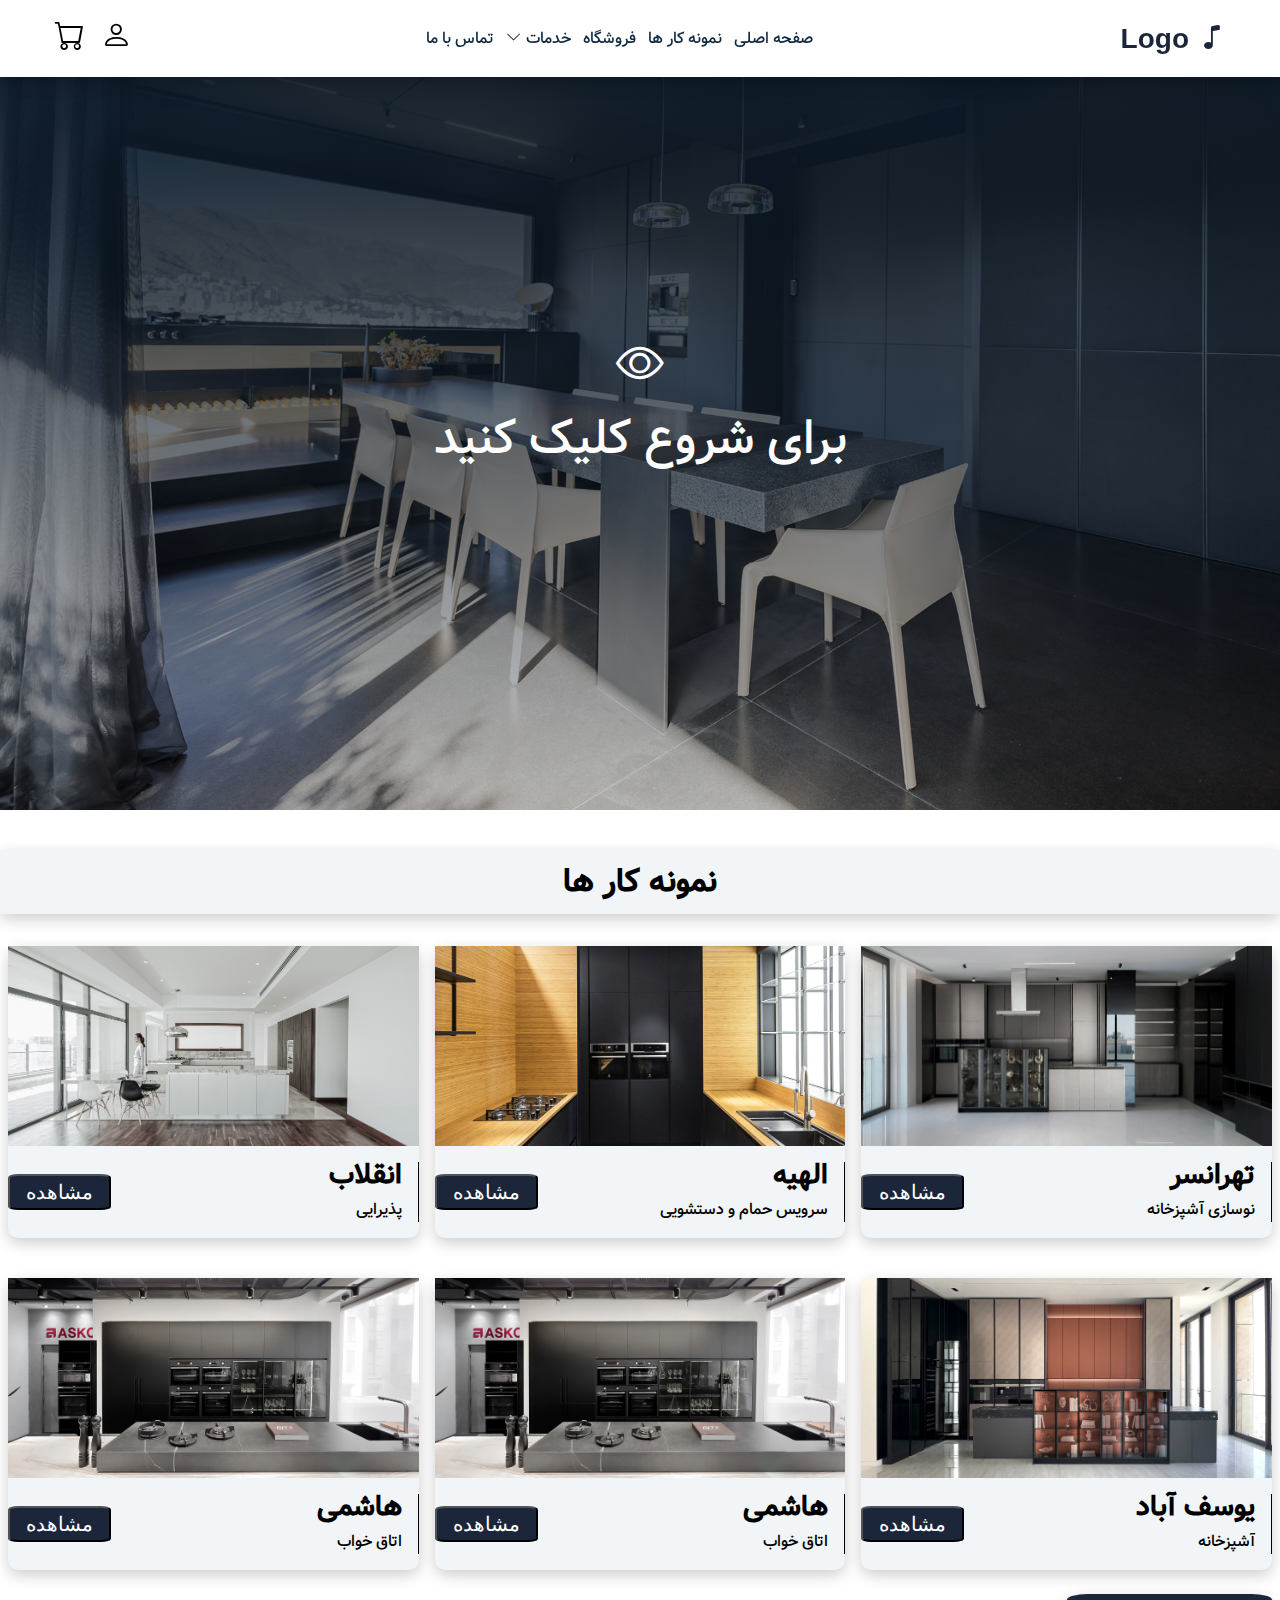
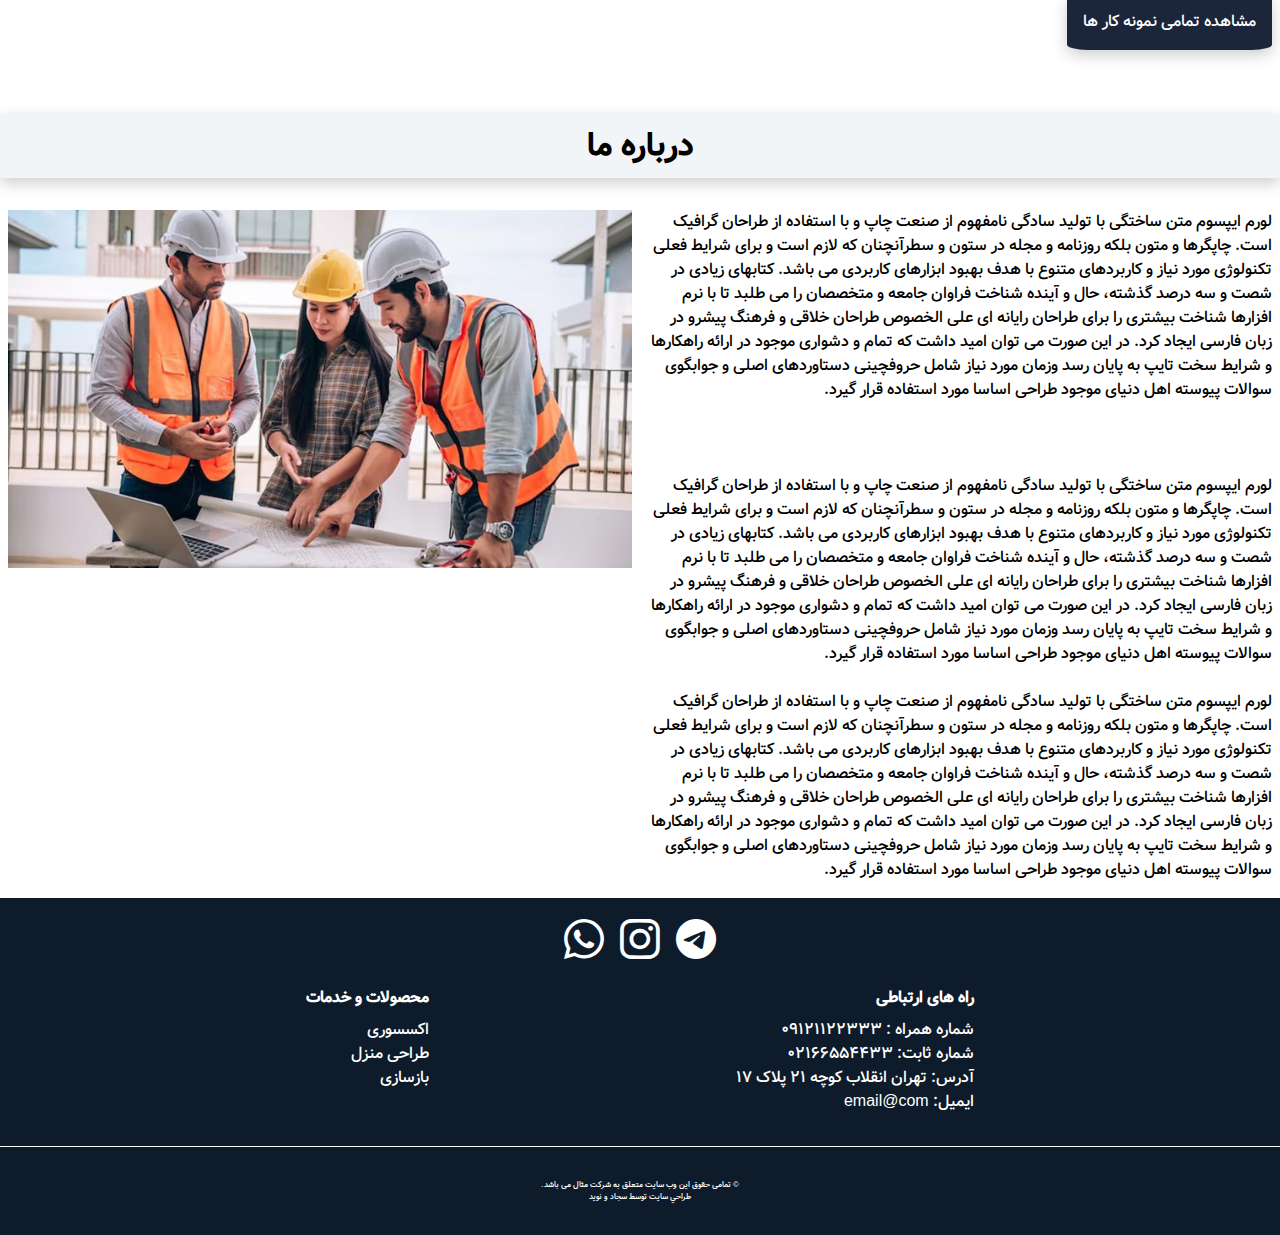
<file: Project-1/index.html>
<!DOCTYPE html>
<html lang="fa" dir="rtl">
    <head>
        <meta charset="UTF-8" />
        <meta http-equiv="X-UA-Compatible" content="IE=edge" />
        <meta name="viewport" content="width=device-width, initial-scale=1.0" />
        <title>Test Website</title>
        <!-- bootstrap icons -->
        <link rel="stylesheet" href="./assets/css/main.css" />
        <!-- style css -->
        <link rel="stylesheet" href="./assets/css/bootstrap-icons.css" />
        <!-- favicon -->
    </head>
    <body>
        <!-- header -->

        <!-- Navbar  -->
        <nav class="navbar">
            <div class="navbar-center">
                <div class="nav-header">
                    <div>
                        <a href="#">
                            <h3><i class="bi bi-music-note"></i> Logo</h3></a
                        >
                    </div>
                    <div class="nav-icons-left">
                        <div class="nav-left-icons-m">
                            <a href="#">
                                <i
                                    class="nav-left-icon bi bi-person"
                                    id="sign-icon-nav"
                                ></i>
                            </a>
                            <ul
                                class="index-signup-dropdown-m"
                                id="index-signup-dropdown-m"
                            >
                                <li style="margin-bottom: 1rem">
                                    <a href="./login.html"> ورود</a>
                                </li>
                                <li><a href="./sign-up.html"> ثبت نام </a></li>
                            </ul>
                            <a href="./shop-cart.html">
                                <i class="nav-left-icon-2 bi bi-cart"></i>
                            </a>
                        </div>
                        <button
                            class="nav-toggle"
                            id="nav-toggle"
                            type="button"
                        >
                            <i class="bi bi-list-nested"></i>
                        </button>
                    </div>
                </div>
                <ul class="nav-links" id="nav-links">
                    <li>
                        <a class="nav-link scroll-link" href="./index.html">
                            صفحه اصلی
                        </a>
                    </li>
                    <li>
                        <a
                            class="nav-link scroll-link"
                            href="./works-total.html"
                        >
                            نمونه کار ها
                        </a>
                    </li>
                    <li>
                        <a class="nav-link scroll-link" href="./products.html">
                            فروشگاه
                        </a>
                    </li>
                    <li class="sd-container">
                        <a
                            class="nav-link scroll-link"
                            id="sd-container"
                            href="#articles"
                        >
                            خدمات
                            <i class="bi bi-chevron-down"></i>
                        </a>
                        <ul class="services-dropdown" id="sd-container-2">
                            <div class="services-dropdown-items">
                                <li class="sd-container-2">
                                    <a href="#" id="dropdown-2">
                                        طراحی فضای داخلی
                                        <i class="bi bi-chevron-left"></i>
                                    </a>
                                    <ul
                                        class="services-dropdown-2"
                                        id="services-dropdown-2"
                                    >
                                        <div class="services-dropdown-items-2">
                                            <li><a href=""> بالکن</a></li>
                                            <li><a href=""> حیاط </a></li>
                                            <li><a href=""> پذیرایی</a></li>
                                        </div>
                                    </ul>
                                </li>
                                <li class="sd-container-2">
                                    <a href="#" id="dropdown-22">
                                        طراحی دکوراسیون منزل
                                        <i class="bi bi-chevron-left"></i>
                                    </a>
                                    <ul
                                        class="services-dropdown-2"
                                        id="services-dropdown-22"
                                    >
                                        <div class="services-dropdown-items-2">
                                            <li><a href=""> اشپزخانه</a></li>
                                            <li><a href=""> اتاق</a></li>
                                            <li><a href=""> حمام</a></li>
                                        </div>
                                    </ul>
                                </li>
                            </div>
                        </ul>
                    </li>
                    <li>
                        <a
                            class="nav-link scroll-link"
                            href="./contact-us.html"
                        >
                            تماس با ما
                        </a>
                    </li>
                </ul>
                <div class="nav-left-icons">
                    <div class="index-signup">
                        <a href="">
                            <i class="nav-left-icon bi bi-person"></i>
                        </a>
                        <ul class="index-signup-dropdown">
                            <li><a href="./login.html"> ورود</a></li>
                            <li><a href="./sign-up.html"> ثبت نام </a></li>
                        </ul>
                    </div>
                    <div>
                        <a href="./shop-cart.html">
                            <i class="nav-left-icon-2 bi bi-cart"></i>
                        </a>
                    </div>
                </div>
            </div>
        </nav>
        <!-- End of Navbar  -->

        <header class="header" id="home">
            <!-- hero -->
            <div class="hero">
                <img src="./assets/images/hero.jpg" alt="" />
                <a href="#">
                    <i class="bi bi-eye hero-icon"></i>
                    <p class="hero-text">برای شروع کلیک کنید</p>
                </a>
            </div>
            <!-- End of Hero -->
        </header>
        <!-- End of header -->

        <!-- Featured -->
        <div class="section-title">
            <h1>نمونه کار ها</h1>
        </div>

        <section class="section">
            <div class="feature-articles">
                <article class="feature-article">
                    <div>
                        <div class="feature-img-container">
                            <img
                                class="feature-img"
                                src="./assets/images/image-1.jpg"
                                alt=""
                            />
                        </div>
                        <div class="feature-info">
                            <div class="feature-info-text">
                                <h3>تهرانسر</h3>
                                <p>نوسازی آشپزخانه</p>
                            </div>
                            <div>
                                <a href="./works.html">
                                    <button class="btn btn-feature">
                                        مشاهده
                                    </button>
                                </a>
                            </div>
                        </div>
                    </div>
                </article>

                <article class="feature-article">
                    <div>
                        <div class="feature-img-container">
                            <img
                                class="feature-img"
                                src="./assets/images/image-2.jpg"
                                alt=""
                            />
                        </div>
                        <div class="feature-info">
                            <div class="feature-info-text">
                                <h3>الهیه</h3>
                                <p>سرویس حمام و دستشویی</p>
                            </div>
                            <div>
                                <a href="./works.html">
                                    <button class="btn btn-feature">
                                        مشاهده
                                    </button>
                                </a>
                            </div>
                        </div>
                    </div>
                </article>
                <article class="feature-article">
                    <div>
                        <div class="feature-img-container">
                            <img
                                class="feature-img"
                                src="./assets/images/image-3.jpg"
                                alt=""
                            />
                        </div>
                        <div class="feature-info">
                            <div class="feature-info-text">
                                <h3>انقلاب</h3>
                                <p>پذیرایی</p>
                            </div>
                            <div>
                                <a href="./works.html">
                                    <button class="btn btn-feature">
                                        مشاهده
                                    </button>
                                </a>
                            </div>
                        </div>
                    </div>
                </article>
                <article class="feature-article">
                    <div>
                        <div class="feature-img-container">
                            <img
                                class="feature-img"
                                src="./assets/images/image-4.jpg"
                                alt=""
                            />
                        </div>
                        <div class="feature-info">
                            <div class="feature-info-text">
                                <h3>یوسف آباد</h3>
                                <p>آشپزخانه</p>
                            </div>
                            <div>
                                <a href="./works.html">
                                    <button class="btn btn-feature">
                                        مشاهده
                                    </button>
                                </a>
                            </div>
                        </div>
                    </div>
                </article>

                <article class="feature-article">
                    <div>
                        <div class="feature-img-container">
                            <img
                                class="feature-img"
                                src="./assets/images/image-5.jpg"
                                alt=""
                            />
                        </div>
                        <div class="feature-info">
                            <div class="feature-info-text">
                                <h3>هاشمی</h3>
                                <p>اتاق خواب</p>
                            </div>
                            <div>
                                <a href="./works.html">
                                    <button class="btn btn-feature">
                                        مشاهده
                                    </button>
                                </a>
                            </div>
                        </div>
                    </div>
                </article>

                <article class="feature-article">
                    <div>
                        <div class="feature-img-container">
                            <img
                                class="feature-img"
                                src="./assets/images/image-5.jpg"
                                alt=""
                            />
                        </div>
                        <div class="feature-info">
                            <div class="feature-info-text">
                                <h3>هاشمی</h3>
                                <p>اتاق خواب</p>
                            </div>
                            <div>
                                <a href="./works.html">
                                    <button class="btn btn-feature">
                                        مشاهده
                                    </button>
                                </a>
                            </div>
                        </div>
                    </div>
                </article>
                
                <!-- <article class="feature-article">
                    <div class="works-see-more">
                        <a href="./works-total.html" class="btn">
                            مشاهده همه نمونه کار ها
                        </a>
                    </div>
                </article> -->
            </div>
            <div class="seemore-works">
                <a href="./works-total.html"> مشاهده تمامی نمونه کار ها </a>
            </div>
            
        </section>
        <!-- End of Featured -->

        <!-- about us -->
        <div class="section-title" id="about">
            <h1>درباره ما</h1>
        </div>
        <section class="section about-section">
            <div class="about-text">
                <p>
                    لورم ایپسوم متن ساختگی با تولید سادگی نامفهوم از صنعت چاپ و
                    با استفاده از طراحان گرافیک است. چاپگرها و متون بلکه روزنامه
                    و مجله در ستون و سطرآنچنان که لازم است و برای شرایط فعلی
                    تکنولوژی مورد نیاز و کاربردهای متنوع با هدف بهبود ابزارهای
                    کاربردی می باشد. کتابهای زیادی در شصت و سه درصد گذشته، حال و
                    آینده شناخت فراوان جامعه و متخصصان را می طلبد تا با نرم
                    افزارها شناخت بیشتری را برای طراحان رایانه ای علی الخصوص
                    طراحان خلاقی و فرهنگ پیشرو در زبان فارسی ایجاد کرد. در این
                    صورت می توان امید داشت که تمام و دشواری موجود در ارائه
                    راهکارها و شرایط سخت تایپ به پایان رسد وزمان مورد نیاز شامل
                    حروفچینی دستاوردهای اصلی و جوابگوی سوالات پیوسته اهل دنیای
                    موجود طراحی اساسا مورد استفاده قرار گیرد.
                </p>
                <br />
                <br />
                <br />
                <p>
                    لورم ایپسوم متن ساختگی با تولید سادگی نامفهوم از صنعت چاپ و
                    با استفاده از طراحان گرافیک است. چاپگرها و متون بلکه روزنامه
                    و مجله در ستون و سطرآنچنان که لازم است و برای شرایط فعلی
                    تکنولوژی مورد نیاز و کاربردهای متنوع با هدف بهبود ابزارهای
                    کاربردی می باشد. کتابهای زیادی در شصت و سه درصد گذشته، حال و
                    آینده شناخت فراوان جامعه و متخصصان را می طلبد تا با نرم
                    افزارها شناخت بیشتری را برای طراحان رایانه ای علی الخصوص
                    طراحان خلاقی و فرهنگ پیشرو در زبان فارسی ایجاد کرد. در این
                    صورت می توان امید داشت که تمام و دشواری موجود در ارائه
                    راهکارها و شرایط سخت تایپ به پایان رسد وزمان مورد نیاز شامل
                    حروفچینی دستاوردهای اصلی و جوابگوی سوالات پیوسته اهل دنیای
                    موجود طراحی اساسا مورد استفاده قرار گیرد.
                </p>
                <br />
                <p>
                    لورم ایپسوم متن ساختگی با تولید سادگی نامفهوم از صنعت چاپ و
                    با استفاده از طراحان گرافیک است. چاپگرها و متون بلکه روزنامه
                    و مجله در ستون و سطرآنچنان که لازم است و برای شرایط فعلی
                    تکنولوژی مورد نیاز و کاربردهای متنوع با هدف بهبود ابزارهای
                    کاربردی می باشد. کتابهای زیادی در شصت و سه درصد گذشته، حال و
                    آینده شناخت فراوان جامعه و متخصصان را می طلبد تا با نرم
                    افزارها شناخت بیشتری را برای طراحان رایانه ای علی الخصوص
                    طراحان خلاقی و فرهنگ پیشرو در زبان فارسی ایجاد کرد. در این
                    صورت می توان امید داشت که تمام و دشواری موجود در ارائه
                    راهکارها و شرایط سخت تایپ به پایان رسد وزمان مورد نیاز شامل
                    حروفچینی دستاوردهای اصلی و جوابگوی سوالات پیوسته اهل دنیای
                    موجود طراحی اساسا مورد استفاده قرار گیرد.
                </p>
            </div>
            <div class="about-img">
                <img src="./assets/images/image-6.jpg" alt="" />
            </div>
        </section>
        <!-- End of about us -->

        <!-- footer -->
        <footer class="footer">
            <div class="footer-icons">
                <ul class="footer-icon">
                    <li>
                        <a href=""><i class="bi bi-telegram"></i></a>
                    </li>
                    <li>
                        <a href=""><i class="bi bi-instagram"></i> </a>
                    </li>
                    <li>
                        <a href=""><i class="bi bi-whatsapp"></i></a>
                    </li>
                </ul>
            </div>
            <div class="footer-links">
                <div class="footer-contacts">
                    <h4>راه های ارتباطی</h4>
                    <ul>
                        <li>شماره همراه : 09121122333</li>
                        <li>شماره ثابت: 02166554433</li>
                        <li>آدرس: تهران انقلاب کوچه 21 پلاک 17</li>
                        <li>ایمیل: email@com</li>
                    </ul>
                </div>
                <div class="footer-contacts">
                    <h4>محصولات و خدمات</h4>
                    <ul>
                        <li><a href=""> اکسسوری </a></li>
                        <li><a href=""> طراحی منزل </a></li>
                        <li><a href="">بازسازی </a></li>
                    </ul>
                </div>
            </div>
            <div class="footer-rights">
                <p>© تمامی حقوق این وب سایت متعلق به شرکت مثال می باشد.</p>
                <p>طراحي سایت توسط سجاد و نوید</p>
            </div>
        </footer>
        <!-- End offooter -->

        <script src="./assets/js/app.js"></script>
    </body>
</html>
</file>
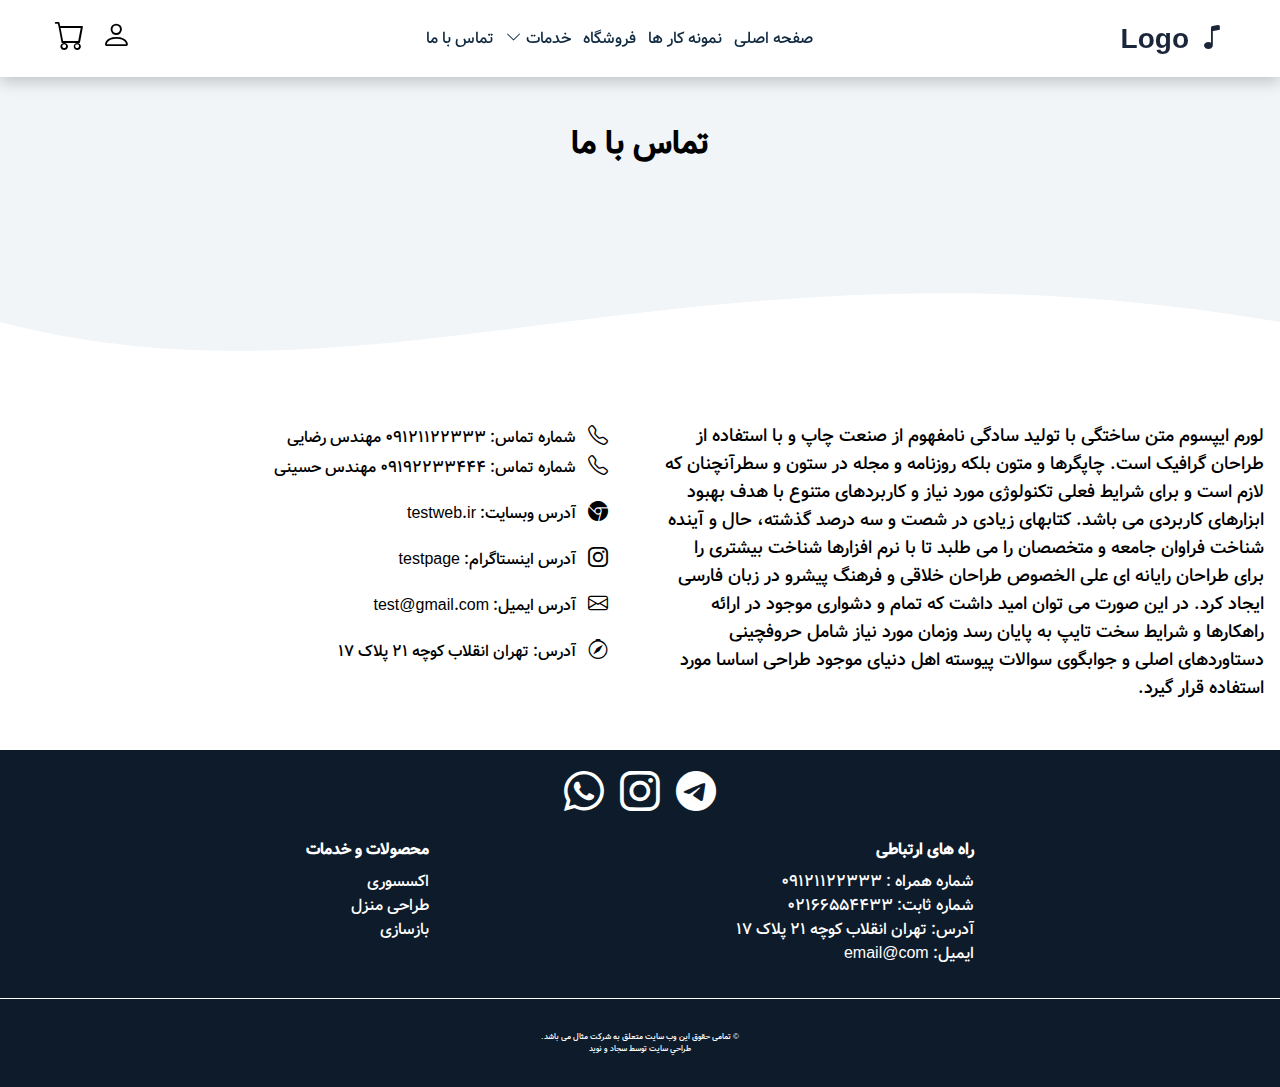
<file: Project-1/contact-us.html>
<!DOCTYPE html>
<html lang="fa" dir="rtl">
    <head>
        <meta charset="UTF-8" />
        <meta http-equiv="X-UA-Compatible" content="IE=edge" />
        <meta name="viewport" content="width=device-width, initial-scale=1.0" />
        <title>Test Website</title>
        <!-- bootstrap icons -->
        <link rel="stylesheet" href="./assets/css/main.css" />
        <!-- style css -->
        <link rel="stylesheet" href="./assets/css/bootstrap-icons.css" />
        <!-- favicon -->
    </head>
    <body>
        <!-- Navbar  -->
        <nav class="navbar">
            <div class="navbar-center">
                <div class="nav-header">
                    <div>
                        <a href="#">
                            <h3><i class="bi bi-music-note"></i> Logo</h3></a
                        >
                    </div>
                    <div class="nav-icons-left">
                        <div class="nav-left-icons-m">
                            <a href="#"> <i class="nav-left-icon bi bi-person" id="sign-icon-nav"></i> </a>
                            <ul class="index-signup-dropdown-m" id="index-signup-dropdown-m">
                                <li style="margin-bottom: 1rem;"> <a href="./login.html">  ورود</a> </li>
                                <li> <a href="./sign-up.html"> ثبت نام </a>  </li>
                            </ul>
                            <a href="./shop-cart.html"> <i class="nav-left-icon-2 bi bi-cart"></i> </a>
                        </div>
                        <button class="nav-toggle" id="nav-toggle" type="button">
                            <i class="bi bi-list-nested"></i>
                        </button>
                    </div>
                </div>
                <ul class="nav-links" id="nav-links">
                    <li>
                        <a class="nav-link scroll-link" href="./index.html">
                            صفحه اصلی
                        </a>
                    </li>
                    <li>
                        <a class="nav-link scroll-link" href="./works-total.html">
                            نمونه کار ها
                        </a>
                    </li>
                    <li>
                        <a class="nav-link scroll-link" href="./products.html">
                            فروشگاه
                        </a>
                    </li>
                    <li class="sd-container">
                        <a class="nav-link scroll-link" id="sd-container" href="#articles">
                            خدمات
                            <i class="bi bi-chevron-down"></i>
                        </a>
                        <ul class="services-dropdown" id="sd-container-2">
                            <div class="services-dropdown-items">
                                <li class="sd-container-2" >
                                    <a href="#" id="dropdown-2">
                                        طراحی فضای داخلی
                                        <i class="bi bi-chevron-left"></i>
                                    </a>
                                    <ul class="services-dropdown-2" id="services-dropdown-2">
                                        <div class="services-dropdown-items-2">
                                            <li><a href=""> بالکن</a></li>
                                            <li><a href=""> حیاط </a></li>
                                            <li><a href=""> پذیرایی</a></li>
                                        </div>
                                    </ul>
                                </li>
                                <li class="sd-container-2">
                                    <a href="#" id="dropdown-22">
                                        طراحی دکوراسیون منزل
                                        <i class="bi bi-chevron-left"></i>
                                    </a>
                                    <ul class="services-dropdown-2" id="services-dropdown-22">
                                        <div class="services-dropdown-items-2">
                                            <li><a href=""> اشپزخانه</a></li>
                                            <li><a href=""> اتاق</a></li>
                                            <li><a href=""> حمام</a></li>
                                        </div>
                                    </ul>
                                </li>
                            </div>
                        </ul>
                    </li>
                    <li>
                        <a
                            class="nav-link scroll-link"
                            href="./contact-us.html"
                        >
                            تماس با ما
                        </a>
                    </li>
                </ul>
                <div class="nav-left-icons">
                    <div class="index-signup">
                        <a href=""> <i class="nav-left-icon bi bi-person"></i> </a>
                        <ul class="index-signup-dropdown">
                            <li> <a href="./login.html">  ورود</a> </li>
                            <li> <a href="./sign-up.html"> ثبت نام </a>  </li>
                        </ul>
                    </div>
                    <div>
                        <a href="./shop-cart.html"> <i class="nav-left-icon-2 bi bi-cart"></i> </a>
                    </div>
                </div>
            </div>
        </nav>
        <!-- End of Navbar  -->
        <div class="product-hero">
            <h1>تماس با ما </h1>
        </div>

        <!-- wavy background -->
        <div style="height: 150px; overflow: hidden">
            <svg
                viewBox="0 0 500 150"
                preserveAspectRatio="none"
                style="height: 100%; width: 100%"
            >
                <path
                    d="M0.00,49.98 C149.99,150.00 271.49,-49.98 500.00,49.98 L500.00,0.00 L0.00,0.00 Z"
                    style="stroke: none; fill: var(--clr-grey-4)"
                ></path>
            </svg>
        </div>

        <!-- contact us  -->
        <section>
            <div class="contact-container">
                <div class="contact-main-text">
                    <p>
                        لورم ایپسوم متن ساختگی با تولید سادگی نامفهوم از صنعت
                        چاپ و با استفاده از طراحان گرافیک است. چاپگرها و متون
                        بلکه روزنامه و مجله در ستون و سطرآنچنان که لازم است و
                        برای شرایط فعلی تکنولوژی مورد نیاز و کاربردهای متنوع با
                        هدف بهبود ابزارهای کاربردی می باشد. کتابهای زیادی در شصت
                        و سه درصد گذشته، حال و آینده شناخت فراوان جامعه و
                        متخصصان را می طلبد تا با نرم افزارها شناخت بیشتری را
                        برای طراحان رایانه ای علی الخصوص طراحان خلاقی و فرهنگ
                        پیشرو در زبان فارسی ایجاد کرد. در این صورت می توان امید
                        داشت که تمام و دشواری موجود در ارائه راهکارها و شرایط
                        سخت تایپ به پایان رسد وزمان مورد نیاز شامل حروفچینی
                        دستاوردهای اصلی و جوابگوی سوالات پیوسته اهل دنیای موجود
                        طراحی اساسا مورد استفاده قرار گیرد.
                    </p>
                </div>
                <div class="contact-info">
                    <p>
                        <i class="bi bi-telephone"></i>
                        شماره تماس: 09121122333 مهندس رضایی <br />
                        <i class="bi bi-telephone"></i>
                        شماره تماس: 09192233444 مهندس حسینی
                    </p>
                    <p>
                        <i class="bi bi-browser-chrome"></i>
                        آدرس وبسایت: testweb.ir
                    </p>
                    <p>
                        <i class="bi bi-instagram"></i>
                        آدرس اینستاگرام: testpage
                    </p>
                    <p>
                        <i class="bi bi-envelope"></i>
                        آدرس ایمیل: test@gmail.com
                    </p>
                    <p>
                        <i class="bi bi-compass"></i>
                        آدرس: تهران انقلاب کوچه 21 پلاک 17
                    </p>
                </div>
            </div>
        </section>
        <!-- End of contact us  -->

        <!-- footer -->
        <footer class="footer">
            <div class="footer-icons">
                <ul class="footer-icon">
                    <li>
                        <a href=""><i class="bi bi-telegram"></i></a>
                    </li>
                    <li>
                        <a href=""><i class="bi bi-instagram"></i> </a>
                    </li>
                    <li>
                        <a href=""><i class="bi bi-whatsapp"></i></a>
                    </li>
                </ul>
            </div>
            <div class="footer-links">
                <div class="footer-contacts">
                    <h4>راه های ارتباطی</h4>
                    <ul>
                        <li>شماره همراه : 09121122333</li>
                        <li>شماره ثابت: 02166554433</li>
                        <li>آدرس: تهران انقلاب کوچه 21 پلاک 17</li>
                        <li>ایمیل: email@com</li>
                    </ul>
                </div>
                <div class="footer-contacts">
                    <h4>محصولات و خدمات</h4>
                    <ul>
                        <li><a href=""> اکسسوری </a></li>
                        <li><a href=""> طراحی منزل </a></li>
                        <li><a href="">بازسازی </a></li>
                    </ul>
                </div>
            </div>
            <div class="footer-rights">
                <p>© تمامی حقوق این وب سایت متعلق به شرکت مثال می باشد.</p>
                <p>طراحي سایت توسط سجاد و نوید</p>
            </div>
        </footer>
        <!-- End offooter -->

        <script src="./assets/js/app.js"></script>
    </body>
</html>
</file>
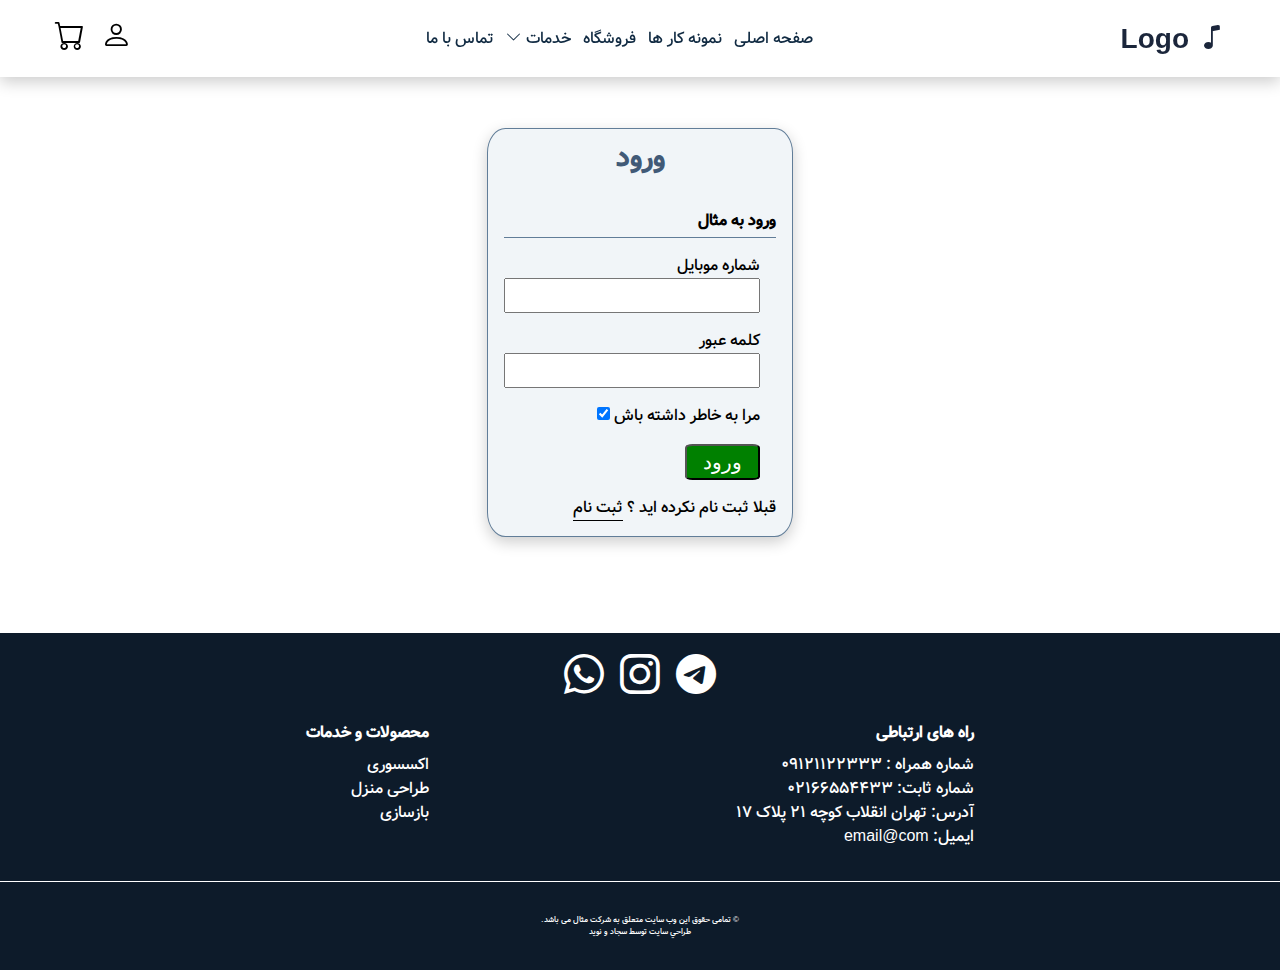
<file: Project-1/login.html>
<!DOCTYPE html>
<html lang="fa" dir="rtl">
    <head>
        <meta charset="UTF-8" />
        <meta http-equiv="X-UA-Compatible" content="IE=edge" />
        <meta name="viewport" content="width=device-width, initial-scale=1.0" />
        <title>Test Website</title>
        <!-- bootstrap icons -->
        <link rel="stylesheet" href="./assets/css/main.css" />
        <!-- style css -->
        <link rel="stylesheet" href="./assets/css/bootstrap-icons.css" />
        <!-- favicon -->
    </head>
    <body>
                <!-- Navbar  -->
                <nav class="navbar">
                    <div class="navbar-center">
                        <div class="nav-header">
                            <div>
                                <a href="#">
                                    <h3><i class="bi bi-music-note"></i> Logo</h3></a
                                >
                            </div>
                            <div class="nav-icons-left">
                                <div class="nav-left-icons-m">
                                    <a href="#"> <i class="nav-left-icon bi bi-person" id="sign-icon-nav"></i> </a>
                                    <ul class="index-signup-dropdown-m" id="index-signup-dropdown-m">
                                        <li style="margin-bottom: 1rem;"> <a href="./login.html">  ورود</a> </li>
                                        <li> <a href="./sign-up.html"> ثبت نام </a>  </li>
                                    </ul>
                                    <a href="./shop-cart.html"> <i class="nav-left-icon-2 bi bi-cart"></i> </a>
                                </div>
                                <button class="nav-toggle" id="nav-toggle" type="button">
                                    <i class="bi bi-list-nested"></i>
                                </button>
                            </div>
                        </div>
                        <ul class="nav-links" id="nav-links">
                            <li>
                                <a class="nav-link scroll-link" href="./index.html">
                                    صفحه اصلی
                                </a>
                            </li>
                            <li>
                                <a class="nav-link scroll-link" href="./works-total.html">
                                    نمونه کار ها
                                </a>
                            </li>
                            <li>
                                <a class="nav-link scroll-link" href="./products.html">
                                    فروشگاه
                                </a>
                            </li>
                            <li class="sd-container">
                                <a class="nav-link scroll-link" id="sd-container" href="#articles">
                                    خدمات
                                    <i class="bi bi-chevron-down"></i>
                                </a>
                                <ul class="services-dropdown" id="sd-container-2">
                                    <div class="services-dropdown-items">
                                        <li class="sd-container-2" >
                                            <a href="#" id="dropdown-2">
                                                طراحی فضای داخلی
                                                <i class="bi bi-chevron-left"></i>
                                            </a>
                                            <ul class="services-dropdown-2" id="services-dropdown-2">
                                                <div class="services-dropdown-items-2">
                                                    <li><a href=""> بالکن</a></li>
                                                    <li><a href=""> حیاط </a></li>
                                                    <li><a href=""> پذیرایی</a></li>
                                                </div>
                                            </ul>
                                        </li>
                                        <li class="sd-container-2">
                                            <a href="#" id="dropdown-22">
                                                طراحی دکوراسیون منزل
                                                <i class="bi bi-chevron-left"></i>
                                            </a>
                                            <ul class="services-dropdown-2" id="services-dropdown-22">
                                                <div class="services-dropdown-items-2">
                                                    <li><a href=""> اشپزخانه</a></li>
                                                    <li><a href=""> اتاق</a></li>
                                                    <li><a href=""> حمام</a></li>
                                                </div>
                                            </ul>
                                        </li>
                                    </div>
                                </ul>
                            </li>
                            <li>
                                <a
                                    class="nav-link scroll-link"
                                    href="./contact-us.html"
                                >
                                    تماس با ما
                                </a>
                            </li>
                        </ul>
                        <div class="nav-left-icons">
                            <div class="index-signup">
                                <a href=""> <i class="nav-left-icon bi bi-person"></i> </a>
                                <ul class="index-signup-dropdown">
                                    <li> <a href="./login.html">  ورود</a> </li>
                                    <li> <a href="./sign-up.html"> ثبت نام </a>  </li>
                                </ul>
                            </div>
                            <div>
                                <a href="./shop-cart.html"> <i class="nav-left-icon-2 bi bi-cart"></i> </a>
                            </div>
                        </div>
                    </div>
                </nav>
                <!-- End of Navbar  -->

        <section class="section" style="margin-top: 8rem;">
            <div class="sign-up-container">
                <div class="sign-up">
                    <div class="sign-form-title">
                        <h3> ورود </h3>
                    </div>
                    <div class="sign-up-form">
                        <h4> ورود به مثال </h4>
                        <form action="#">
                            <div class="sign-input-element">
                                <label for="phone-number"> شماره موبایل </label>
                                <div>
                                    <input type="text" id="phone-number" >
                                </div>
                            </div>
                            <div class="sign-input-element">
                                <label for="password"> کلمه عبور </label>
                                <div>
                                    <input type="text" id="password">
                                </div>
                            </div>
                            <div>
                                <label>
                                    مرا به خاطر داشته باش 
                                    <input type="checkbox" checked>
                                </label>
                            </div>
                            <div>
                                <button class="btn btn-login"> ورود </button>
                            </div>
                        </form>
                        <div>
                            <span> قبلا ثبت نام نکرده اید ؟</span>
                            <a href="" style="border-bottom: 1px solid;"> ثبت نام </a>
                        </div>
                    </div>
                </div>
            </div>
        </section>

        <!-- footer -->
        <footer class="footer">
            <div class="footer-icons">
                <ul class="footer-icon">
                    <li>
                        <a href=""><i class="bi bi-telegram"></i></a>
                    </li>
                    <li>
                        <a href=""><i class="bi bi-instagram"></i> </a>
                    </li>
                    <li>
                        <a href=""><i class="bi bi-whatsapp"></i></a>
                    </li>
                </ul>
            </div>
            <div class="footer-links">
                <div class="footer-contacts">
                    <h4>راه های ارتباطی</h4>
                    <ul>
                        <li>شماره همراه : 09121122333</li>
                        <li>شماره ثابت: 02166554433</li>
                        <li>آدرس: تهران انقلاب کوچه 21 پلاک 17</li>
                        <li>ایمیل: email@com</li>
                    </ul>
                </div>
                <div class="footer-contacts">
                    <h4>محصولات و خدمات</h4>
                    <ul>
                        <li><a href=""> اکسسوری </a></li>
                        <li><a href=""> طراحی منزل </a></li>
                        <li><a href="">بازسازی </a></li>
                    </ul>
                </div>
            </div>
            <div class="footer-rights">
                <p>© تمامی حقوق این وب سایت متعلق به شرکت مثال می باشد.</p>
                <p>طراحي سایت توسط سجاد و نوید</p>
            </div>
        </footer>
        <!-- End offooter -->

        <script src="./assets/js/app.js"></script>
    </body>
</html>
</file>
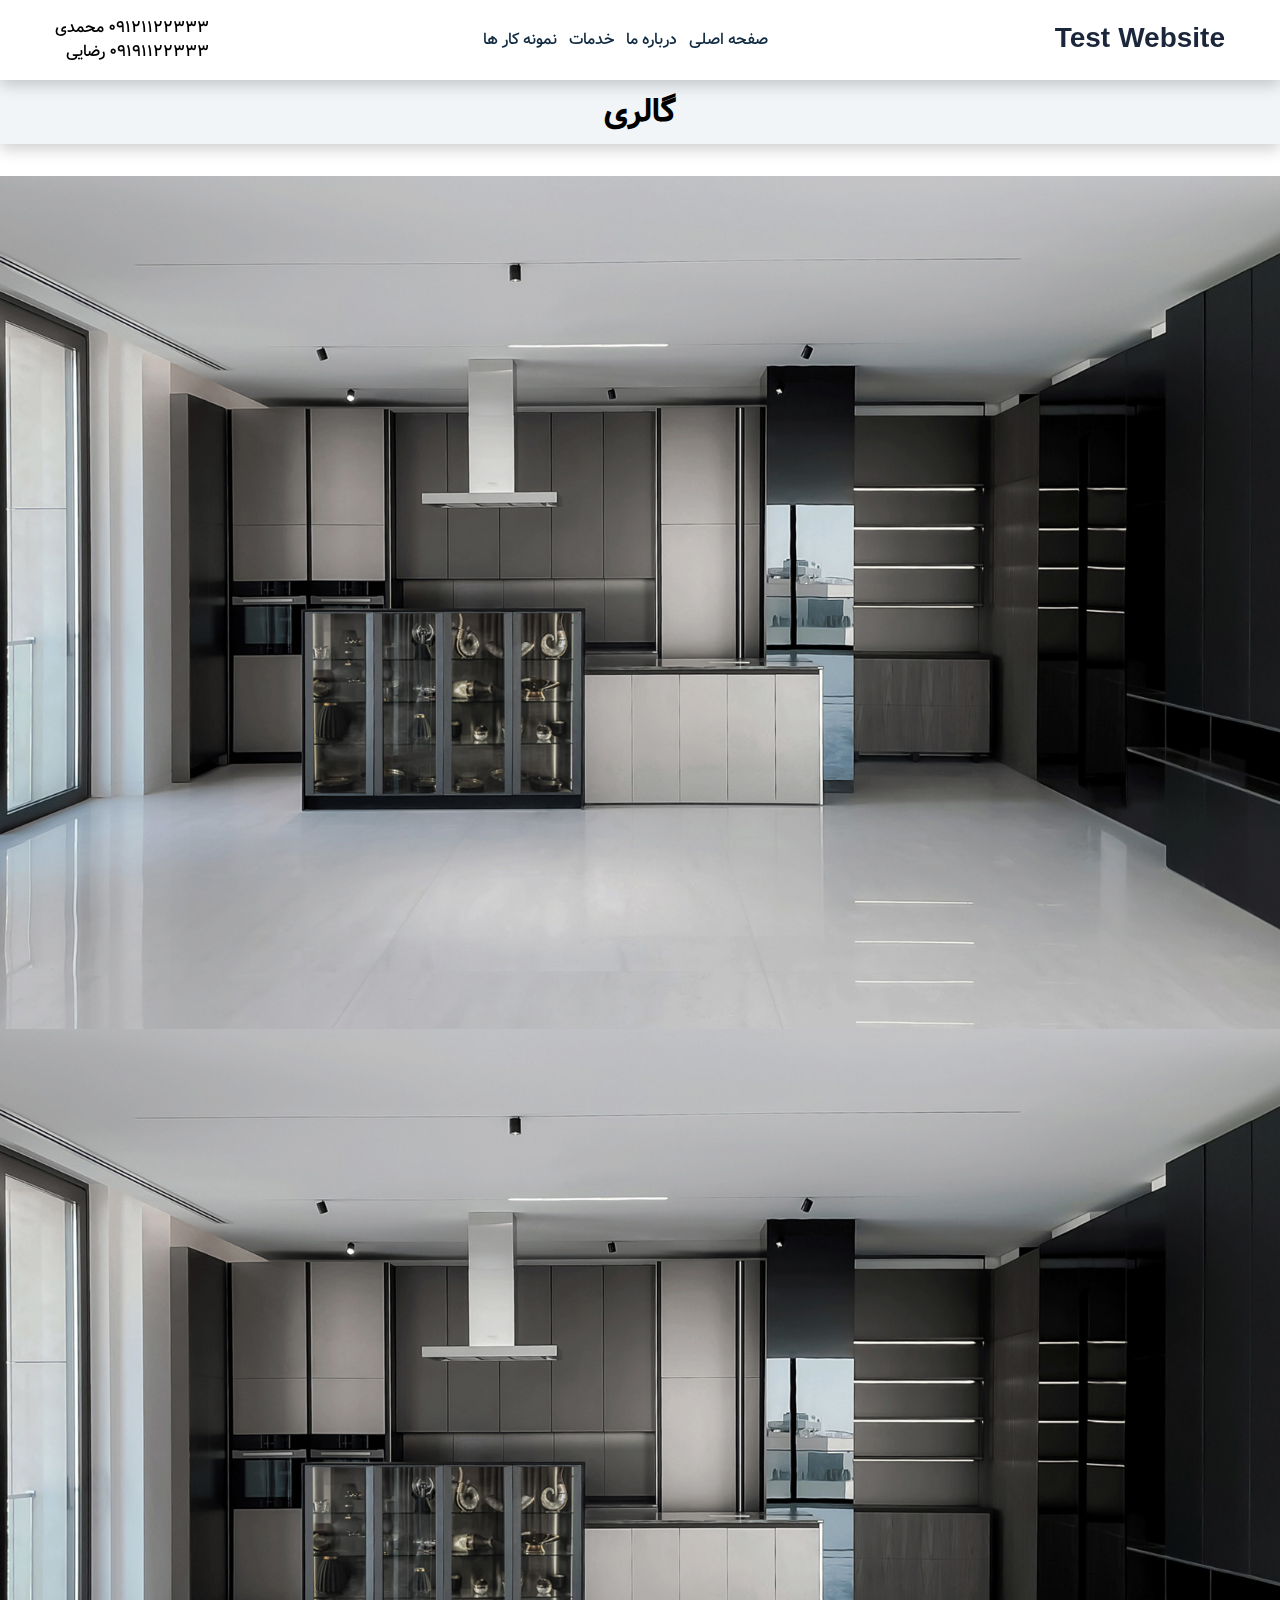
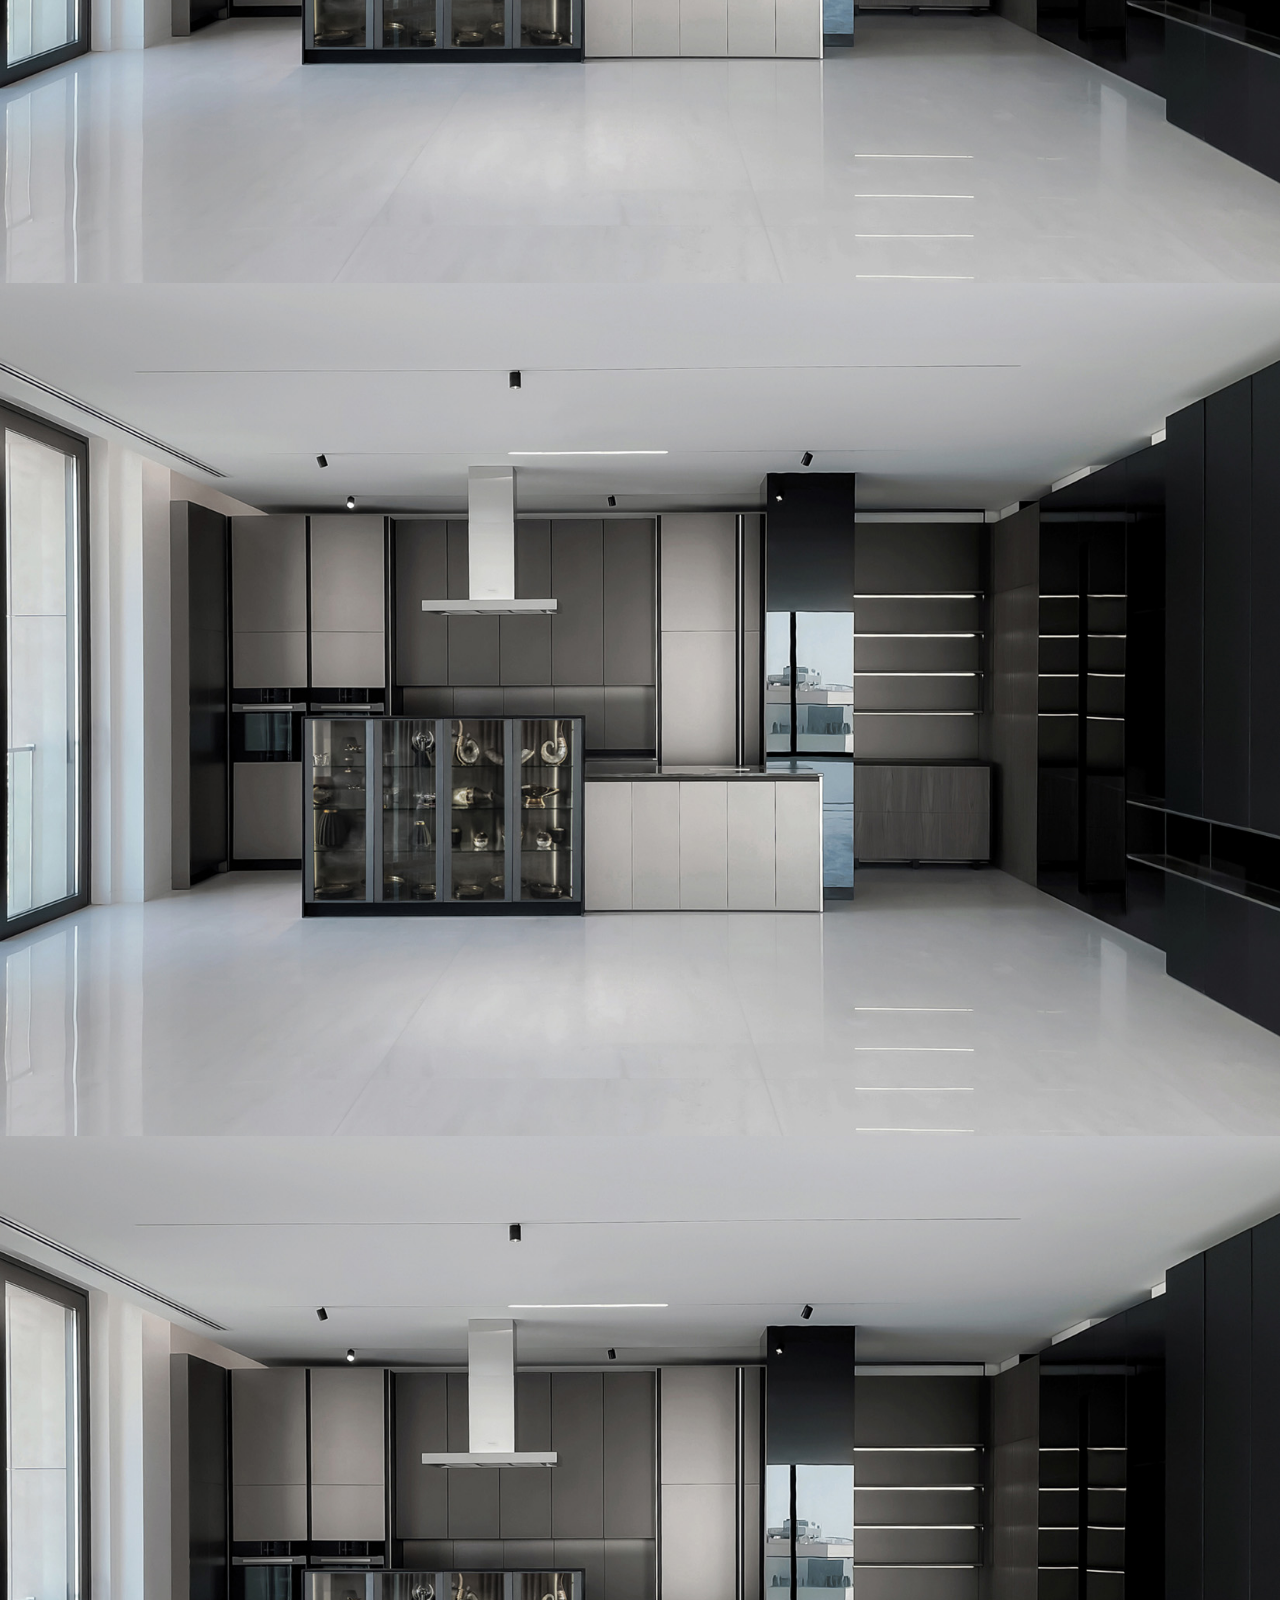
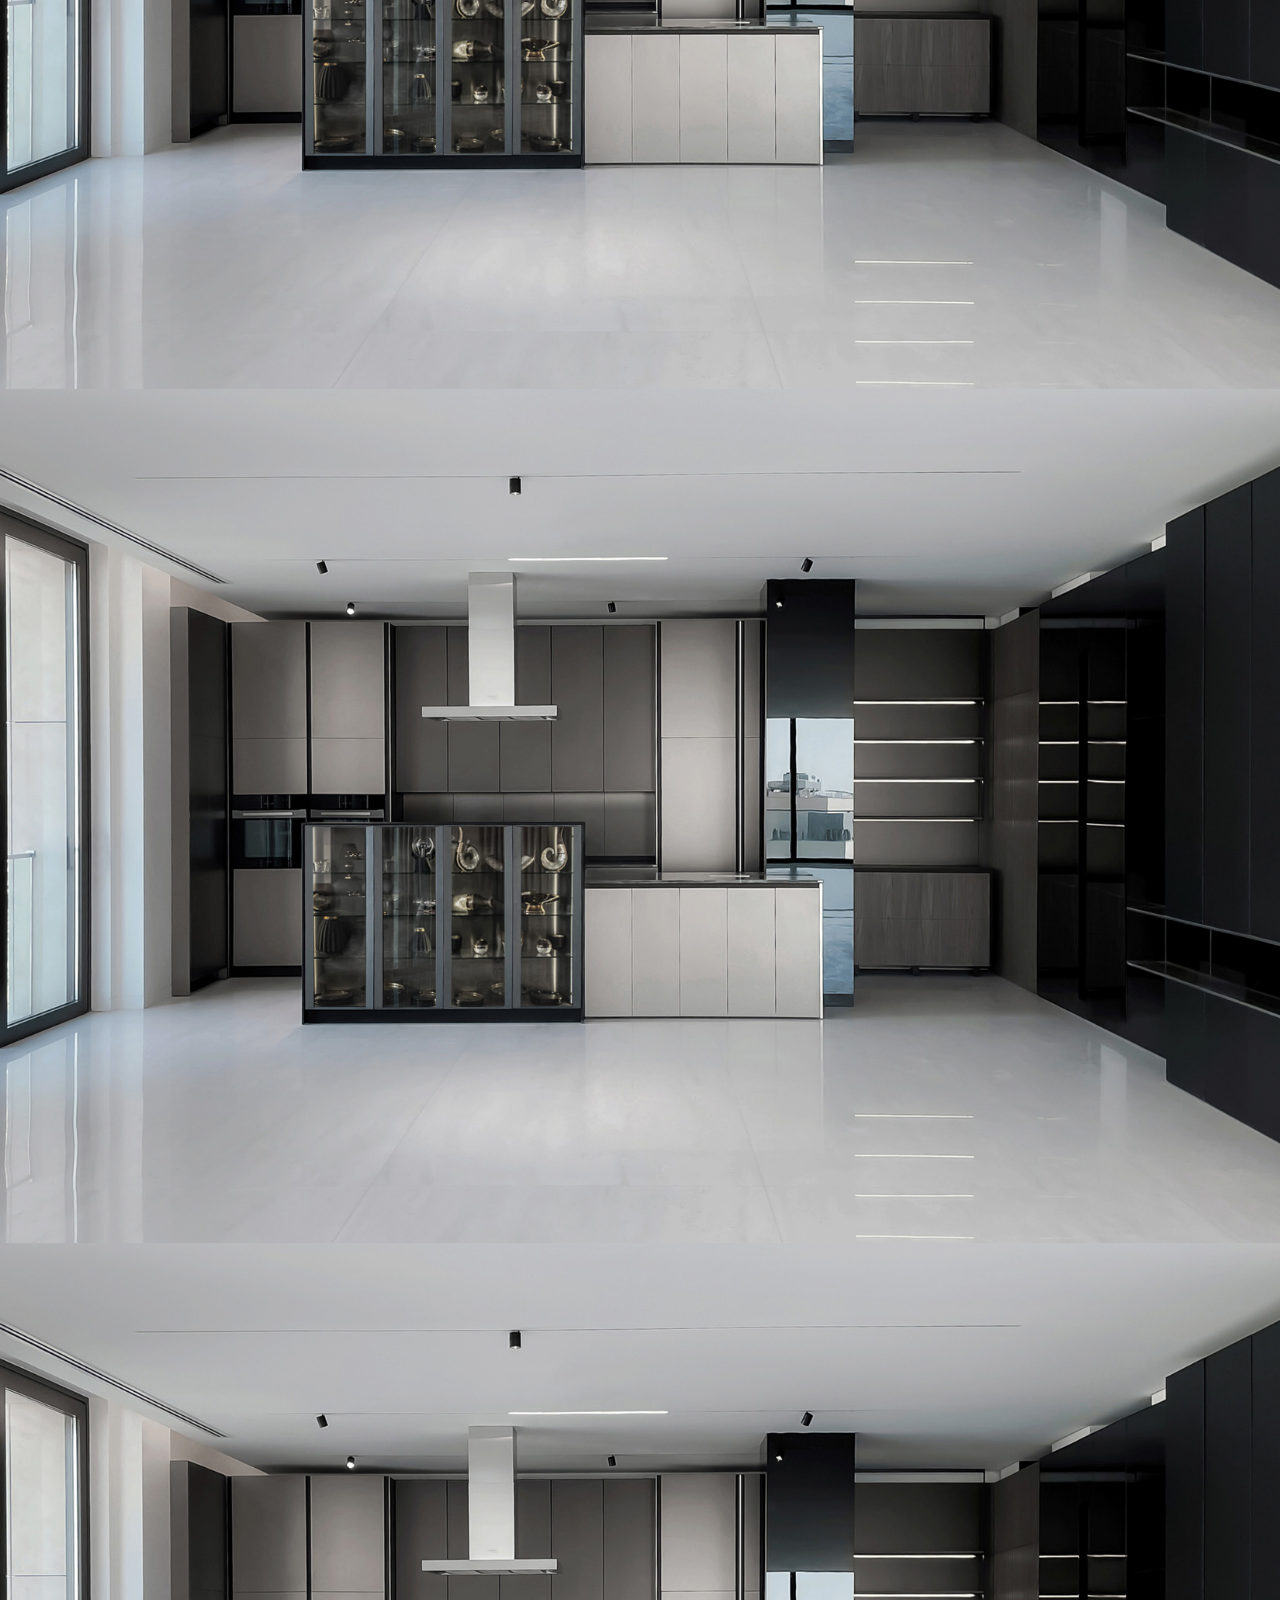
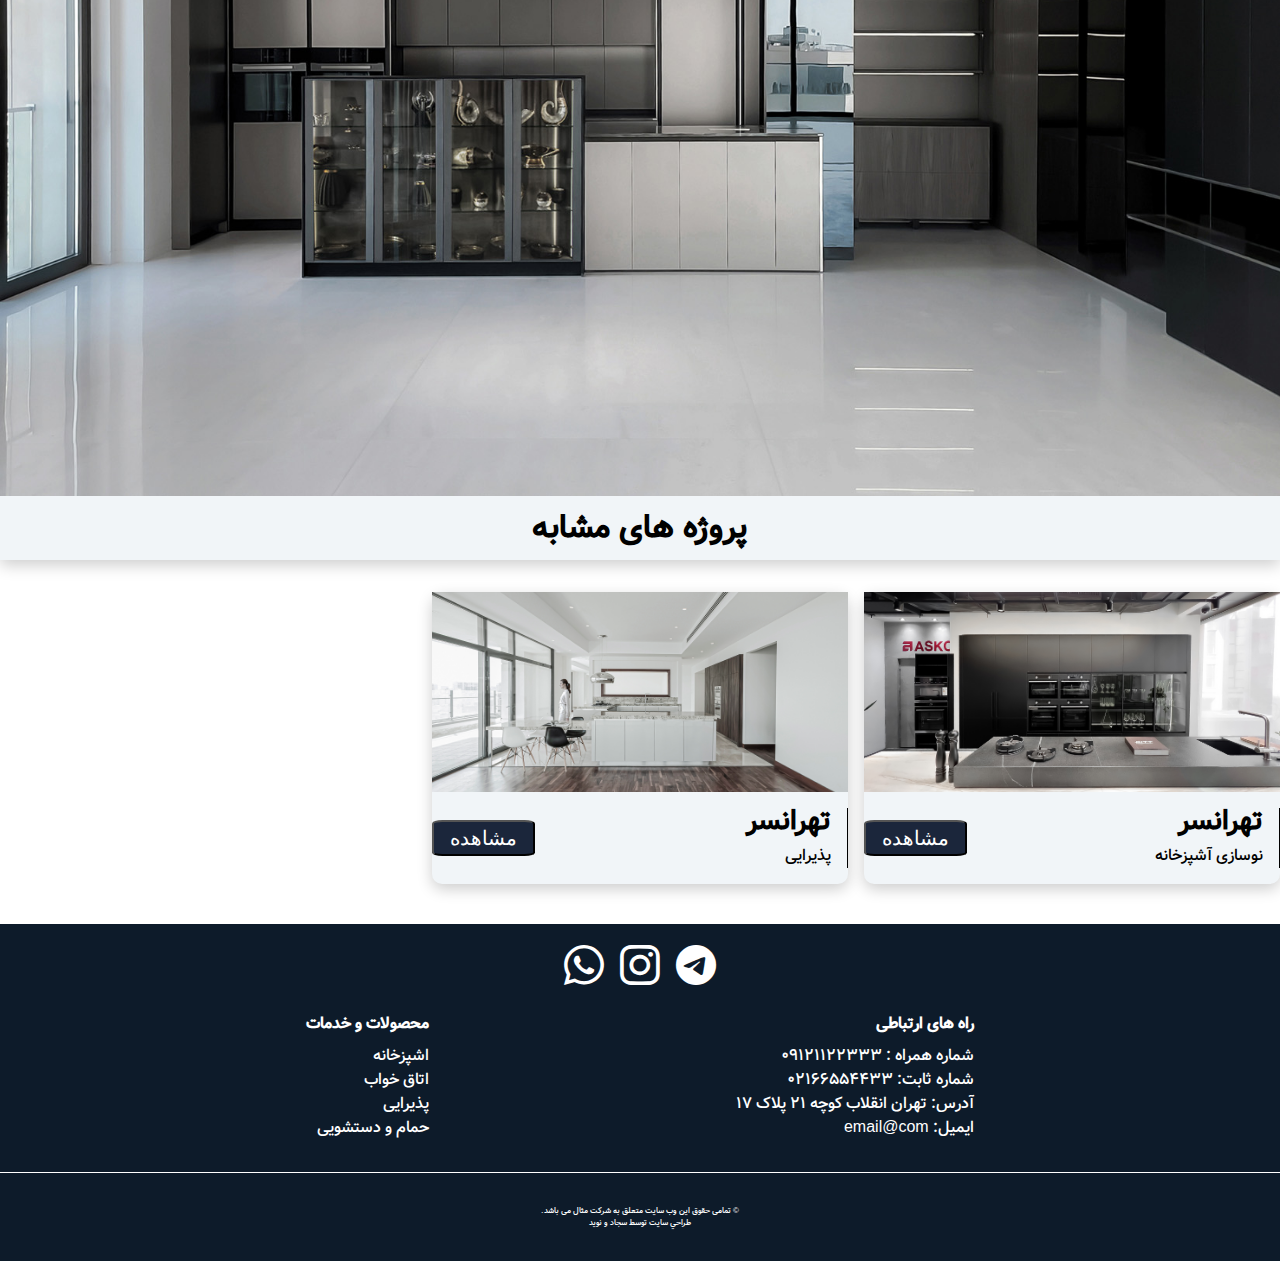
<file: Project-1/product.html>
<!DOCTYPE html>
<html lang="fa" dir="rtl">
    <head>
        <meta charset="UTF-8" />
        <meta http-equiv="X-UA-Compatible" content="IE=edge" />
        <meta name="viewport" content="width=device-width, initial-scale=1.0" />
        <title>Test Website</title>
        <!-- bootstrap icons -->
        <link rel="stylesheet" href="./assets/css/main.css" />
        <!-- style css -->
        <link rel="stylesheet" href="./assets/css/bootstrap-icons.css" />
        <!-- favicon -->
    </head>
    <body>
        <!-- Navbar  -->
        <nav class="navbar">
            <div class="navbar-center">
                <div class="nav-header">
                    <a href="./index.html"> <h3>Test Website</h3></a>
                    <button class="nav-toggle" id="nav-toggle" type="button">
                        <i class="bi bi-list-nested"></i>
                    </button>
                </div>
                <ul class="nav-links" id="nav-links">
                    <li>
                        <a class="nav-link scroll-link" href="#home">
                            صفحه اصلی
                        </a>
                    </li>
                    <li>
                        <a
                            class="nav-link scroll-link"
                            href="./contact-us.html"
                        >
                            درباره ما
                        </a>
                    </li>
                    <li>
                        <a class="nav-link scroll-link" href="#services">
                            خدمات
                        </a>
                    </li>
                    <li>
                        <a class="nav-link scroll-link" href="#articles">
                            نمونه کار ها
                        </a>
                    </li>
                </ul>
                <ul class="nav-icons">
                    <li>09121122333 محمدی</li>
                    <li>09191122333 رضایی</li>
                </ul>
            </div>
        </nav>
        <!-- End of Navbar  -->

        <section>
            <!-- hero-product -->
            <div class="hero-product"></div>
            <div class="product-container">
                <div class="product-hero-title">
                    <h1>تهرانسر</h1>
                </div>
                <div class="product-hero-text">
                    <p>طراحی توسط تیم مهندسی مثال</p>
                    <p>1402</p>
                </div>
            </div>
            <!-- End of hero-product -->

            <!-- gallary-product -->

            <div class="section-title section-title-product">
                <h1>گالری</h1>
            </div>
            <div class="product-gallary-container">
                <div class="product-gallary">
                    <img src="./assets/images/image-1.jpg" alt="" />
                </div>
                <div class="product-gallary">
                    <img src="./assets/images/image-1.jpg" alt="" />
                </div>
                <div class="product-gallary">
                    <img src="./assets/images/image-1.jpg" alt="" />
                </div>
                <div class="product-gallary">
                    <img src="./assets/images/image-1.jpg" alt="" />
                </div>
                <div class="product-gallary">
                    <img src="./assets/images/image-1.jpg" alt="" />
                </div>
                <div class="product-gallary">
                    <img src="./assets/images/image-1.jpg" alt="" />
                </div>
            </div>
            <!-- End of gallary-product -->

            <!-- similar projects-product -->
            <div class="section-title section-title-product">
                <h1>پروژه های مشابه</h1>
            </div>
            <div class="feature-articles product-similar-container">
                <article class="feature-article">
                    <div>
                        <div class="feature-img-container">
                            <img
                                class="feature-img"
                                src="./assets/images/image-5.jpg"
                                alt=""
                            />
                        </div>
                        <div class="feature-info">
                            <div class="feature-info-text">
                                <h3>تهرانسر</h3>
                                <p>نوسازی آشپزخانه</p>
                            </div>
                            <div>
                                <button class="btn btn-feature">مشاهده</button>
                            </div>
                        </div>
                    </div>
                </article>

                <article class="feature-article">
                    <div>
                        <div class="feature-img-container">
                            <img
                                class="feature-img"
                                src="./assets/images/image-3.jpg"
                                alt=""
                            />
                        </div>
                        <div class="feature-info">
                            <div class="feature-info-text">
                                <h3>تهرانسر</h3>
                                <p>پذیرایی</p>
                            </div>
                            <div>
                                <button class="btn btn-feature">مشاهده</button>
                            </div>
                        </div>
                    </div>
                </article>
            </div>
            <!-- End of similar projects-product -->
        </section>
        <!-- footer -->
        <footer class="footer">
            <div class="footer-icons">
                <ul class="footer-icon">
                    <li>
                        <a href=""><i class="bi bi-telegram"></i></a>
                    </li>
                    <li>
                        <a href=""><i class="bi bi-instagram"></i> </a>
                    </li>
                    <li>
                        <a href=""><i class="bi bi-whatsapp"></i></a>
                    </li>
                </ul>
            </div>
            <div class="footer-links">
                <div class="footer-contacts">
                    <h4>راه های ارتباطی</h4>
                    <ul>
                        <li>شماره همراه : 09121122333</li>
                        <li>شماره ثابت: 02166554433</li>
                        <li>آدرس: تهران انقلاب کوچه 21 پلاک 17</li>
                        <li>ایمیل: email@com</li>
                    </ul>
                </div>
                <div class="footer-contacts">
                    <h4>محصولات و خدمات</h4>
                    <ul>
                        <li><a href=""> اشپزخانه</a></li>
                        <li><a href=""> اتاق خواب </a></li>
                        <li><a href="">پذیرایی</a></li>
                        <li><a href=""> حمام و دستشویی</a></li>
                    </ul>
                </div>
            </div>
            <div class="footer-rights">
                <p>© تمامی حقوق این وب سایت متعلق به شرکت مثال می باشد.</p>
                <p>طراحي سایت توسط سجاد و نوید</p>
            </div>
        </footer>
        <!-- End offooter -->

        <script src="./assets/js/app.js"></script>
    </body>
</html>
</file>
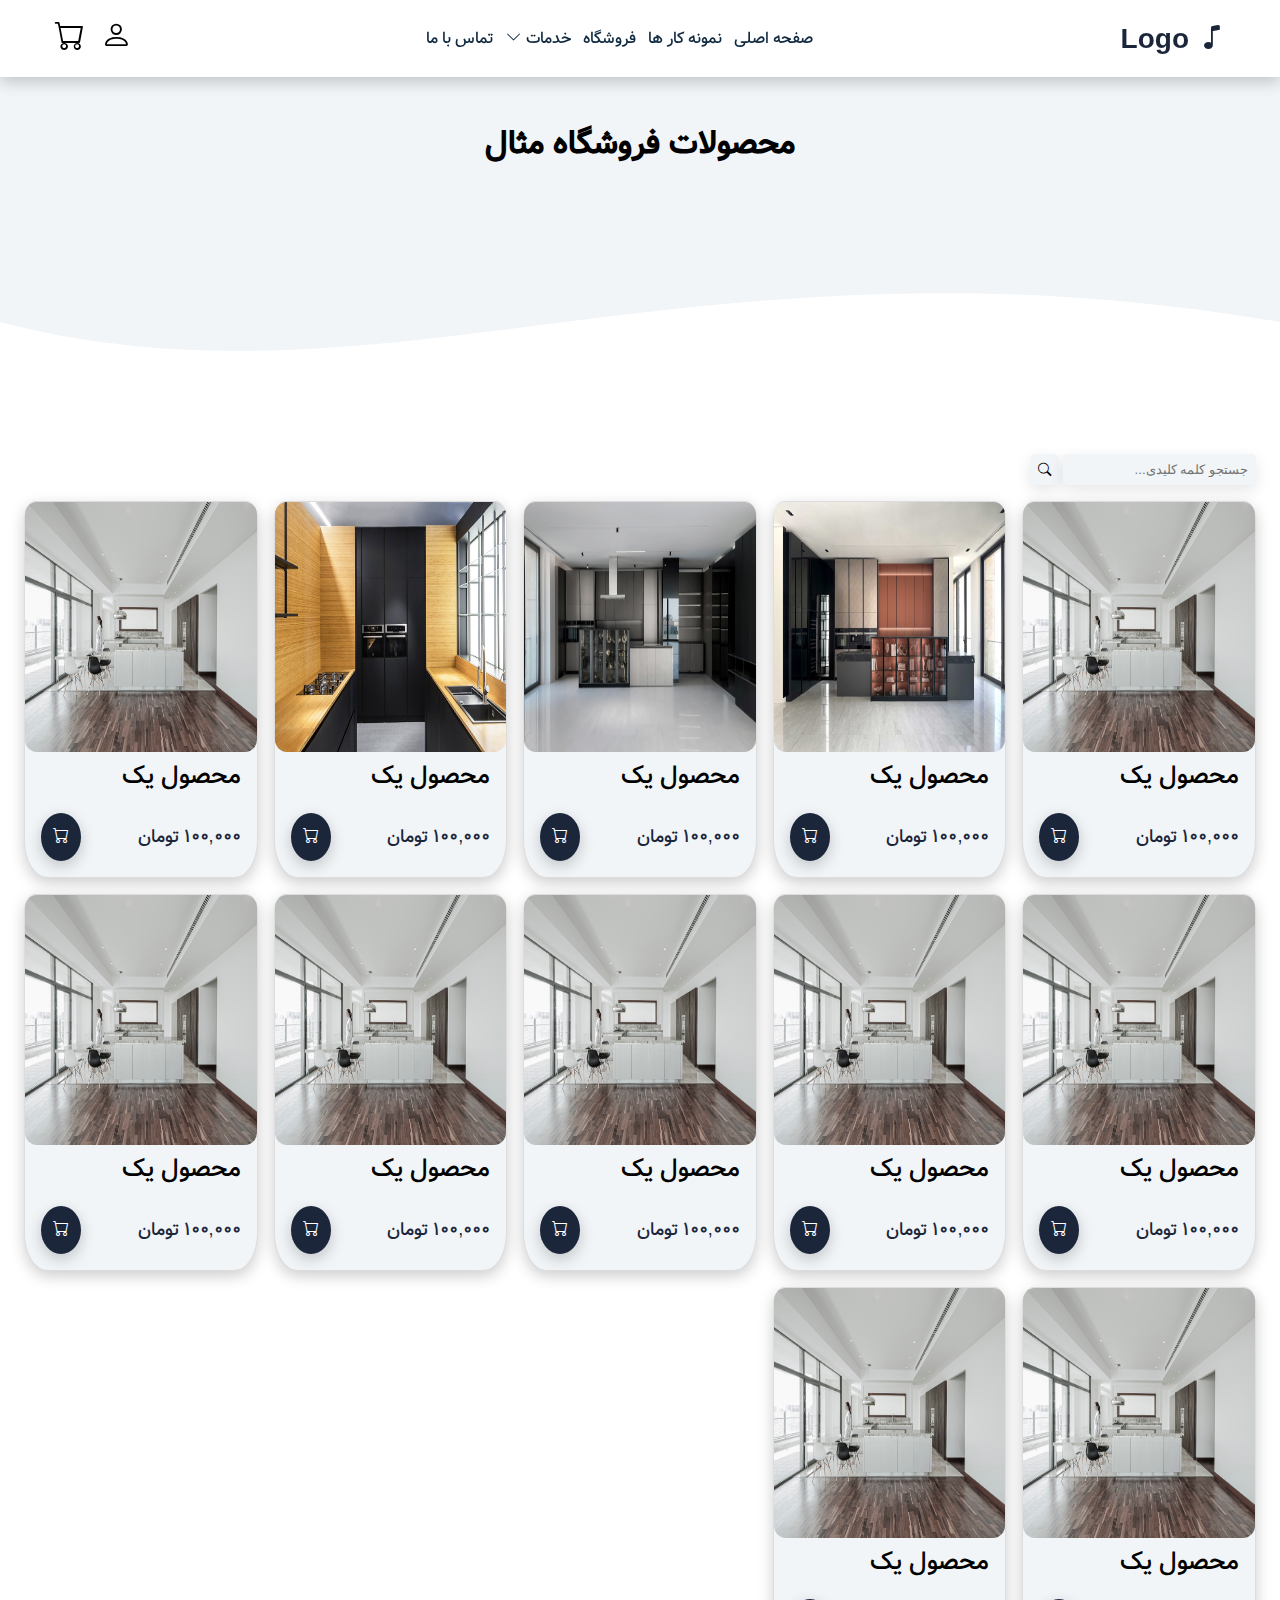
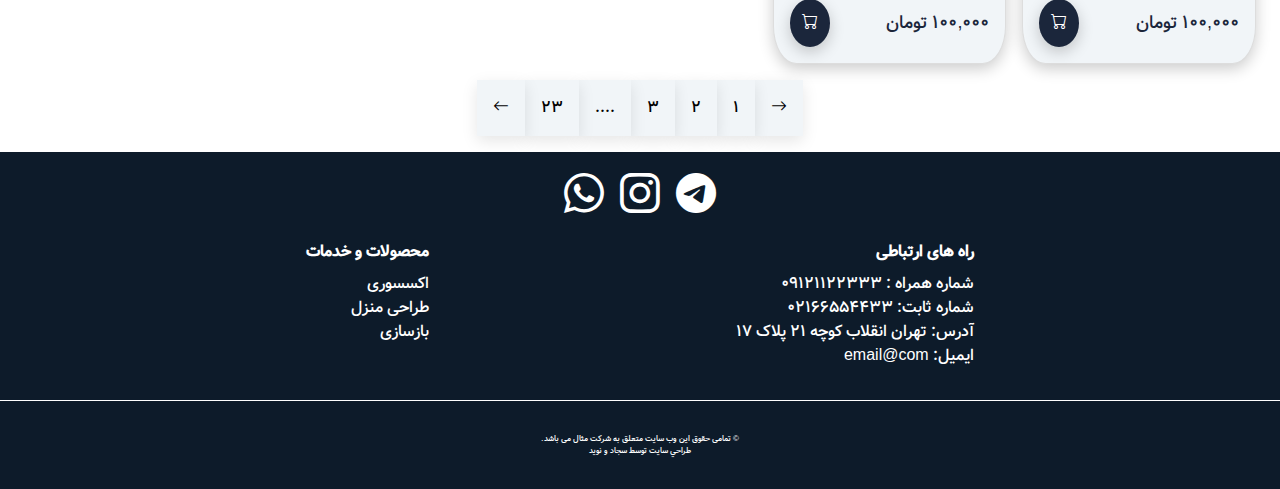
<file: Project-1/products.html>
<!DOCTYPE html>
<html lang="fa" dir="rtl">
    <head>
        <meta charset="UTF-8" />
        <meta http-equiv="X-UA-Compatible" content="IE=edge" />
        <meta name="viewport" content="width=device-width, initial-scale=1.0" />
        <title>Test Website</title>
        <!-- bootstrap icons -->
        <link rel="stylesheet" href="./assets/css/main.css" />
        <!-- style css -->
        <link rel="stylesheet" href="./assets/css/bootstrap-icons.css" />
        <!-- favicon -->
    </head>
    <body>
        <!-- Navbar  -->
        <nav class="navbar">
            <div class="navbar-center">
                <div class="nav-header">
                    <div>
                        <a href="#">
                            <h3><i class="bi bi-music-note"></i> Logo</h3></a
                        >
                    </div>
                    <div class="nav-icons-left">
                        <div class="nav-left-icons-m">
                            <a href="#">
                                <i
                                    class="nav-left-icon bi bi-person"
                                    id="sign-icon-nav"
                                ></i>
                            </a>
                            <ul
                                class="index-signup-dropdown-m"
                                id="index-signup-dropdown-m"
                            >
                                <li style="margin-bottom: 1rem">
                                    <a href="./login.html"> ورود</a>
                                </li>
                                <li><a href="./sign-up.html"> ثبت نام </a></li>
                            </ul>
                            <a href="./shop-cart.html">
                                <i class="nav-left-icon-2 bi bi-cart"></i>
                            </a>
                        </div>
                        <button
                            class="nav-toggle"
                            id="nav-toggle"
                            type="button"
                        >
                            <i class="bi bi-list-nested"></i>
                        </button>
                    </div>
                </div>
                <ul class="nav-links" id="nav-links">
                    <li>
                        <a class="nav-link scroll-link" href="./index.html">
                            صفحه اصلی
                        </a>
                    </li>
                    <li>
                        <a
                            class="nav-link scroll-link"
                            href="./works-total.html"
                        >
                            نمونه کار ها
                        </a>
                    </li>
                    <li>
                        <a class="nav-link scroll-link" href="./products.html">
                            فروشگاه
                        </a>
                    </li>
                    <li class="sd-container">
                        <a
                            class="nav-link scroll-link"
                            id="sd-container"
                            href="#articles"
                        >
                            خدمات
                            <i class="bi bi-chevron-down"></i>
                        </a>
                        <ul class="services-dropdown" id="sd-container-2">
                            <div class="services-dropdown-items">
                                <li class="sd-container-2">
                                    <a href="#" id="dropdown-2">
                                        طراحی فضای داخلی
                                        <i class="bi bi-chevron-left"></i>
                                    </a>
                                    <ul
                                        class="services-dropdown-2"
                                        id="services-dropdown-2"
                                    >
                                        <div class="services-dropdown-items-2">
                                            <li><a href=""> بالکن</a></li>
                                            <li><a href=""> حیاط </a></li>
                                            <li><a href=""> پذیرایی</a></li>
                                        </div>
                                    </ul>
                                </li>
                                <li class="sd-container-2">
                                    <a href="#" id="dropdown-22">
                                        طراحی دکوراسیون منزل
                                        <i class="bi bi-chevron-left"></i>
                                    </a>
                                    <ul
                                        class="services-dropdown-2"
                                        id="services-dropdown-22"
                                    >
                                        <div class="services-dropdown-items-2">
                                            <li><a href=""> اشپزخانه</a></li>
                                            <li><a href=""> اتاق</a></li>
                                            <li><a href=""> حمام</a></li>
                                        </div>
                                    </ul>
                                </li>
                            </div>
                        </ul>
                    </li>
                    <li>
                        <a
                            class="nav-link scroll-link"
                            href="./contact-us.html"
                        >
                            تماس با ما
                        </a>
                    </li>
                </ul>
                <div class="nav-left-icons">
                    <div class="index-signup">
                        <a href="">
                            <i class="nav-left-icon bi bi-person"></i>
                        </a>
                        <ul class="index-signup-dropdown">
                            <li><a href="./login.html"> ورود</a></li>
                            <li><a href="./sign-up.html"> ثبت نام </a></li>
                        </ul>
                    </div>
                    <div>
                        <a href="./shop-cart.html">
                            <i class="nav-left-icon-2 bi bi-cart"></i>
                        </a>
                    </div>
                </div>
            </div>
        </nav>
        <!-- End of Navbar  -->

        <!-- products hero -->
        <div class="product-hero">
            <h1>محصولات فروشگاه مثال</h1>
        </div>

        <!-- wavy background -->
        <div style="height: 150px; overflow: hidden">
            <svg
                viewBox="0 0 500 150"
                preserveAspectRatio="none"
                style="height: 100%; width: 100%"
            >
                <path
                    d="M0.00,49.98 C149.99,150.00 271.49,-49.98 500.00,49.98 L500.00,0.00 L0.00,0.00 Z"
                    style="stroke: none; fill: var(--clr-grey-4)"
                ></path>
            </svg>
        </div>

        <!-- End of products hero -->
        <!-- Products -->
        <section class="section section-p">
            <!-- search menu -->
            <div class="search-product">
                <input
                    class="search-product-input"
                    type="text"
                    placeholder="جستجو کلمه کلیدی..."
                />
                <button class="search-product-icon">
                    <i class="bi bi-search"></i>
                </button>
            </div>
            <!-- items and products -->
            <div class="card-holder">
                <div class="card-product">
                    <a href="./single-product.html">
                        <img
                            class="card-product-img"
                            src="./assets/images/image-3.jpg"
                            alt=""
                        />
                    </a>
                    <h3 class="card-product-name">محصول یک</h3>
                    <div class="card-product-price-holder">
                        <p class="card-product-price">100,000 تومان</p>
                        <div class="card-btn">
                            <a href=""> <i class="bi bi-cart"></i> </a>
                        </div>
                    </div>
                </div>
                <div class="card-product">
                    <a href="./single-product.html">
                        <img
                            class="card-product-img"
                            src="./assets/images/image-4.jpg"
                            alt=""
                        />
                    </a>
                    <h3 class="card-product-name">محصول یک</h3>
                    <div class="card-product-price-holder">
                        <p class="card-product-price">100,000 تومان</p>
                        <div class="card-btn">
                            <a href=""> <i class="bi bi-cart"></i> </a>
                        </div>
                    </div>
                </div>
                <div class="card-product">
                    <a href="./single-product.html">
                        <img
                            class="card-product-img"
                            src="./assets/images/image-1.jpg"
                            alt=""
                        />
                    </a>
                    <h3 class="card-product-name">محصول یک</h3>
                    <div class="card-product-price-holder">
                        <p class="card-product-price">100,000 تومان</p>
                        <div class="card-btn">
                            <a href=""> <i class="bi bi-cart"></i> </a>
                        </div>
                    </div>
                </div>
                <div class="card-product">
                    <a href="./single-product.html">
                        <img
                            class="card-product-img"
                            src="./assets/images/image-2.jpg"
                            alt=""
                        />
                    </a>
                    <h3 class="card-product-name">محصول یک</h3>
                    <div class="card-product-price-holder">
                        <p class="card-product-price">100,000 تومان</p>
                        <div class="card-btn">
                            <a href=""> <i class="bi bi-cart"></i> </a>
                        </div>
                    </div>
                </div>
                <div class="card-product">
                    <a href="./single-product.html">
                        <img
                            class="card-product-img"
                            src="./assets/images/image-3.jpg"
                            alt=""
                        />
                    </a>
                    <h3 class="card-product-name">محصول یک</h3>
                    <div class="card-product-price-holder">
                        <p class="card-product-price">100,000 تومان</p>
                        <div class="card-btn">
                            <a href=""> <i class="bi bi-cart"></i> </a>
                        </div>
                    </div>
                </div>
                <div class="card-product">
                    <a href="./single-product.html">
                        <img
                            class="card-product-img"
                            src="./assets/images/image-3.jpg"
                            alt=""
                        />
                    </a>
                    <h3 class="card-product-name">محصول یک</h3>
                    <div class="card-product-price-holder">
                        <p class="card-product-price">100,000 تومان</p>
                        <div class="card-btn">
                            <a href=""> <i class="bi bi-cart"></i> </a>
                        </div>
                    </div>
                </div>
                <div class="card-product">
                    <a href="./single-product.html">
                        <img
                            class="card-product-img"
                            src="./assets/images/image-3.jpg"
                            alt=""
                        />
                    </a>
                    <h3 class="card-product-name">محصول یک</h3>
                    <div class="card-product-price-holder">
                        <p class="card-product-price">100,000 تومان</p>
                        <div class="card-btn">
                            <a href=""> <i class="bi bi-cart"></i> </a>
                        </div>
                    </div>
                </div>
                <div class="card-product">
                    <a href="./single-product.html">
                        <img
                            class="card-product-img"
                            src="./assets/images/image-3.jpg"
                            alt=""
                        />
                    </a>
                    <h3 class="card-product-name">محصول یک</h3>
                    <div class="card-product-price-holder">
                        <p class="card-product-price">100,000 تومان</p>
                        <div class="card-btn">
                            <a href=""> <i class="bi bi-cart"></i> </a>
                        </div>
                    </div>
                </div>
                <div class="card-product">
                    <a href="./single-product.html">
                        <img
                            class="card-product-img"
                            src="./assets/images/image-3.jpg"
                            alt=""
                        />
                    </a>
                    <h3 class="card-product-name">محصول یک</h3>
                    <div class="card-product-price-holder">
                        <p class="card-product-price">100,000 تومان</p>
                        <div class="card-btn">
                            <a href=""> <i class="bi bi-cart"></i> </a>
                        </div>
                    </div>
                </div>
                <div class="card-product">
                    <a href="./single-product.html">
                        <img
                            class="card-product-img"
                            src="./assets/images/image-3.jpg"
                            alt=""
                        />
                    </a>
                    <h3 class="card-product-name">محصول یک</h3>
                    <div class="card-product-price-holder">
                        <p class="card-product-price">100,000 تومان</p>
                        <div class="card-btn">
                            <a href=""> <i class="bi bi-cart"></i> </a>
                        </div>
                    </div>
                </div>
                <div class="card-product">
                    <a href="./single-product.html">
                        <img
                            class="card-product-img"
                            src="./assets/images/image-3.jpg"
                            alt=""
                        />
                    </a>
                    <h3 class="card-product-name">محصول یک</h3>
                    <div class="card-product-price-holder">
                        <p class="card-product-price">100,000 تومان</p>
                        <div class="card-btn">
                            <a href=""> <i class="bi bi-cart"></i> </a>
                        </div>
                    </div>
                </div>
                <div class="card-product">
                    <a href="./single-product.html">
                        <img
                            class="card-product-img"
                            src="./assets/images/image-3.jpg"
                            alt=""
                        />
                    </a>
                    <h3 class="card-product-name">محصول یک</h3>
                    <div class="card-product-price-holder">
                        <p class="card-product-price">100,000 تومان</p>
                        <div class="card-btn">
                            <a href=""> <i class="bi bi-cart"></i> </a>
                        </div>
                    </div>
                </div>
            </div>
        </section>
        <!-- End of Products -->

        <!-- Page changer  -->
        <div class="page-changer">
            <ul>
                <li>
                    <div >
                        <a href=""> <i class="bi bi-arrow-right"></i> </a>
                    </div>
                </li>
                <li><a href=""> 1</a></li>
                <li><a href=""> 2</a></li>
                <li><a href=""> 3</a></li>
                <li><p>....</p></li>
                <li><a href="">23</a></li>
                <li>
                    <div>
                        <a href=""> <i class="bi bi-arrow-left"></i> </a>
                    </div>
                </li>
            </ul>
        </div>
        <!-- End of Page changer  -->

        <!-- footer -->
        <footer class="footer">
            <div class="footer-icons">
                <ul class="footer-icon">
                    <li>
                        <a href=""><i class="bi bi-telegram"></i></a>
                    </li>
                    <li>
                        <a href=""><i class="bi bi-instagram"></i> </a>
                    </li>
                    <li>
                        <a href=""><i class="bi bi-whatsapp"></i></a>
                    </li>
                </ul>
            </div>
            <div class="footer-links">
                <div class="footer-contacts">
                    <h4>راه های ارتباطی</h4>
                    <ul>
                        <li>شماره همراه : 09121122333</li>
                        <li>شماره ثابت: 02166554433</li>
                        <li>آدرس: تهران انقلاب کوچه 21 پلاک 17</li>
                        <li>ایمیل: email@com</li>
                    </ul>
                </div>
                <div class="footer-contacts">
                    <h4>محصولات و خدمات</h4>
                    <ul>
                        <li><a href=""> اکسسوری </a></li>
                        <li><a href=""> طراحی منزل </a></li>
                        <li><a href="">بازسازی </a></li>
                    </ul>
                </div>
            </div>
            <div class="footer-rights">
                <p>© تمامی حقوق این وب سایت متعلق به شرکت مثال می باشد.</p>
                <p>طراحي سایت توسط سجاد و نوید</p>
            </div>
        </footer>
        <!-- End of footer -->

        <script src="./assets/js/app.js"></script>
    </body>
</html>
</file>
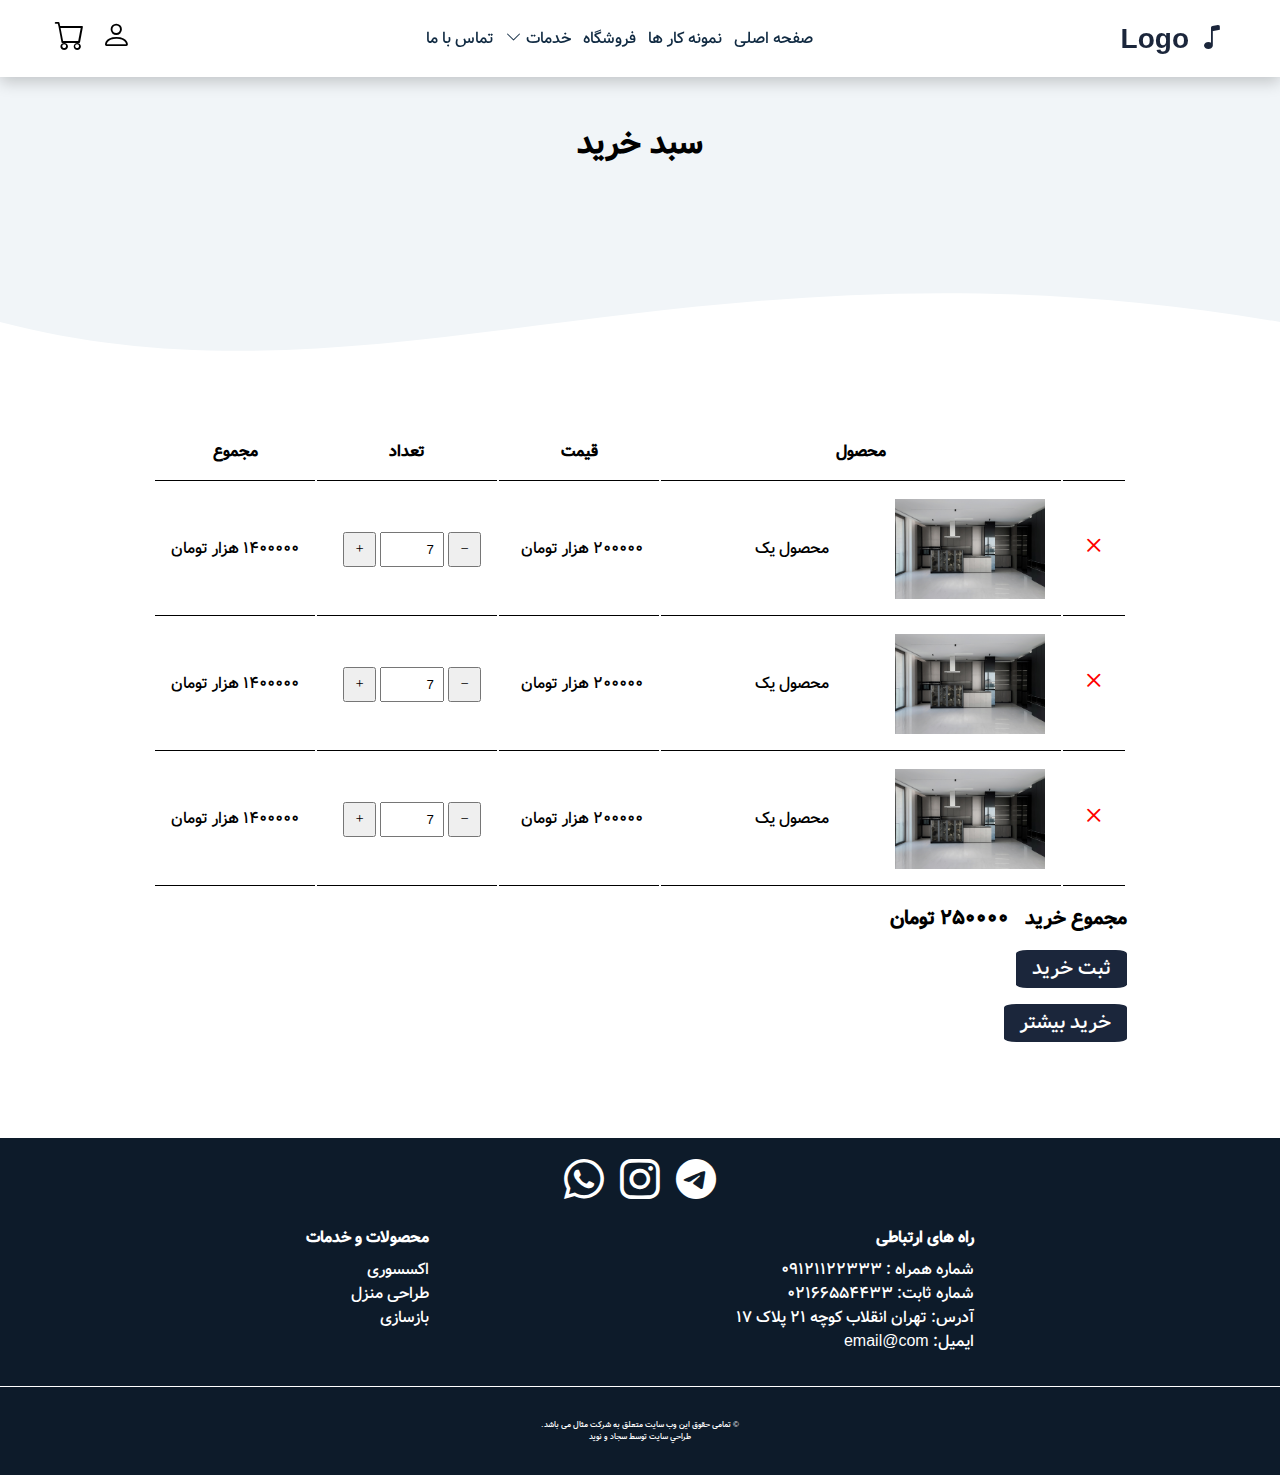
<file: Project-1/shop-cart.html>
<!DOCTYPE html>
<html lang="fa" dir="rtl">
    <head>
        <meta charset="UTF-8" />
        <meta http-equiv="X-UA-Compatible" content="IE=edge" />
        <meta name="viewport" content="width=device-width, initial-scale=1.0" />
        <title>Test Website</title>
        <!-- bootstrap icons -->
        <link rel="stylesheet" href="./assets/css/main.css" />
        <!-- style css -->
        <link rel="stylesheet" href="./assets/css/bootstrap-icons.css" />
        <!-- favicon -->
    </head>
    <body>
        <!-- header -->
        
        <!-- Navbar  -->
        <nav class="navbar">
            <div class="navbar-center">
                <div class="nav-header">
                    <div>
                        <a href="#">
                            <h3><i class="bi bi-music-note"></i> Logo</h3></a
                        >
                    </div>
                    <div class="nav-icons-left">
                        <div class="nav-left-icons-m">
                            <a href="#"> <i class="nav-left-icon bi bi-person" id="sign-icon-nav"></i> </a>
                            <ul class="index-signup-dropdown-m" id="index-signup-dropdown-m">
                                <li style="margin-bottom: 1rem;"> <a href="./login.html">  ورود</a> </li>
                                <li> <a href="./sign-up.html"> ثبت نام </a>  </li>
                            </ul>
                            <a href="./shop-cart.html"> <i class="nav-left-icon-2 bi bi-cart"></i> </a>
                        </div>
                        <button class="nav-toggle" id="nav-toggle" type="button">
                            <i class="bi bi-list-nested"></i>
                        </button>
                    </div>
                </div>
                <ul class="nav-links" id="nav-links">
                    <li>
                        <a class="nav-link scroll-link" href="./index.html">
                            صفحه اصلی
                        </a>
                    </li>
                    <li>
                        <a class="nav-link scroll-link" href="./works-total.html">
                            نمونه کار ها
                        </a>
                    </li>
                    <li>
                        <a class="nav-link scroll-link" href="./products.html">
                            فروشگاه
                        </a>
                    </li>
                    <li class="sd-container">
                        <a class="nav-link scroll-link" id="sd-container" href="#articles">
                            خدمات
                            <i class="bi bi-chevron-down"></i>
                        </a>
                        <ul class="services-dropdown" id="sd-container-2">
                            <div class="services-dropdown-items">
                                <li class="sd-container-2" >
                                    <a href="#" id="dropdown-2">
                                        طراحی فضای داخلی
                                        <i class="bi bi-chevron-left"></i>
                                    </a>
                                    <ul class="services-dropdown-2" id="services-dropdown-2">
                                        <div class="services-dropdown-items-2">
                                            <li><a href=""> بالکن</a></li>
                                            <li><a href=""> حیاط </a></li>
                                            <li><a href=""> پذیرایی</a></li>
                                        </div>
                                    </ul>
                                </li>
                                <li class="sd-container-2">
                                    <a href="#" id="dropdown-22">
                                        طراحی دکوراسیون منزل
                                        <i class="bi bi-chevron-left"></i>
                                    </a>
                                    <ul class="services-dropdown-2" id="services-dropdown-22">
                                        <div class="services-dropdown-items-2">
                                            <li><a href=""> اشپزخانه</a></li>
                                            <li><a href=""> اتاق</a></li>
                                            <li><a href=""> حمام</a></li>
                                        </div>
                                    </ul>
                                </li>
                            </div>
                        </ul>
                    </li>
                    <li>
                        <a
                            class="nav-link scroll-link"
                            href="./contact-us.html"
                        >
                            تماس با ما
                        </a>
                    </li>
                </ul>
                <div class="nav-left-icons">
                    <div class="index-signup">
                        <a href=""> <i class="nav-left-icon bi bi-person"></i> </a>
                        <ul class="index-signup-dropdown">
                            <li> <a href="./login.html">  ورود</a> </li>
                            <li> <a href="./sign-up.html"> ثبت نام </a>  </li>
                        </ul>
                    </div>
                    <div>
                        <a href="./shop-cart.html"> <i class="nav-left-icon-2 bi bi-cart"></i> </a>
                    </div>
                </div>
            </div>
        </nav>
        <!-- End of Navbar  -->

        <!-- shop cart hero -->
        <div class="product-hero">
            <h1>سبد خرید </h1>
        </div>
        <!-- wavy background -->
        <div style="height: 150px; overflow: hidden">
            <svg
                viewBox="0 0 500 150"
                preserveAspectRatio="none"
                style="height: 100%; width: 100%"
            >
                <path
                    d="M0.00,49.98 C149.99,150.00 271.49,-49.98 500.00,49.98 L500.00,0.00 L0.00,0.00 Z"
                    style="stroke: none; fill: var(--clr-grey-4)"
                ></path>
            </svg>
        </div>

        
        <!-- shop cart  -->
            <section class="section">
                <div class="shopcart-holder">
                    <div class="shopcart-table-container">
                        <table class="shopcart-table">
                            <thead>
                                <tr>
                                    <th style="min-width: 40px;"></th>
                                    <th style="min-width: 400px;">محصول</th>
                                    <th style="min-width: 160px;">قیمت </th>
                                    <th style="min-width: 180px;">تعداد</th>
                                    <th style="min-width: 160px;">مجموع</th>
                                </tr>
                            </thead>
                            <tbody>
                                <tr>
                                    <td> <a href="" class="remove-item-shopcart"> <i class="bi bi-x"></i> </a></td>
                                    <td class="tbody-product-info"> <img src="./assets/images/image-1.jpg" alt=""> <p>محصول یک </p> </td>
                                    <td> 200000 هزار تومان</td>
                                    <td class="tbody-product-number">
                                        <button>
                                            <i class="bi bi-dash"> </i>
                                        </button>
                                        <input class="tbody-td-input" type="number" min="0" name="quantity" value="7">
                                        <button>
                                            <i class="bi bi-plus"></i>
                                        </button>
                                    </td>
                                    <td > 1400000 هزار تومان</td>
                                </tr>
                                <tr>
                                    <td> <a href="" class="remove-item-shopcart"> <i class="bi bi-x"></i> </a></td>
                                    <td class="tbody-product-info"> <img src="./assets/images/image-1.jpg" alt=""> <p>محصول یک </p> </td>
                                    <td> 200000 هزار تومان</td>
                                    <td class="tbody-product-number">
                                        <button>
                                            <i class="bi bi-dash"> </i>
                                        </button>
                                        <input class="tbody-td-input" type="number" min="0" name="quantity" value="7">
                                        <button>
                                            <i class="bi bi-plus"></i>
                                        </button>
                                    </td>
                                    <td > 1400000 هزار تومان</td>
                                </tr>
                                <tr>
                                    <td> <a href="" class="remove-item-shopcart"> <i class="bi bi-x"></i> </a></td>
                                    <td class="tbody-product-info"> <img src="./assets/images/image-1.jpg" alt=""> <p>محصول یک </p> </td>
                                    <td> 200000 هزار تومان</td>
                                    <td class="tbody-product-number">
                                        <button>
                                            <i class="bi bi-dash"> </i>
                                        </button>
                                        <input class="tbody-td-input" type="number" min="0" name="quantity" value="7">
                                        <button>
                                            <i class="bi bi-plus"></i>
                                        </button>
                                    </td>
                                    <td > 1400000 هزار تومان</td>
                                </tr>
                            </tbody>
                        </table>
                    </div>

                    <div class="shopcart-tfooter">
                        <div class="shopcart-tfooter-container">
                            <div class="shopcart-total-buy">
                                <ul>
                                    <li> مجموع خرید </li>
                                    <li> 250000 تومان</li>
                                </ul>
                                <a class="btn" href="./succesful-buy.html"> ثبت خرید </a>
                            </div>
                            <div class="shopcart-tfooter-btn">
                                <a class="btn" href="./products.html"> خرید بیشتر </a>
                            </div>
                        </div>
                    </div>
                </div>
            </section>
        <!-- End of shop cart  -->

        <!-- footer -->
        <footer class="footer">
            <div class="footer-icons">
                <ul class="footer-icon">
                    <li>
                        <a href=""><i class="bi bi-telegram"></i></a>
                    </li>
                    <li>
                        <a href=""><i class="bi bi-instagram"></i> </a>
                    </li>
                    <li>
                        <a href=""><i class="bi bi-whatsapp"></i></a>
                    </li>
                </ul>
            </div>
            <div class="footer-links">
                <div class="footer-contacts">
                    <h4>راه های ارتباطی</h4>
                    <ul>
                        <li>شماره همراه : 09121122333</li>
                        <li>شماره ثابت: 02166554433</li>
                        <li>آدرس: تهران انقلاب کوچه 21 پلاک 17</li>
                        <li>ایمیل: email@com</li>
                    </ul>
                </div>
                <div class="footer-contacts">
                    <h4>محصولات و خدمات</h4>
                    <ul>
                        <li><a href=""> اکسسوری </a></li>
                        <li><a href=""> طراحی منزل </a></li>
                        <li><a href="">بازسازی </a></li>
                    </ul>
                </div>
            </div>
            <div class="footer-rights">
                <p>© تمامی حقوق این وب سایت متعلق به شرکت مثال می باشد.</p>
                <p>طراحي سایت توسط سجاد و نوید</p>
            </div>
        </footer>
        <!-- End offooter -->

        <script src="./assets/js/app.js"></script>
    </body>
</html>
</file>
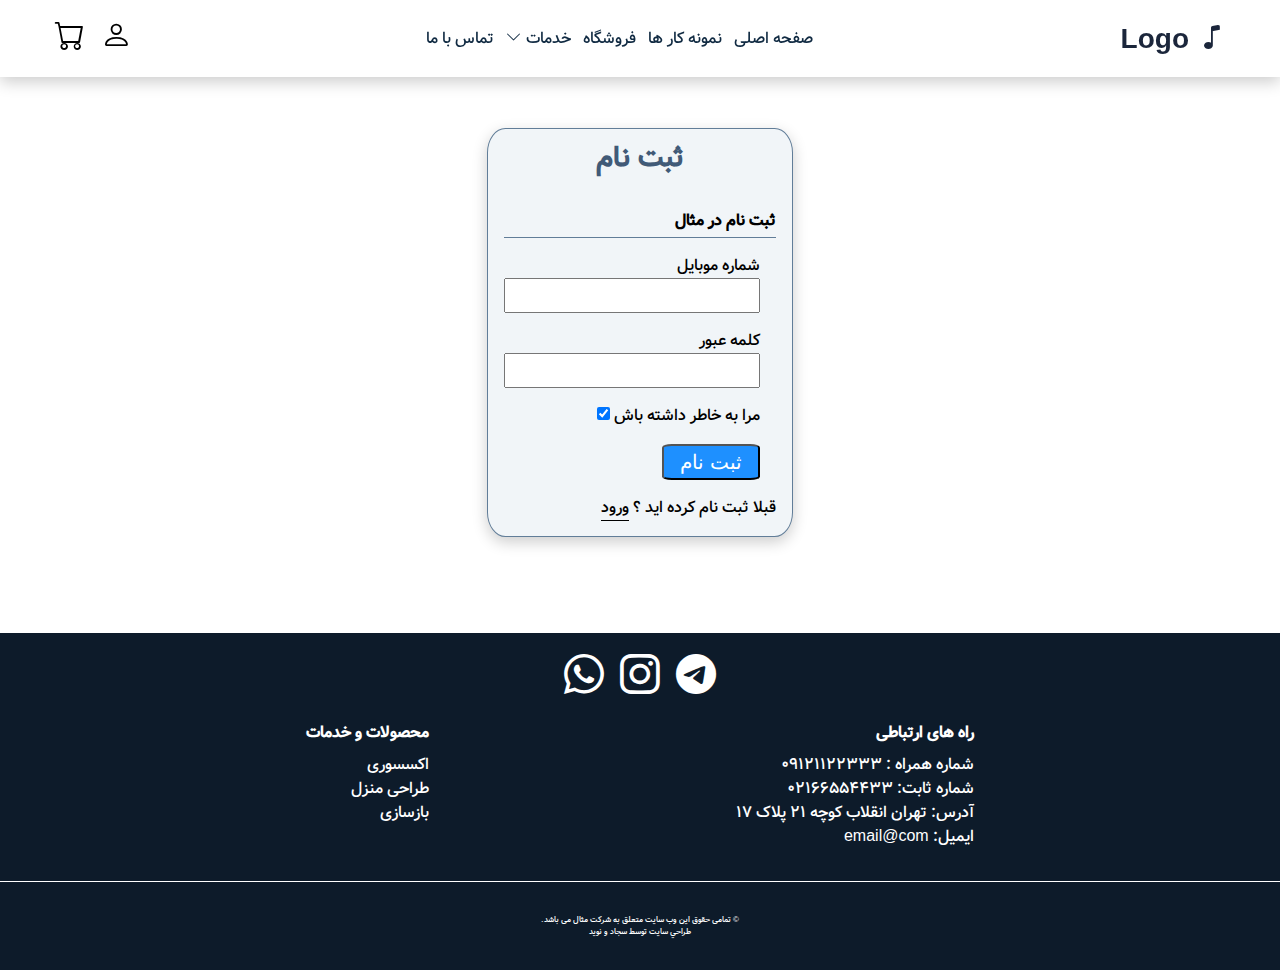
<file: Project-1/sign-up.html>
<!DOCTYPE html>
<html lang="fa" dir="rtl">
    <head>
        <meta charset="UTF-8" />
        <meta http-equiv="X-UA-Compatible" content="IE=edge" />
        <meta name="viewport" content="width=device-width, initial-scale=1.0" />
        <title>Test Website</title>
        <!-- bootstrap icons -->
        <link rel="stylesheet" href="./assets/css/main.css" />
        <!-- style css -->
        <link rel="stylesheet" href="./assets/css/bootstrap-icons.css" />
        <!-- favicon -->
    </head>
    <body>

                <!-- Navbar  -->
                <nav class="navbar">
                    <div class="navbar-center">
                        <div class="nav-header">
                            <div>
                                <a href="#">
                                    <h3><i class="bi bi-music-note"></i> Logo</h3></a
                                >
                            </div>
                            <div class="nav-icons-left">
                                <div class="nav-left-icons-m">
                                    <a href="#"> <i class="nav-left-icon bi bi-person" id="sign-icon-nav"></i> </a>
                                    <ul class="index-signup-dropdown-m" id="index-signup-dropdown-m">
                                        <li style="margin-bottom: 1rem;"> <a href="./login.html">  ورود</a> </li>
                                        <li> <a href="./sign-up.html"> ثبت نام </a>  </li>
                                    </ul>
                                    <a href="./shop-cart.html"> <i class="nav-left-icon-2 bi bi-cart"></i> </a>
                                </div>
                                <button class="nav-toggle" id="nav-toggle" type="button">
                                    <i class="bi bi-list-nested"></i>
                                </button>
                            </div>
                        </div>
                        <ul class="nav-links" id="nav-links">
                            <li>
                                <a class="nav-link scroll-link" href="./index.html">
                                    صفحه اصلی
                                </a>
                            </li>
                            <li>
                                <a class="nav-link scroll-link" href="./works-total.html">
                                    نمونه کار ها
                                </a>
                            </li>
                            <li>
                                <a class="nav-link scroll-link" href="./products.html">
                                    فروشگاه
                                </a>
                            </li>
                            <li class="sd-container">
                                <a class="nav-link scroll-link" id="sd-container" href="#articles">
                                    خدمات
                                    <i class="bi bi-chevron-down"></i>
                                </a>
                                <ul class="services-dropdown" id="sd-container-2">
                                    <div class="services-dropdown-items">
                                        <li class="sd-container-2" >
                                            <a href="#" id="dropdown-2">
                                                طراحی فضای داخلی
                                                <i class="bi bi-chevron-left"></i>
                                            </a>
                                            <ul class="services-dropdown-2" id="services-dropdown-2">
                                                <div class="services-dropdown-items-2">
                                                    <li><a href=""> بالکن</a></li>
                                                    <li><a href=""> حیاط </a></li>
                                                    <li><a href=""> پذیرایی</a></li>
                                                </div>
                                            </ul>
                                        </li>
                                        <li class="sd-container-2">
                                            <a href="#" id="dropdown-22">
                                                طراحی دکوراسیون منزل
                                                <i class="bi bi-chevron-left"></i>
                                            </a>
                                            <ul class="services-dropdown-2" id="services-dropdown-22">
                                                <div class="services-dropdown-items-2">
                                                    <li><a href=""> اشپزخانه</a></li>
                                                    <li><a href=""> اتاق</a></li>
                                                    <li><a href=""> حمام</a></li>
                                                </div>
                                            </ul>
                                        </li>
                                    </div>
                                </ul>
                            </li>
                            <li>
                                <a
                                    class="nav-link scroll-link"
                                    href="./contact-us.html"
                                >
                                    تماس با ما
                                </a>
                            </li>
                        </ul>
                        <div class="nav-left-icons">
                            <div class="index-signup">
                                <a href=""> <i class="nav-left-icon bi bi-person"></i> </a>
                                <ul class="index-signup-dropdown">
                                    <li> <a href="./login.html">  ورود</a> </li>
                                    <li> <a href="./sign-up.html"> ثبت نام </a>  </li>
                                </ul>
                            </div>
                            <div>
                                <a href="./shop-cart.html"> <i class="nav-left-icon-2 bi bi-cart"></i> </a>
                            </div>
                        </div>
                    </div>
                </nav>
                <!-- End of Navbar  -->

        <section class="section" style="margin-top: 8rem;">
            <div class="sign-up-container">
                <div class="sign-up">
                    <div class="sign-form-title">
                        <h3> ثبت نام </h3>
                    </div>
                    <div class="sign-up-form">
                        <h4> ثبت نام در مثال </h4>
                        <form action="#">
                            <div class="sign-input-element">
                                <label for="phone-number"> شماره موبایل </label>
                                <div>
                                    <input type="text" id="phone-number" >
                                </div>
                            </div>
                            <div class="sign-input-element">
                                <label for="password"> کلمه عبور </label>
                                <div>
                                    <input type="text" id="password">
                                </div>
                            </div>
                            <div>
                                <label>
                                    مرا به خاطر داشته باش 
                                    <input type="checkbox" checked>
                                </label>
                            </div>
                            <div>
                                <button class="btn btn-signup"> ثبت نام </button>
                            </div>
                        </form>
                        <div>
                            <span> قبلا ثبت نام کرده اید ؟ </span>
                            <a href="" style="border-bottom: 1px solid;"> ورود </a>
                        </div>
                    </div>
                </div>
            </div>
        </section>

        <!-- footer -->
        <footer class="footer">
            <div class="footer-icons">
                <ul class="footer-icon">
                    <li>
                        <a href=""><i class="bi bi-telegram"></i></a>
                    </li>
                    <li>
                        <a href=""><i class="bi bi-instagram"></i> </a>
                    </li>
                    <li>
                        <a href=""><i class="bi bi-whatsapp"></i></a>
                    </li>
                </ul>
            </div>
            <div class="footer-links">
                <div class="footer-contacts">
                    <h4>راه های ارتباطی</h4>
                    <ul>
                        <li>شماره همراه : 09121122333</li>
                        <li>شماره ثابت: 02166554433</li>
                        <li>آدرس: تهران انقلاب کوچه 21 پلاک 17</li>
                        <li>ایمیل: email@com</li>
                    </ul>
                </div>
                <div class="footer-contacts">
                    <h4>محصولات و خدمات</h4>
                    <ul>
                        <li><a href=""> اکسسوری </a></li>
                        <li><a href=""> طراحی منزل </a></li>
                        <li><a href="">بازسازی </a></li>
                    </ul>
                </div>
            </div>
            <div class="footer-rights">
                <p>© تمامی حقوق این وب سایت متعلق به شرکت مثال می باشد.</p>
                <p>طراحي سایت توسط سجاد و نوید</p>
            </div>
        </footer>
        <!-- End offooter -->

        <script src="./assets/js/app.js"></script>
    </body>
</html>
</file>
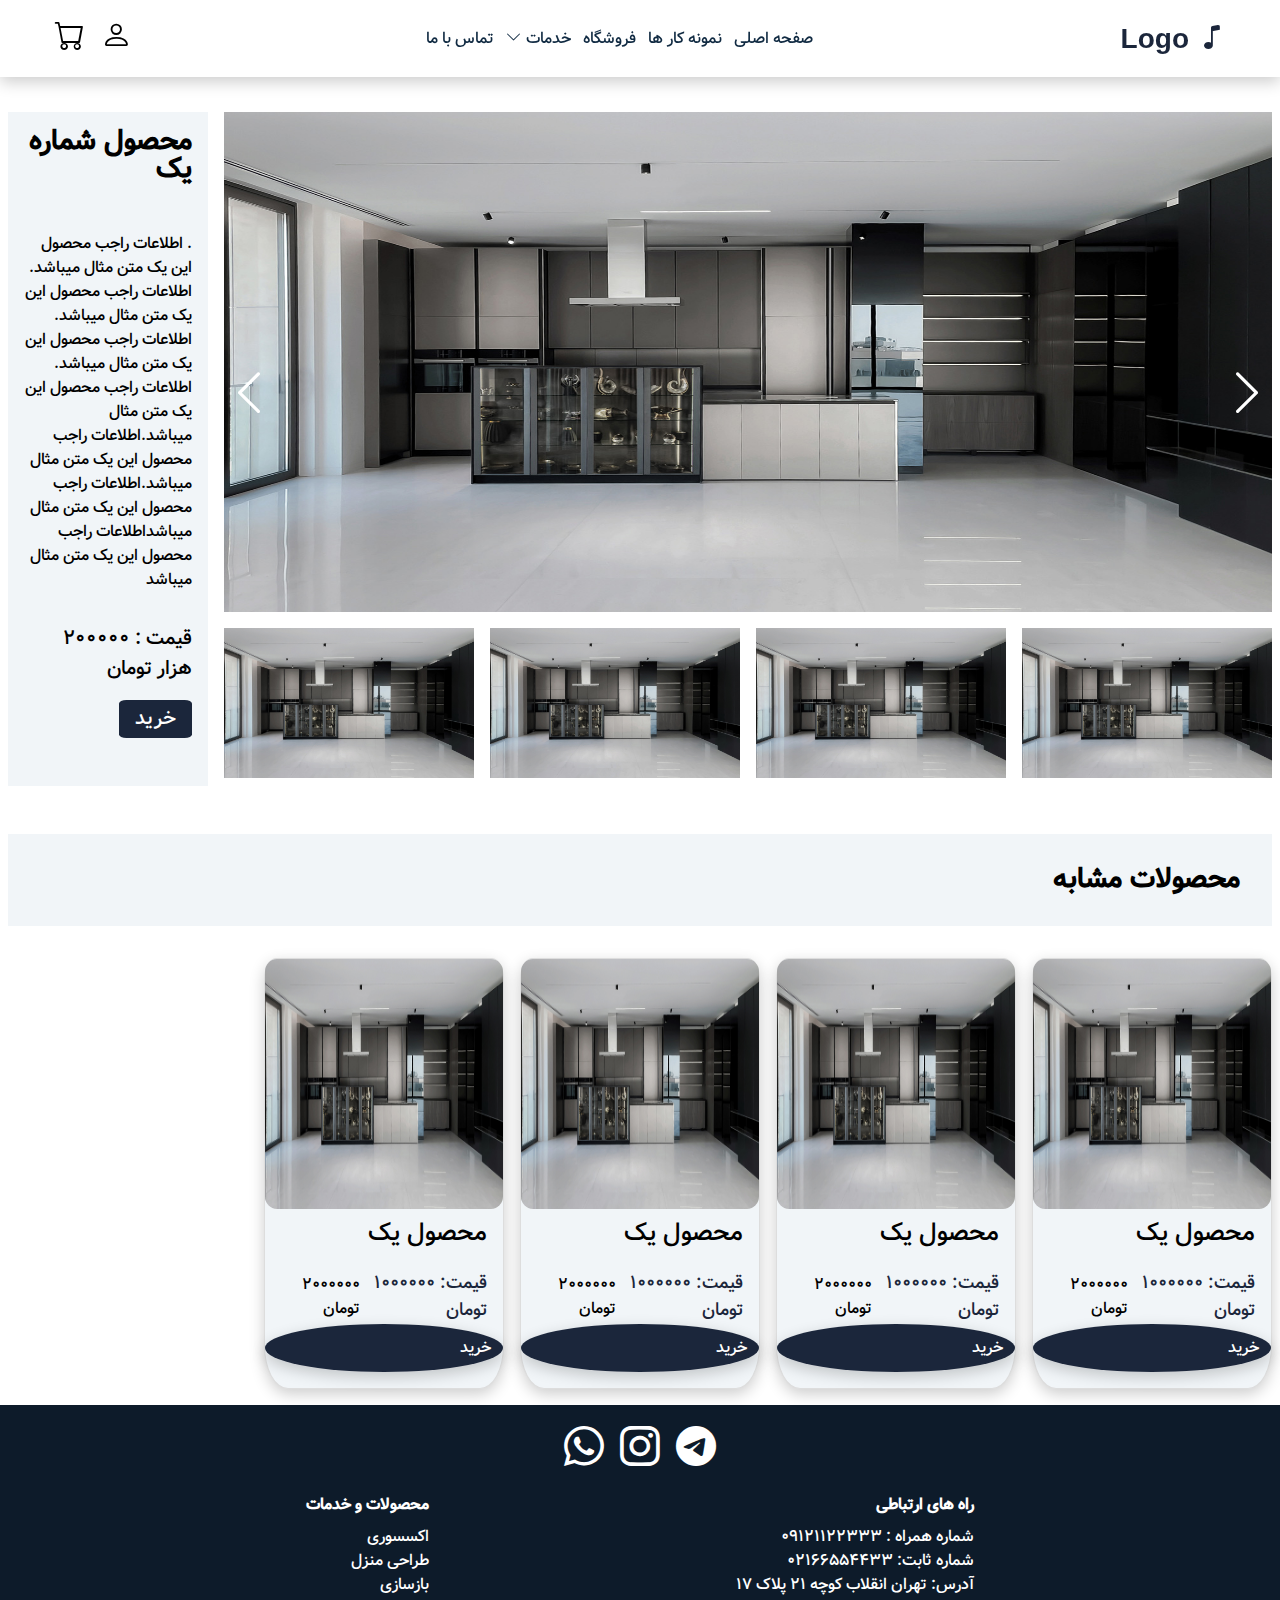
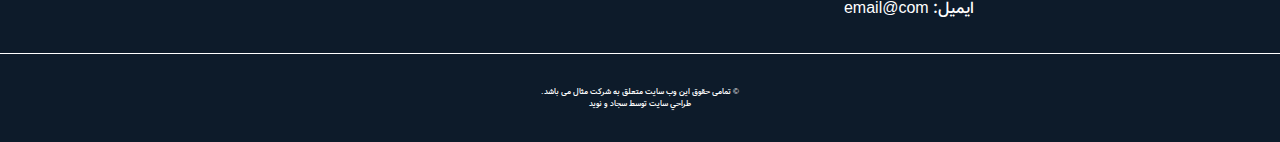
<file: Project-1/single-product.html>
<!DOCTYPE html>
<html lang="fa" dir="rtl">
    <head>
        <meta charset="UTF-8" />
        <meta http-equiv="X-UA-Compatible" content="IE=edge" />
        <meta name="viewport" content="width=device-width, initial-scale=1.0" />
        <title>Test Website</title>
        <!-- bootstrap icons -->
        <link rel="stylesheet" href="./assets/css/main.css" />
        <!-- style css -->
        <link rel="stylesheet" href="./assets/css/bootstrap-icons.css" />
        <!-- favicon -->
    </head>
    <body>
        <!-- Navbar  -->
        <nav class="navbar">
            <div class="navbar-center">
                <div class="nav-header">
                    <div>
                        <a href="#">
                            <h3><i class="bi bi-music-note"></i> Logo</h3></a
                        >
                    </div>
                    <div class="nav-icons-left">
                        <div class="nav-left-icons-m">
                            <a href="#"> <i class="nav-left-icon bi bi-person" id="sign-icon-nav"></i> </a>
                            <ul class="index-signup-dropdown-m" id="index-signup-dropdown-m">
                                <li style="margin-bottom: 1rem;"> <a href="./login.html">  ورود</a> </li>
                                <li> <a href="./sign-up.html"> ثبت نام </a>  </li>
                            </ul>
                            <a href="./shop-cart.html"> <i class="nav-left-icon-2 bi bi-cart"></i> </a>
                        </div>
                        <button class="nav-toggle" id="nav-toggle" type="button">
                            <i class="bi bi-list-nested"></i>
                        </button>
                    </div>
                </div>
                <ul class="nav-links" id="nav-links">
                    <li>
                        <a class="nav-link scroll-link" href="./index.html">
                            صفحه اصلی
                        </a>
                    </li>
                    <li>
                        <a class="nav-link scroll-link" href="./works-total.html">
                            نمونه کار ها
                        </a>
                    </li>
                    <li>
                        <a class="nav-link scroll-link" href="./products.html">
                            فروشگاه
                        </a>
                    </li>
                    <li class="sd-container">
                        <a class="nav-link scroll-link" id="sd-container" href="#articles">
                            خدمات
                            <i class="bi bi-chevron-down"></i>
                        </a>
                        <ul class="services-dropdown" id="sd-container-2">
                            <div class="services-dropdown-items">
                                <li class="sd-container-2" >
                                    <a href="#" id="dropdown-2">
                                        طراحی فضای داخلی
                                        <i class="bi bi-chevron-left"></i>
                                    </a>
                                    <ul class="services-dropdown-2" id="services-dropdown-2">
                                        <div class="services-dropdown-items-2">
                                            <li><a href=""> بالکن</a></li>
                                            <li><a href=""> حیاط </a></li>
                                            <li><a href=""> پذیرایی</a></li>
                                        </div>
                                    </ul>
                                </li>
                                <li class="sd-container-2">
                                    <a href="#" id="dropdown-22">
                                        طراحی دکوراسیون منزل
                                        <i class="bi bi-chevron-left"></i>
                                    </a>
                                    <ul class="services-dropdown-2" id="services-dropdown-22">
                                        <div class="services-dropdown-items-2">
                                            <li><a href=""> اشپزخانه</a></li>
                                            <li><a href=""> اتاق</a></li>
                                            <li><a href=""> حمام</a></li>
                                        </div>
                                    </ul>
                                </li>
                            </div>
                        </ul>
                    </li>
                    <li>
                        <a
                            class="nav-link scroll-link"
                            href="./contact-us.html"
                        >
                            تماس با ما
                        </a>
                    </li>
                </ul>
                <div class="nav-left-icons">
                    <div class="index-signup">
                        <a href=""> <i class="nav-left-icon bi bi-person"></i> </a>
                        <ul class="index-signup-dropdown">
                            <li> <a href="./login.html">  ورود</a> </li>
                            <li> <a href="./sign-up.html"> ثبت نام </a>  </li>
                        </ul>
                    </div>
                    <div>
                        <a href="./shop-cart.html"> <i class="nav-left-icon-2 bi bi-cart"></i> </a>
                    </div>
                </div>
            </div>
        </nav>
        <!-- End of Navbar  -->
        <!-- single product -->
        <section class="section">
            <div class="s-product-container">
                <div class="s-product-img">
                    <div class="s-product-img-cover">
                        <img src="./assets/images/image-1.jpg" alt="" />
                        <a href="">
                            <i class="bi bi-chevron-right change-pic-right"></i>
                        </a>
                        <a href="">
                            <i class="bi bi-chevron-left change-pic-left"></i>
                        </a>
                    </div>
                    <div class="s-product-img-other-container">
                        <img
                            class="s-product-img-other"
                            src="./assets/images/image-1.jpg"
                            alt=""
                        />
                        <img
                            class="s-product-img-other"
                            src="./assets/images/image-1.jpg"
                            alt=""
                        />
                        <img
                            class="s-product-img-other"
                            src="./assets/images/image-1.jpg"
                            alt=""
                        />
                        <img
                            class="s-product-img-other"
                            src="./assets/images/image-1.jpg"
                            alt=""
                        />
                    </div>
                </div>
                <div class="s-product-info-container">
                    <div class="s-product-info">
                        <h3 class="s-product-info-title">محصول شماره یک</h3>
                        <p class="s-product-info-detail">
                            . اطلاعات راجب محصول این یک متن مثال میباشد. اطلاعات
                            راجب محصول این یک متن مثال میباشد. اطلاعات راجب
                            محصول این یک متن مثال میباشد. اطلاعات راجب محصول این
                            یک متن مثال میباشد.اطلاعات راجب محصول این یک متن
                            مثال میباشد.اطلاعات راجب محصول این یک متن مثال
                            میباشداطلاعات راجب محصول این یک متن مثال میباشد
                        </p>
                    </div>
                    <div class="s-product-info-footer">
                        <p>قیمت : 200000 هزار تومان</p>
                        <a class="btn"> خرید </a>
                    </div>
                </div>
            </div>

            <h3 class="similar-product-title">محصولات مشابه</h3>
            
            <div class="card-holder">
                <div class="card-product">
                    <a href="./single-product.html">
                        <img
                            class="card-product-img"
                            src="./assets/images/image-1.jpg"
                            alt=""
                        />
                    </a>
                    <h3 class="card-product-name">محصول یک</h3>
                    <div class="card-product-price-holder">
                        <p class="card-product-price">قیمت: 1000000 تومان</p>
                        <p class="card-product-price-dashed">2000000 تومان</p>
                    </div>
                    <div class="card-btn">
                        <a href=""> خرید </a>
                    </div>
                </div>
                <div class="card-product">
                    <a href="./single-product.html">
                        <img
                            class="card-product-img"
                            src="./assets/images/image-1.jpg"
                            alt=""
                        />
                    </a>
                    <h3 class="card-product-name">محصول یک</h3>
                    <div class="card-product-price-holder">
                        <p class="card-product-price">قیمت: 1000000 تومان</p>
                        <p class="card-product-price-dashed">2000000 تومان</p>
                    </div>
                    <div class="card-btn">
                        <a href=""> خرید </a>
                    </div>
                </div>
                <div class="card-product">
                    <a href="./single-product.html">
                        <img
                            class="card-product-img"
                            src="./assets/images/image-1.jpg"
                            alt=""
                        />
                    </a>
                    <h3 class="card-product-name">محصول یک</h3>
                    <div class="card-product-price-holder">
                        <p class="card-product-price">قیمت: 1000000 تومان</p>
                        <p class="card-product-price-dashed">2000000 تومان</p>
                    </div>
                    <div class="card-btn">
                        <a href=""> خرید </a>
                    </div>
                </div>
                <div class="card-product">
                    <a href="./single-product.html">
                        <img
                            class="card-product-img"
                            src="./assets/images/image-1.jpg"
                            alt=""
                        />
                    </a>
                    <h3 class="card-product-name">محصول یک</h3>
                    <div class="card-product-price-holder">
                        <p class="card-product-price">قیمت: 1000000 تومان</p>
                        <p class="card-product-price-dashed">2000000 تومان</p>
                    </div>
                    <div class="card-btn">
                        <a href=""> خرید </a>
                    </div>
                </div>
            </div>
        </section>
        <!-- End of single product -->

        <!-- footer -->
        <footer class="footer">
            <div class="footer-icons">
                <ul class="footer-icon">
                    <li>
                        <a href=""><i class="bi bi-telegram"></i></a>
                    </li>
                    <li>
                        <a href=""><i class="bi bi-instagram"></i> </a>
                    </li>
                    <li>
                        <a href=""><i class="bi bi-whatsapp"></i></a>
                    </li>
                </ul>
            </div>
            <div class="footer-links">
                <div class="footer-contacts">
                    <h4>راه های ارتباطی</h4>
                    <ul>
                        <li>شماره همراه : 09121122333</li>
                        <li>شماره ثابت: 02166554433</li>
                        <li>آدرس: تهران انقلاب کوچه 21 پلاک 17</li>
                        <li>ایمیل: email@com</li>
                    </ul>
                </div>
                <div class="footer-contacts">
                    <h4>محصولات و خدمات</h4>
                    <ul>
                        <li><a href=""> اکسسوری </a></li>
                        <li><a href=""> طراحی منزل </a></li>
                        <li><a href="">بازسازی </a></li>
                    </ul>
                </div>
            </div>
            <div class="footer-rights">
                <p>© تمامی حقوق این وب سایت متعلق به شرکت مثال می باشد.</p>
                <p>طراحي سایت توسط سجاد و نوید</p>
            </div>
        </footer>
        <!-- End of footer -->

        <script src="./assets/js/app.js"></script>
    </body>
</html>
</file>
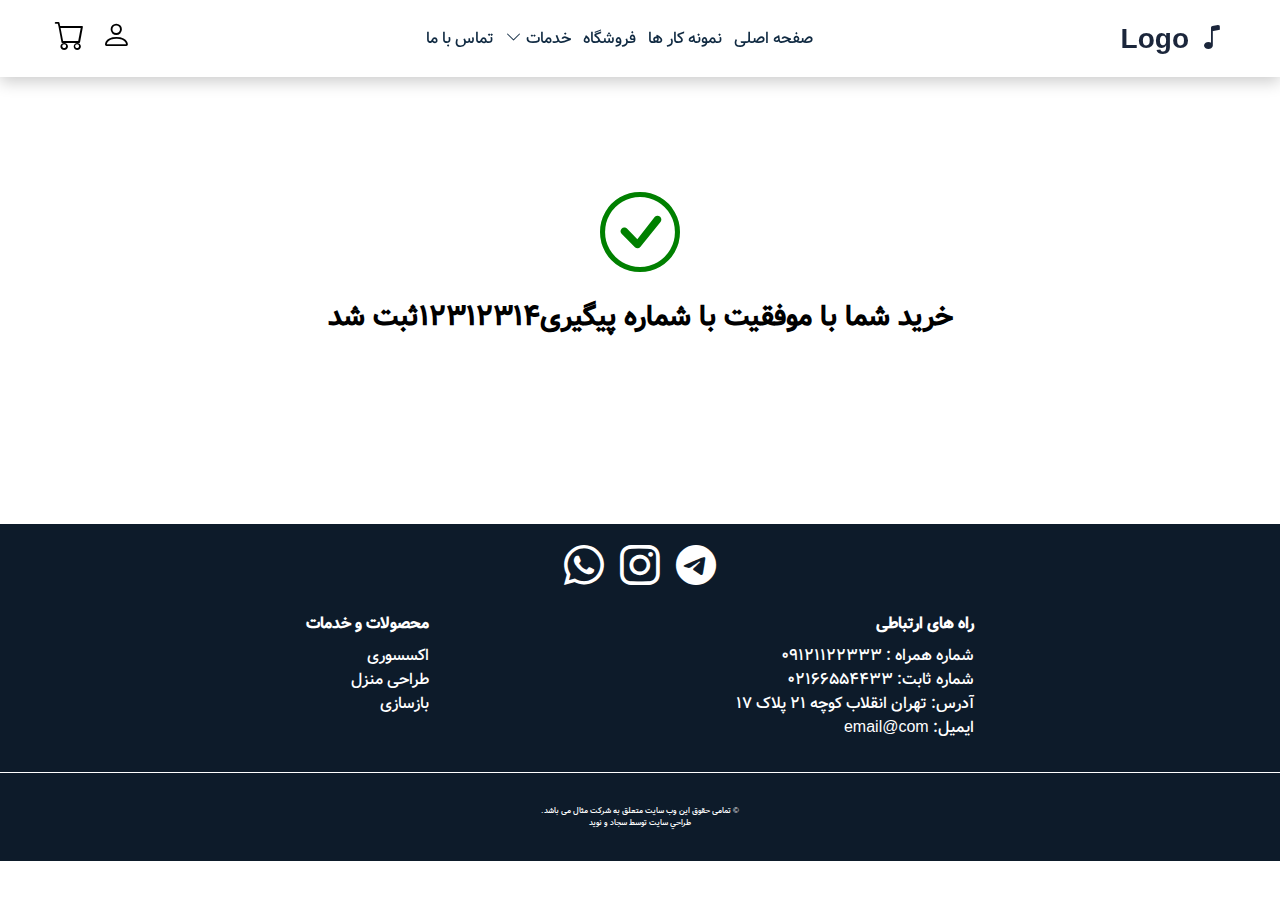
<file: Project-1/succesful-buy.html>
<!DOCTYPE html>
<html lang="fa" dir="rtl">
    <head>
        <meta charset="UTF-8" />
        <meta http-equiv="X-UA-Compatible" content="IE=edge" />
        <meta name="viewport" content="width=device-width, initial-scale=1.0" />
        <title>Test Website</title>
        <!-- bootstrap icons -->
        <link rel="stylesheet" href="./assets/css/main.css" />
        <!-- style css -->
        <link rel="stylesheet" href="./assets/css/bootstrap-icons.css" />
        <!-- favicon -->
    </head>
    <body>
        <!-- Navbar  -->
        <nav class="navbar">
            <div class="navbar-center">
                <div class="nav-header">
                    <div>
                        <a href="#">
                            <h3><i class="bi bi-music-note"></i> Logo</h3></a
                        >
                    </div>
                    <div class="nav-icons-left">
                        <div class="nav-left-icons-m">
                            <a href="#"> <i class="nav-left-icon bi bi-person" id="sign-icon-nav"></i> </a>
                            <ul class="index-signup-dropdown-m" id="index-signup-dropdown-m">
                                <li style="margin-bottom: 1rem;"> <a href="./login.html">  ورود</a> </li>
                                <li> <a href="./sign-up.html"> ثبت نام </a>  </li>
                            </ul>
                            <a href="./shop-cart.html"> <i class="nav-left-icon-2 bi bi-cart"></i> </a>
                        </div>
                        <button class="nav-toggle" id="nav-toggle" type="button">
                            <i class="bi bi-list-nested"></i>
                        </button>
                    </div>
                </div>
                <ul class="nav-links" id="nav-links">
                    <li>
                        <a class="nav-link scroll-link" href="./index.html">
                            صفحه اصلی
                        </a>
                    </li>
                    <li>
                        <a class="nav-link scroll-link" href="./works-total.html">
                            نمونه کار ها
                        </a>
                    </li>
                    <li>
                        <a class="nav-link scroll-link" href="./products.html">
                            فروشگاه
                        </a>
                    </li>
                    <li class="sd-container">
                        <a class="nav-link scroll-link" id="sd-container" href="#articles">
                            خدمات
                            <i class="bi bi-chevron-down"></i>
                        </a>
                        <ul class="services-dropdown" id="sd-container-2">
                            <div class="services-dropdown-items">
                                <li class="sd-container-2" >
                                    <a href="#" id="dropdown-2">
                                        طراحی فضای داخلی
                                        <i class="bi bi-chevron-left"></i>
                                    </a>
                                    <ul class="services-dropdown-2" id="services-dropdown-2">
                                        <div class="services-dropdown-items-2">
                                            <li><a href=""> بالکن</a></li>
                                            <li><a href=""> حیاط </a></li>
                                            <li><a href=""> پذیرایی</a></li>
                                        </div>
                                    </ul>
                                </li>
                                <li class="sd-container-2">
                                    <a href="#" id="dropdown-22">
                                        طراحی دکوراسیون منزل
                                        <i class="bi bi-chevron-left"></i>
                                    </a>
                                    <ul class="services-dropdown-2" id="services-dropdown-22">
                                        <div class="services-dropdown-items-2">
                                            <li><a href=""> اشپزخانه</a></li>
                                            <li><a href=""> اتاق</a></li>
                                            <li><a href=""> حمام</a></li>
                                        </div>
                                    </ul>
                                </li>
                            </div>
                        </ul>
                    </li>
                    <li>
                        <a
                            class="nav-link scroll-link"
                            href="./contact-us.html"
                        >
                            تماس با ما
                        </a>
                    </li>
                </ul>
                <div class="nav-left-icons">
                    <div class="index-signup">
                        <a href=""> <i class="nav-left-icon bi bi-person"></i> </a>
                        <ul class="index-signup-dropdown">
                            <li> <a href="./login.html">  ورود</a> </li>
                            <li> <a href="./sign-up.html"> ثبت نام </a>  </li>
                        </ul>
                    </div>
                    <div>
                        <a href="./shop-cart.html"> <i class="nav-left-icon-2 bi bi-cart"></i> </a>
                    </div>
                </div>
            </div>
        </nav>
        <!-- End of Navbar  -->
        <section>
            <div class="succ-buy">
                <i class="bi bi-check-circle"></i>
                <h3> خرید شما با موفقیت با شماره پیگیری <span> 12312314 </span> ثبت شد  </h3>
            </div>
        </section>

        <!-- footer -->
        <footer class="footer">
            <div class="footer-icons">
                <ul class="footer-icon">
                    <li>
                        <a href=""><i class="bi bi-telegram"></i></a>
                    </li>
                    <li>
                        <a href=""><i class="bi bi-instagram"></i> </a>
                    </li>
                    <li>
                        <a href=""><i class="bi bi-whatsapp"></i></a>
                    </li>
                </ul>
            </div>
            <div class="footer-links">
                <div class="footer-contacts">
                    <h4>راه های ارتباطی</h4>
                    <ul>
                        <li>شماره همراه : 09121122333</li>
                        <li>شماره ثابت: 02166554433</li>
                        <li>آدرس: تهران انقلاب کوچه 21 پلاک 17</li>
                        <li>ایمیل: email@com</li>
                    </ul>
                </div>
                <div class="footer-contacts">
                    <h4>محصولات و خدمات</h4>
                    <ul>
                        <li><a href=""> اکسسوری </a></li>
                        <li><a href=""> طراحی منزل </a></li>
                        <li><a href="">بازسازی </a></li>
                    </ul>
                </div>
            </div>
            <div class="footer-rights">
                <p>© تمامی حقوق این وب سایت متعلق به شرکت مثال می باشد.</p>
                <p>طراحي سایت توسط سجاد و نوید</p>
            </div>
        </footer>
        <!-- End offooter -->

        <script src="./assets/js/app.js"></script>
    </body>
</html>
</file>
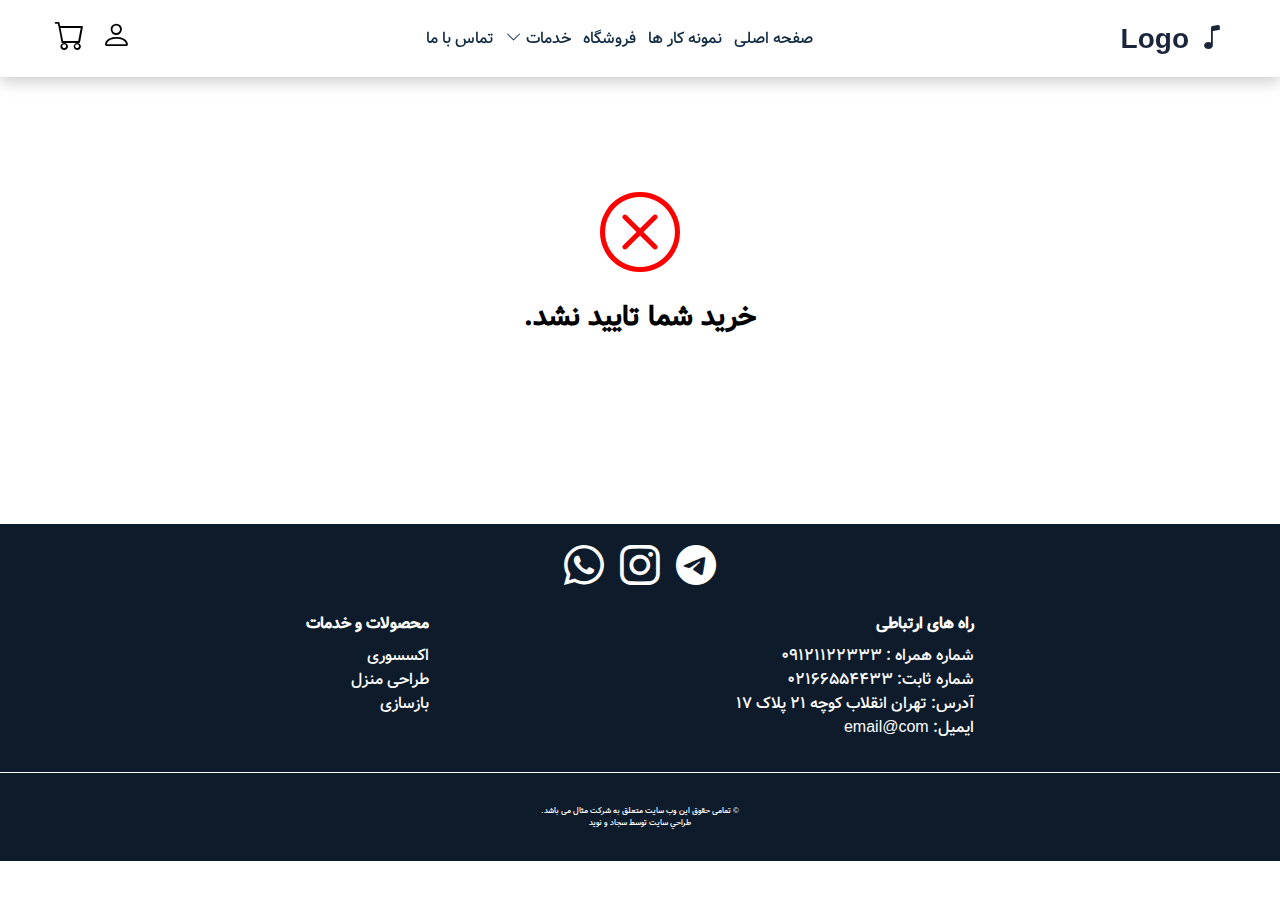
<file: Project-1/unsuccessful-buy.html>
<!DOCTYPE html>
<html lang="fa" dir="rtl">
    <head>
        <meta charset="UTF-8" />
        <meta http-equiv="X-UA-Compatible" content="IE=edge" />
        <meta name="viewport" content="width=device-width, initial-scale=1.0" />
        <title>Test Website</title>
        <!-- bootstrap icons -->
        <link rel="stylesheet" href="./assets/css/main.css" />
        <!-- style css -->
        <link rel="stylesheet" href="./assets/css/bootstrap-icons.css" />
        <!-- favicon -->
    </head>
    <body>
        <!-- Navbar  -->
        <nav class="navbar">
            <div class="navbar-center">
                <div class="nav-header">
                    <div>
                        <a href="#">
                            <h3><i class="bi bi-music-note"></i> Logo</h3></a
                        >
                    </div>
                    <div class="nav-icons-left">
                        <div class="nav-left-icons-m">
                            <a href="#"> <i class="nav-left-icon bi bi-person" id="sign-icon-nav"></i> </a>
                            <ul class="index-signup-dropdown-m" id="index-signup-dropdown-m">
                                <li style="margin-bottom: 1rem;"> <a href="./login.html">  ورود</a> </li>
                                <li> <a href="./sign-up.html"> ثبت نام </a>  </li>
                            </ul>
                            <a href="./shop-cart.html"> <i class="nav-left-icon-2 bi bi-cart"></i> </a>
                        </div>
                        <button class="nav-toggle" id="nav-toggle" type="button">
                            <i class="bi bi-list-nested"></i>
                        </button>
                    </div>
                </div>
                <ul class="nav-links" id="nav-links">
                    <li>
                        <a class="nav-link scroll-link" href="./index.html">
                            صفحه اصلی
                        </a>
                    </li>
                    <li>
                        <a class="nav-link scroll-link" href="./works-total.html">
                            نمونه کار ها
                        </a>
                    </li>
                    <li>
                        <a class="nav-link scroll-link" href="./products.html">
                            فروشگاه
                        </a>
                    </li>
                    <li class="sd-container">
                        <a class="nav-link scroll-link" id="sd-container" href="#articles">
                            خدمات
                            <i class="bi bi-chevron-down"></i>
                        </a>
                        <ul class="services-dropdown" id="sd-container-2">
                            <div class="services-dropdown-items">
                                <li class="sd-container-2" >
                                    <a href="#" id="dropdown-2">
                                        طراحی فضای داخلی
                                        <i class="bi bi-chevron-left"></i>
                                    </a>
                                    <ul class="services-dropdown-2" id="services-dropdown-2">
                                        <div class="services-dropdown-items-2">
                                            <li><a href=""> بالکن</a></li>
                                            <li><a href=""> حیاط </a></li>
                                            <li><a href=""> پذیرایی</a></li>
                                        </div>
                                    </ul>
                                </li>
                                <li class="sd-container-2">
                                    <a href="#" id="dropdown-22">
                                        طراحی دکوراسیون منزل
                                        <i class="bi bi-chevron-left"></i>
                                    </a>
                                    <ul class="services-dropdown-2" id="services-dropdown-22">
                                        <div class="services-dropdown-items-2">
                                            <li><a href=""> اشپزخانه</a></li>
                                            <li><a href=""> اتاق</a></li>
                                            <li><a href=""> حمام</a></li>
                                        </div>
                                    </ul>
                                </li>
                            </div>
                        </ul>
                    </li>
                    <li>
                        <a
                            class="nav-link scroll-link"
                            href="./contact-us.html"
                        >
                            تماس با ما
                        </a>
                    </li>
                </ul>
                <div class="nav-left-icons">
                    <div class="index-signup">
                        <a href=""> <i class="nav-left-icon bi bi-person"></i> </a>
                        <ul class="index-signup-dropdown">
                            <li> <a href="./login.html">  ورود</a> </li>
                            <li> <a href="./sign-up.html"> ثبت نام </a>  </li>
                        </ul>
                    </div>
                    <div>
                        <a href="./shop-cart.html"> <i class="nav-left-icon-2 bi bi-cart"></i> </a>
                    </div>
                </div>
            </div>
        </nav>
        <!-- End of Navbar  -->
        <section>
            <div class="unsucc-buy">
                <i class="bi bi-x-circle"></i>
                <h3> خرید شما تایید نشد.</h3>
            </div>
        </section>

        <!-- footer -->
        <footer class="footer">
            <div class="footer-icons">
                <ul class="footer-icon">
                    <li>
                        <a href=""><i class="bi bi-telegram"></i></a>
                    </li>
                    <li>
                        <a href=""><i class="bi bi-instagram"></i> </a>
                    </li>
                    <li>
                        <a href=""><i class="bi bi-whatsapp"></i></a>
                    </li>
                </ul>
            </div>
            <div class="footer-links">
                <div class="footer-contacts">
                    <h4>راه های ارتباطی</h4>
                    <ul>
                        <li>شماره همراه : 09121122333</li>
                        <li>شماره ثابت: 02166554433</li>
                        <li>آدرس: تهران انقلاب کوچه 21 پلاک 17</li>
                        <li>ایمیل: email@com</li>
                    </ul>
                </div>
                <div class="footer-contacts">
                    <h4>محصولات و خدمات</h4>
                    <ul>
                        <li><a href=""> اکسسوری </a></li>
                        <li><a href=""> طراحی منزل </a></li>
                        <li><a href="">بازسازی </a></li>
                    </ul>
                </div>
            </div>
            <div class="footer-rights">
                <p>© تمامی حقوق این وب سایت متعلق به شرکت مثال می باشد.</p>
                <p>طراحي سایت توسط سجاد و نوید</p>
            </div>
        </footer>
        <!-- End offooter -->

        <script src="./assets/js/app.js"></script>
    </body>
</html>
</file>
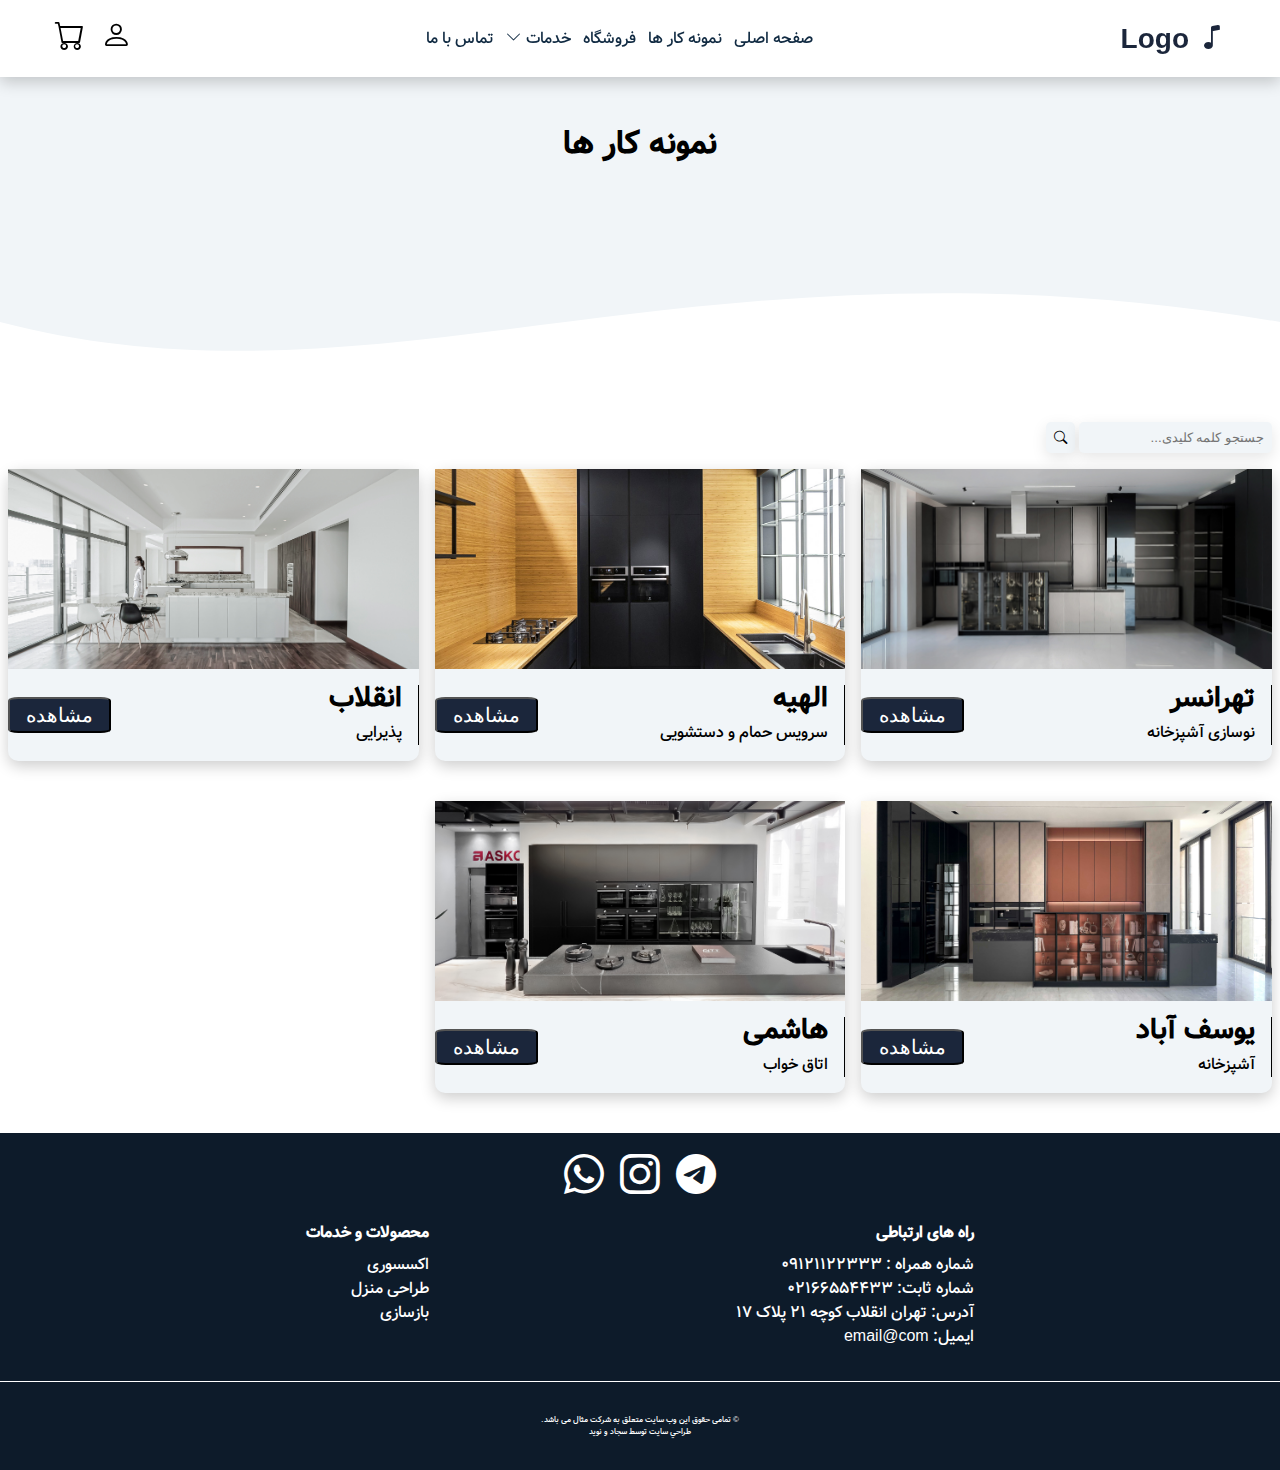
<file: Project-1/works-total.html>
<!DOCTYPE html>
<html lang="fa" dir="rtl">
    <head>
        <meta charset="UTF-8" />
        <meta http-equiv="X-UA-Compatible" content="IE=edge" />
        <meta name="viewport" content="width=device-width, initial-scale=1.0" />
        <title>Test Website</title>
        <!-- bootstrap icons -->
        <link rel="stylesheet" href="./assets/css/main.css" />
        <!-- style css -->
        <link rel="stylesheet" href="./assets/css/bootstrap-icons.css" />
        <!-- favicon -->
    </head>
    <body>
        <!-- Navbar  -->
        <nav class="navbar">
            <div class="navbar-center">
                <div class="nav-header">
                    <div>
                        <a href="#">
                            <h3><i class="bi bi-music-note"></i> Logo</h3></a
                        >
                    </div>
                    <div class="nav-icons-left">
                        <div class="nav-left-icons-m">
                            <a href="#"> <i class="nav-left-icon bi bi-person" id="sign-icon-nav"></i> </a>
                            <ul class="index-signup-dropdown-m" id="index-signup-dropdown-m">
                                <li style="margin-bottom: 1rem;"> <a href="./login.html">  ورود</a> </li>
                                <li> <a href="./sign-up.html"> ثبت نام </a>  </li>
                            </ul>
                            <a href="./shop-cart.html"> <i class="nav-left-icon-2 bi bi-cart"></i> </a>
                        </div>
                        <button class="nav-toggle" id="nav-toggle" type="button">
                            <i class="bi bi-list-nested"></i>
                        </button>
                    </div>
                </div>
                <ul class="nav-links" id="nav-links">
                    <li>
                        <a class="nav-link scroll-link" href="./index.html">
                            صفحه اصلی
                        </a>
                    </li>
                    <li>
                        <a class="nav-link scroll-link" href="./works-total.html">
                            نمونه کار ها
                        </a>
                    </li>
                    <li>
                        <a class="nav-link scroll-link" href="./products.html">
                            فروشگاه
                        </a>
                    </li>
                    <li class="sd-container">
                        <a class="nav-link scroll-link" id="sd-container" href="#articles">
                            خدمات
                            <i class="bi bi-chevron-down"></i>
                        </a>
                        <ul class="services-dropdown" id="sd-container-2">
                            <div class="services-dropdown-items">
                                <li class="sd-container-2" >
                                    <a href="#" id="dropdown-2">
                                        طراحی فضای داخلی
                                        <i class="bi bi-chevron-left"></i>
                                    </a>
                                    <ul class="services-dropdown-2" id="services-dropdown-2">
                                        <div class="services-dropdown-items-2">
                                            <li><a href=""> بالکن</a></li>
                                            <li><a href=""> حیاط </a></li>
                                            <li><a href=""> پذیرایی</a></li>
                                        </div>
                                    </ul>
                                </li>
                                <li class="sd-container-2">
                                    <a href="#" id="dropdown-22">
                                        طراحی دکوراسیون منزل
                                        <i class="bi bi-chevron-left"></i>
                                    </a>
                                    <ul class="services-dropdown-2" id="services-dropdown-22">
                                        <div class="services-dropdown-items-2">
                                            <li><a href=""> اشپزخانه</a></li>
                                            <li><a href=""> اتاق</a></li>
                                            <li><a href=""> حمام</a></li>
                                        </div>
                                    </ul>
                                </li>
                            </div>
                        </ul>
                    </li>
                    <li>
                        <a
                            class="nav-link scroll-link"
                            href="./contact-us.html"
                        >
                            تماس با ما
                        </a>
                    </li>
                </ul>
                <div class="nav-left-icons">
                    <div class="index-signup">
                        <a href=""> <i class="nav-left-icon bi bi-person"></i> </a>
                        <ul class="index-signup-dropdown">
                            <li> <a href="./login.html">  ورود</a> </li>
                            <li> <a href="./sign-up.html"> ثبت نام </a>  </li>
                        </ul>
                    </div>
                    <div>
                        <a href="./shop-cart.html"> <i class="nav-left-icon-2 bi bi-cart"></i> </a>
                    </div>
                </div>
            </div>
        </nav>
        <!-- End of Navbar  -->
        <div class="product-hero">
            <h1>نمونه کار ها </h1>
        </div>

        <!-- wavy background -->
        <div style="height: 150px; overflow: hidden">
            <svg
                viewBox="0 0 500 150"
                preserveAspectRatio="none"
                style="height: 100%; width: 100%"
            >
                <path
                    d="M0.00,49.98 C149.99,150.00 271.49,-49.98 500.00,49.98 L500.00,0.00 L0.00,0.00 Z"
                    style="stroke: none; fill: var(--clr-grey-4)"
                ></path>
            </svg>
        </div>

        <!-- Works sample -->
                <section class="section">
                    <div class="search-product">
                        <input
                            class="search-product-input"
                            type="text"
                            placeholder="جستجو کلمه کلیدی..."
                        />
                        <button class="search-product-icon">
                            <i class="bi bi-search"></i>
                        </button>
                    </div>
                    <div class="feature-articles">
                        <article class="feature-article">
                            <div>
                                <div class="feature-img-container">
                                    <img
                                        class="feature-img"
                                        src="./assets/images/image-1.jpg"
                                        alt=""
                                    />
                                </div>
                                <div class="feature-info">
                                    <div class="feature-info-text">
                                        <h3>تهرانسر</h3>
                                        <p>نوسازی آشپزخانه</p>
                                    </div>
                                    <div>
                                        <a href="./works.html">
                                            <button class="btn btn-feature">
                                                مشاهده
                                            </button>
                                        </a>
                                    </div>
                                </div>
                            </div>
                        </article>
        
                        <article class="feature-article">
                            <div>
                                <div class="feature-img-container">
                                    <img
                                        class="feature-img"
                                        src="./assets/images/image-2.jpg"
                                        alt=""
                                    />
                                </div>
                                <div class="feature-info">
                                    <div class="feature-info-text">
                                        <h3>الهیه</h3>
                                        <p>سرویس حمام و دستشویی</p>
                                    </div>
                                    <div>
                                        <a href="./works.html">
                                            <button class="btn btn-feature">
                                                مشاهده
                                            </button>
                                        </a>
                                    </div>
                                </div>
                            </div>
                        </article>
                        <article class="feature-article">
                            <div>
                                <div class="feature-img-container">
                                    <img
                                        class="feature-img"
                                        src="./assets/images/image-3.jpg"
                                        alt=""
                                    />
                                </div>
                                <div class="feature-info">
                                    <div class="feature-info-text">
                                        <h3>انقلاب</h3>
                                        <p>پذیرایی</p>
                                    </div>
                                    <div>
                                        <a href="./works.html">
                                            <button class="btn btn-feature">
                                                مشاهده
                                            </button>
                                        </a>
                                    </div>
                                </div>
                            </div>
                        </article>
                        <article class="feature-article">
                            <div>
                                <div class="feature-img-container">
                                    <img
                                        class="feature-img"
                                        src="./assets/images/image-4.jpg"
                                        alt=""
                                    />
                                </div>
                                <div class="feature-info">
                                    <div class="feature-info-text">
                                        <h3>یوسف آباد</h3>
                                        <p>آشپزخانه</p>
                                    </div>
                                    <div>
                                        <a href="./works.html">
                                            <button class="btn btn-feature">
                                                مشاهده
                                            </button>
                                        </a>
                                    </div>
                                </div>
                            </div>
                        </article>
        
                        <article class="feature-article">
                            <div>
                                <div class="feature-img-container">
                                    <img
                                        class="feature-img"
                                        src="./assets/images/image-5.jpg"
                                        alt=""
                                    />
                                </div>
                                <div class="feature-info">
                                    <div class="feature-info-text">
                                        <h3>هاشمی</h3>
                                        <p>اتاق خواب</p>
                                    </div>
                                    <div>
                                        <a href="./works.html">
                                            <button class="btn btn-feature">
                                                مشاهده
                                            </button>
                                        </a>
                                    </div>
                                </div>
                            </div>
                        </article>
                    </div>
                </section>
        <!-- End of Works sample -->

        <!-- footer -->
        <footer class="footer">
            <div class="footer-icons">
                <ul class="footer-icon">
                    <li>
                        <a href=""><i class="bi bi-telegram"></i></a>
                    </li>
                    <li>
                        <a href=""><i class="bi bi-instagram"></i> </a>
                    </li>
                    <li>
                        <a href=""><i class="bi bi-whatsapp"></i></a>
                    </li>
                </ul>
            </div>
            <div class="footer-links">
                <div class="footer-contacts">
                    <h4>راه های ارتباطی</h4>
                    <ul>
                        <li>شماره همراه : 09121122333</li>
                        <li>شماره ثابت: 02166554433</li>
                        <li>آدرس: تهران انقلاب کوچه 21 پلاک 17</li>
                        <li>ایمیل: email@com</li>
                    </ul>
                </div>
                <div class="footer-contacts">
                    <h4>محصولات و خدمات</h4>
                    <ul>
                        <li><a href=""> اکسسوری </a></li>
                        <li><a href=""> طراحی منزل </a></li>
                        <li><a href="">بازسازی </a></li>
                    </ul>
                </div>
            </div>
            <div class="footer-rights">
                <p>© تمامی حقوق این وب سایت متعلق به شرکت مثال می باشد.</p>
                <p>طراحي سایت توسط سجاد و نوید</p>
            </div>
        </footer>
        <!-- End offooter -->

        <script src="./assets/js/app.js"></script>
    </body>
</html>
</file>
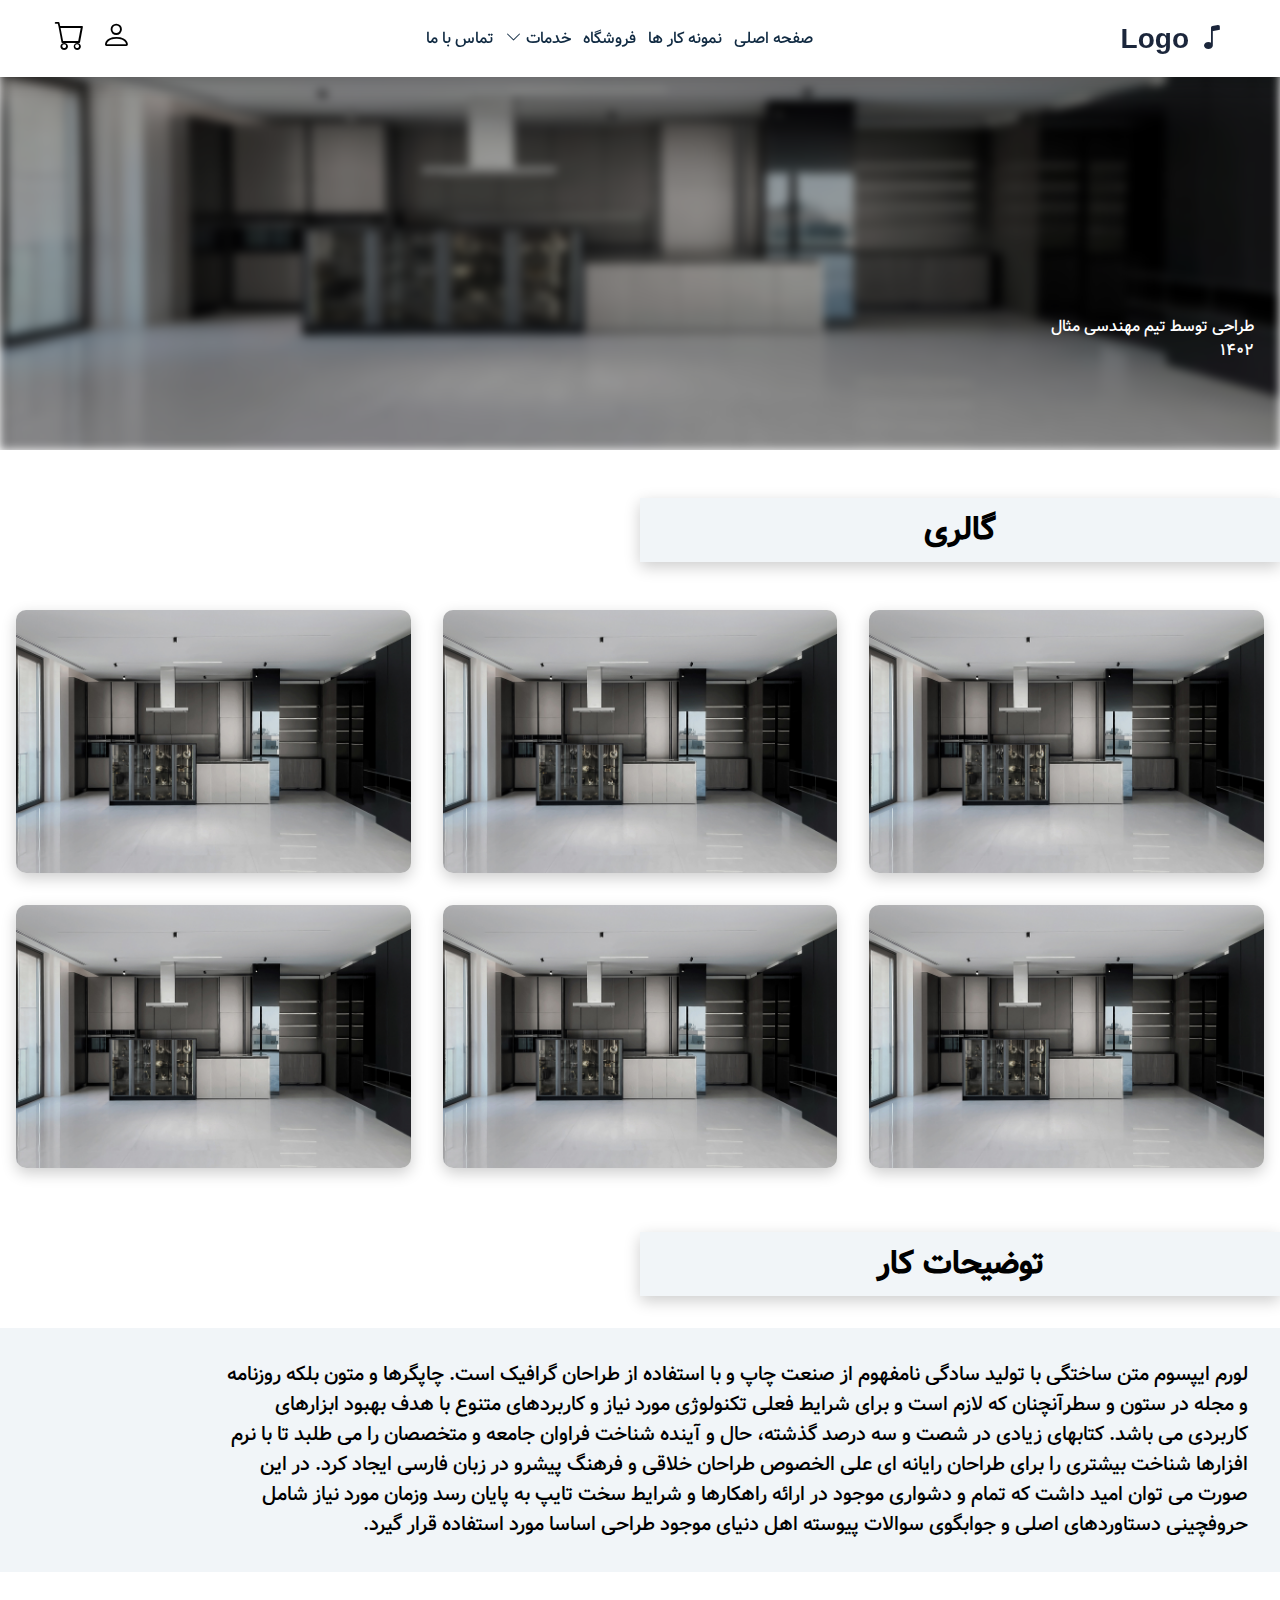
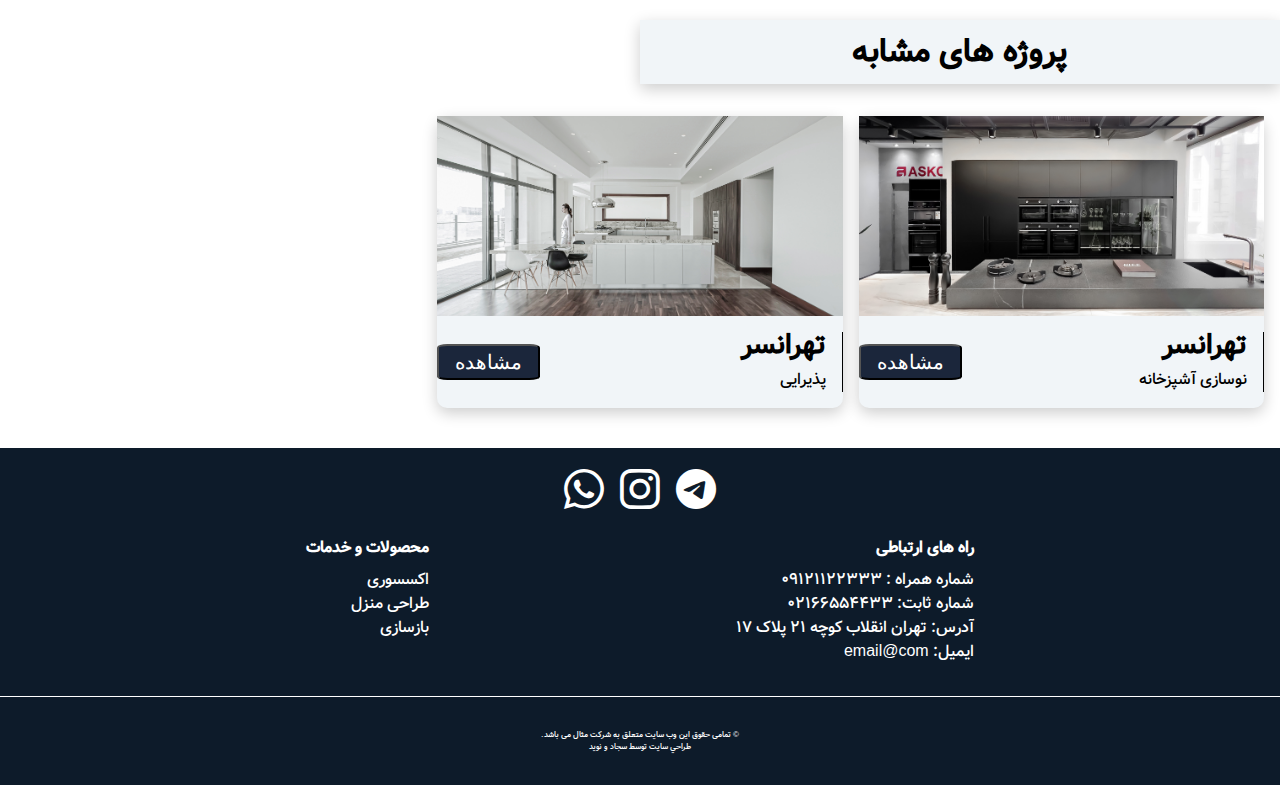
<file: Project-1/works.html>
<!DOCTYPE html>
<html lang="fa" dir="rtl">
    <head>
        <meta charset="UTF-8" />
        <meta http-equiv="X-UA-Compatible" content="IE=edge" />
        <meta name="viewport" content="width=device-width, initial-scale=1.0" />
        <title>Test Website</title>
        <!-- bootstrap icons -->
        <link rel="stylesheet" href="./assets/css/main.css" />
        <!-- style css -->
        <link rel="stylesheet" href="./assets/css/bootstrap-icons.css" />
        <!-- favicon -->
    </head>
    <body>
        <!-- Navbar  -->
        <nav class="navbar">
            <div class="navbar-center">
                <div class="nav-header">
                    <div>
                        <a href="#">
                            <h3><i class="bi bi-music-note"></i> Logo</h3></a
                        >
                    </div>
                    <div class="nav-icons-left">
                        <div class="nav-left-icons-m">
                            <a href="#"> <i class="nav-left-icon bi bi-person" id="sign-icon-nav"></i> </a>
                            <ul class="index-signup-dropdown-m" id="index-signup-dropdown-m">
                                <li style="margin-bottom: 1rem;"> <a href="./login.html">  ورود</a> </li>
                                <li> <a href="./sign-up.html"> ثبت نام </a>  </li>
                            </ul>
                            <a href="./shop-cart.html"> <i class="nav-left-icon-2 bi bi-cart"></i> </a>
                        </div>
                        <button class="nav-toggle" id="nav-toggle" type="button">
                            <i class="bi bi-list-nested"></i>
                        </button>
                    </div>
                </div>
                <ul class="nav-links" id="nav-links">
                    <li>
                        <a class="nav-link scroll-link" href="./index.html">
                            صفحه اصلی
                        </a>
                    </li>
                    <li>
                        <a class="nav-link scroll-link" href="./works-total.html">
                            نمونه کار ها
                        </a>
                    </li>
                    <li>
                        <a class="nav-link scroll-link" href="./products.html">
                            فروشگاه
                        </a>
                    </li>
                    <li class="sd-container">
                        <a class="nav-link scroll-link" id="sd-container" href="#articles">
                            خدمات
                            <i class="bi bi-chevron-down"></i>
                        </a>
                        <ul class="services-dropdown" id="sd-container-2">
                            <div class="services-dropdown-items">
                                <li class="sd-container-2" >
                                    <a href="#" id="dropdown-2">
                                        طراحی فضای داخلی
                                        <i class="bi bi-chevron-left"></i>
                                    </a>
                                    <ul class="services-dropdown-2" id="services-dropdown-2">
                                        <div class="services-dropdown-items-2">
                                            <li><a href=""> بالکن</a></li>
                                            <li><a href=""> حیاط </a></li>
                                            <li><a href=""> پذیرایی</a></li>
                                        </div>
                                    </ul>
                                </li>
                                <li class="sd-container-2">
                                    <a href="#" id="dropdown-22">
                                        طراحی دکوراسیون منزل
                                        <i class="bi bi-chevron-left"></i>
                                    </a>
                                    <ul class="services-dropdown-2" id="services-dropdown-22">
                                        <div class="services-dropdown-items-2">
                                            <li><a href=""> اشپزخانه</a></li>
                                            <li><a href=""> اتاق</a></li>
                                            <li><a href=""> حمام</a></li>
                                        </div>
                                    </ul>
                                </li>
                            </div>
                        </ul>
                    </li>
                    <li>
                        <a
                            class="nav-link scroll-link"
                            href="./contact-us.html"
                        >
                            تماس با ما
                        </a>
                    </li>
                </ul>
                <div class="nav-left-icons">
                    <div class="index-signup">
                        <a href=""> <i class="nav-left-icon bi bi-person"></i> </a>
                        <ul class="index-signup-dropdown">
                            <li> <a href="./login.html">  ورود</a> </li>
                            <li> <a href="./sign-up.html"> ثبت نام </a>  </li>
                        </ul>
                    </div>
                    <div>
                        <a href="./shop-cart.html"> <i class="nav-left-icon-2 bi bi-cart"></i> </a>
                    </div>
                </div>
            </div>
        </nav>
        <!-- End of Navbar  -->
        <section>
            <!-- hero-product -->
            <div class="works-header">
                <img src="./assets/images/image-1.jpg" alt="">
                <div class="works-header-title">
                    <p>
                        طراحی توسط تیم مهندسی مثال 
                    </p>
                    <p>1402</p>
                </div>
            </div>
            <!-- End of hero-product -->

            <!-- gallary-product -->

            <div class="section-title section-title-work">
                <h1>گالری</h1>
            </div>
            <div class="work-gallary-container">
                <div class="work-gallary">
                    <img src="./assets/images/image-1.jpg" alt="" />
                </div>
                <div class="work-gallary">
                    <img src="./assets/images/image-1.jpg" alt="" />
                </div>
                <div class="work-gallary">
                    <img src="./assets/images/image-1.jpg" alt="" />
                </div>
                <div class="work-gallary">
                    <img src="./assets/images/image-1.jpg" alt="" />
                </div>
                <div class="work-gallary">
                    <img src="./assets/images/image-1.jpg" alt="" />
                </div>
                <div class="work-gallary">
                    <img src="./assets/images/image-1.jpg" alt="" />
                </div>
            </div>

            <!-- tozihat -->
            <div class="works-describe">
                <div class="section-title section-title-work">
                    <h1>توضیحات کار</h1>
                </div>
                <div class="works-text">
                    <p>
                        لورم ایپسوم متن ساختگی با تولید سادگی نامفهوم از صنعت
                        چاپ و با استفاده از طراحان گرافیک است. چاپگرها و متون
                        بلکه روزنامه و مجله در ستون و سطرآنچنان که لازم است و
                        برای شرایط فعلی تکنولوژی مورد نیاز و کاربردهای متنوع با
                        هدف بهبود ابزارهای کاربردی می باشد. کتابهای زیادی در شصت
                        و سه درصد گذشته، حال و آینده شناخت فراوان جامعه و
                        متخصصان را می طلبد تا با نرم افزارها شناخت بیشتری را
                        برای طراحان رایانه ای علی الخصوص طراحان خلاقی و فرهنگ
                        پیشرو در زبان فارسی ایجاد کرد. در این صورت می توان امید
                        داشت که تمام و دشواری موجود در ارائه راهکارها و شرایط
                        سخت تایپ به پایان رسد وزمان مورد نیاز شامل حروفچینی
                        دستاوردهای اصلی و جوابگوی سوالات پیوسته اهل دنیای موجود
                        طراحی اساسا مورد استفاده قرار گیرد.
                    </p>
                </div>
            </div>
            <!-- End of tozihat  -->
            <!-- End of gallary-product -->

            <!-- similar projects-product -->
            <div class="section-title section-title-work">
                <h1>پروژه های مشابه</h1>
            </div>
            <div class="feature-articles work-similar-container">
                <article class="feature-article">
                    <div>
                        <div class="feature-img-container">
                            <img
                                class="feature-img"
                                src="./assets/images/image-5.jpg"
                                alt=""
                            />
                        </div>
                        <div class="feature-info">
                            <div class="feature-info-text">
                                <h3>تهرانسر</h3>
                                <p>نوسازی آشپزخانه</p>
                            </div>
                            <div>
                                <button class="btn btn-feature">مشاهده</button>
                            </div>
                        </div>
                    </div>
                </article>

                <article class="feature-article">
                    <div>
                        <div class="feature-img-container">
                            <img
                                class="feature-img"
                                src="./assets/images/image-3.jpg"
                                alt=""
                            />
                        </div>
                        <div class="feature-info">
                            <div class="feature-info-text">
                                <h3>تهرانسر</h3>
                                <p>پذیرایی</p>
                            </div>
                            <div>
                                <button class="btn btn-feature">مشاهده</button>
                            </div>
                        </div>
                    </div>
                </article>
            </div>
            <!-- End of similar projects-product -->
        </section>
        <!-- footer -->
        <footer class="footer">
            <div class="footer-icons">
                <ul class="footer-icon">
                    <li>
                        <a href=""><i class="bi bi-telegram"></i></a>
                    </li>
                    <li>
                        <a href=""><i class="bi bi-instagram"></i> </a>
                    </li>
                    <li>
                        <a href=""><i class="bi bi-whatsapp"></i></a>
                    </li>
                </ul>
            </div>
            <div class="footer-links">
                <div class="footer-contacts">
                    <h4>راه های ارتباطی</h4>
                    <ul>
                        <li>شماره همراه : 09121122333</li>
                        <li>شماره ثابت: 02166554433</li>
                        <li>آدرس: تهران انقلاب کوچه 21 پلاک 17</li>
                        <li>ایمیل: email@com</li>
                    </ul>
                </div>
                <div class="footer-contacts">
                    <h4>محصولات و خدمات</h4>
                    <ul>
                        <li><a href=""> اکسسوری </a></li>
                        <li><a href=""> طراحی منزل </a></li>
                        <li><a href="">بازسازی </a></li>
                    </ul>
                </div>
            </div>
            <div class="footer-rights">
                <p>© تمامی حقوق این وب سایت متعلق به شرکت مثال می باشد.</p>
                <p>طراحي سایت توسط سجاد و نوید</p>
            </div>
        </footer>
        <!-- End offooter -->

        <script src="./assets/js/app.js"></script>
    </body>
</html>
</file>
<file: Project-1/assets/css/main.css>
/*
=============== 
Fonts
===============
*/
@font-face {
    font-family: vazir;
    src: url(../fonts/Vazir-Medium-FD-WOL.ttf) format(ttf),
        url(../fonts/Vazir-Medium-FD-WOL.woff) format(woff),
        url(../fonts/Vazir-Medium-FD-WOL.woff2) format(woff2);
}
/*
=============== 
Variables
===============
*/
:root {
    --clr-primary-1: #0d1b2a;
    --clr-primary-2: #1b263b;
    --clr-primary-3: #415a77;
    --clr-grey-1: #102a42;
    --clr-grey-2: #617d98;
    --clr-grey-3: #9eb2c7;
    --clr-grey-4: #f1f5f8;
    --clr-white: #fff;
    --ff-primary: "vazir", sans-serif;
    --transition: all 0.3s linear;
    --light-shadow: 0 5px 15px rgba(0, 0, 0, 0.1);
    --dark-shadow: 0 5px 15px rgba(0, 0, 0, 0.2);
}
/*
=============== 
Global Styles
===============
*/
* {
    margin: 0;
    padding: 0;
    box-sizing: border-box;
}
body {
    font-family: var(--ff-primary);
    background: var(--clr-white);
    line-height: 1.5;
    font-size: 0.875rem;
}
ul {
    list-style-type: none;
}
a {
    text-decoration: none;
    color: black;
}
img {
    width: 100%;
    display: block;
}

h1,
h2,
h3,
h4 {
    line-height: 1.25;
}
h1 {
    font-size: 2rem;
}
h2 {
    font-size: 1.5rem;
}
h3 {
    font-size: 1.25rem;
}
h4 {
    font-size: 0.875rem;
}
@media screen and (min-width: 800px) {
    h2 {
        font-size: 2.5rem;
    }
    h3 {
        font-size: 1.75rem;
    }
    h4 {
        font-size: 1rem;
    }
    body {
        font-size: 1rem;
    }
    h1,
    h2,
    h3,
    h4 {
        line-height: 1;
    }
}

.btn {
    padding: 0.25rem 1rem;
    background-color: var(--clr-primary-2);
    color: var(--clr-white);
    display: inline-block;
    transition: var(--transition);
    font-size: 1.25rem;
    font-weight: 500;
    cursor: pointer;
    border-radius: 10%;
}

.btn:hover {
    background-color: var(--clr-primary-3);
}
.section-center {
    width: 90vh;
    margin: 0 auto;
}
.section {
    padding: 0 1.5rem;
}
.section-title {
    text-align: center;
    background: var(--clr-grey-4);
    margin-bottom: 2rem;
    padding: 1rem 0;
    box-shadow: var(--dark-shadow);
}
/* 
================
navbar
================
*/
.navbar {
    position: fixed;
    top: 0;
    right: 0;
    background: var(--clr-white);
    width: 100%;
    box-shadow: var(--dark-shadow);
    z-index: 3;
}
.navbar-center {
    width: 100%;
    max-width: 1170px;
    margin: 0 auto;
}
.nav-icons {
    display: none;
}

.nav-header {
    display: flex;
    justify-content: space-between;
    align-items: center;
    padding: 1rem 2rem;
}

.nav-header h3 {
    margin-bottom: 0;
}

.nav-toggle {
    font-size: 1.5rem;
    background: transparent;
    border: transparent;
    color: var(--clr-primary-2);
    cursor: pointer;
    transition: var(--transition);
}
.nav-toggle:hover {
    transform: scale(1.2);
}
.nav-link {
    display: block;
    padding: 1rem 2rem;
    font-size: 1rem;
    cursor: pointer;
    color: var(--clr-grey-1);
    transition: var(--transition);
}
.nav-link:hover {
    color: var(--clr-grey-1);
    background: var(--clr-primary-3);
    padding-right: 2.25rem;
}
.nav-links {
    height: 0;
    overflow: hidden;
    transition: var(--transition);
    margin: 0 auto;
}
.show-links {
    height: auto;
}
.nav-header a {
    color: var(--clr-primary-2);
}
.nav-left-icons {
    display: none;
}
.nav-left-icons-m {
    font-size: 23px;
}
.nav-icons-left {
    display: flex;
    gap: 1rem;
}
.nav-left-icon:hover {
    color: var(--clr-grey-2);
}
.nav-left-icon-2:hover {
    color: var(--clr-grey-2);
}
.index-signup:hover .index-signup-dropdown {
    display: block;
}
.index-signup > ul {
    display: none;
    position: absolute;
    background: var(--clr-white);
    font-size: 20px;
    padding: 1rem;
    border-radius: 5%;
}
.index-signup > ul > li {
    padding: 0.5rem 0;
}
.index-signup > ul > li > a:hover {
    color: var(--clr-primary-3);
}
.services-dropdown {
    height: 0;
    overflow: hidden;
}
.services-dropdown-show {
    height: auto;
}
.sd-container-2 {
    display: block;
    padding: 1rem 2rem;
    font-size: 1rem;
    cursor: pointer;
    color: var(--clr-grey-1);
    transition: var(--transition);
}
.services-dropdown-2 {
    height: 0;
    overflow: hidden;
}
.services-dropdown-2-show{
    height: auto;
}
.services-dropdown-items-2 {
    padding-top: 1rem ;
    transition: var(--transition);
}
.services-dropdown-items-2 > a{
    display: block;
    padding: 1rem 0;
    font-size: 1rem;
    cursor: pointer;
    color: var(--clr-grey-1);
}
.services-dropdown-items-2 a:hover{
    color: var(--clr-primary-3);
}
.index-signup-dropdown-m {
    display: none;
}
.index-signup-dropdown-m-show{
    display: block;
    position: absolute;
    background: var(--clr-white);
    padding: 1rem;
    border-radius: 5%;
    font-size: 20px;
}
@media (min-width: 992px) {
    .navbar {
        padding: 1rem 2rem;
    }
    .nav-toggle {
        display: none;
    }
    .navbar-center {
        display: flex;
        align-items: center;
        justify-content: space-between;
    }
    .nav-links {
        height: auto;
        display: flex;
    }
    .nav-icons {
        display: flex;
        flex-flow: column;
    }
    .nav-header {
        padding: 0 0;
    }
    .nav-link {
        padding: 0 0;
        margin-right: 0.75rem;
    }
    .nav-link:hover {
        padding-right: 0;
        color: var(--clr-primary-2);
        background: transparent;
        color: var(--clr-grey-2);
    }
    .services-dropdown .services-dropdown-2 {
        z-index: 3;
    }
    .services-dropdown {
        position: absolute;
        display: none;
    }
    .sd-container:hover .services-dropdown {
        display: inline-block;
        height: auto;
        overflow: visible;
    }
    .services-dropdown li {
        padding: 0.75rem;
    }
    .services-dropdown-items {
        margin-top: 1.25rem;
        background-color: var(--clr-white);
        color: var(--clr-primary-2);
        border-radius: 2.5%;
    }
    .services-dropdown-2 {
        display: none;
        position: absolute;
        top: 0;
        right: 100%;
    }
    .sd-container-2:hover .services-dropdown-2 {
        display: inline-block;
        height: auto;
        overflow: visible;
    }
    .sd-container-2:hover > a{
        color: var(--clr-primary-3);
    }
    .services-dropdown-items-2 {
        color: var(--clr-primary-2);
        background: var(--clr-white);
        color: var(--clr-grey-2);
        border-radius: 5%;
    }
    .nav-left-icons {
        display: grid;
        gap: 1rem;
        grid-template-columns: 1fr 1fr;
        font-size: 30px;
    }
    .nav-left-icon:hover {
        color: var(--clr-grey-2);
    }
    .nav-left-icon-2:hover {
        color: var(--clr-grey-2);
    }
    .nav-left-icons-m {
        display: none;
    }
    .section {
        padding: 0 0.5rem;
    }
}
/* 
================
header
================
*/
.header {
    margin-bottom: 2.5rem;
}
.hero {
    display: flex;
    flex-wrap: wrap;
    background: linear-gradient(rgba(13, 27, 42), rgb(0, 0, 0, 0.2)),
    no-repeat center/cover;
    position: relative;
    justify-content: center;
    align-items: center;
    text-align: center;
}
.hero img {
    z-index: -1;
    height: 50vh;
}
.hero a {
    color: var(--clr-white);
    transition: var(--transition);
    z-index: 2;
    position: absolute;
}
.hero a:hover {
    transform: scale(1.1);
}
.hero-icon {
    font-size: 3rem;
}
.hero-text {
    font-size: 2rem;
}
@media (min-width: 992px) {
    .hero img {
        height: 90vh;
    }
    .hero-text {
        font-size: 3rem;
    }
}

/* 
================
features
================
*/
.feature-img {
    height: 200px;
    margin-bottom: 1rem;
    object-fit: cover;
}
.feature-img-container {
    position: relative;
}
.feature-info h3 {
    padding-bottom: 0.5rem;
}
.feature-info {
    display: flex;
    justify-content: space-between;
    align-items: center;
}
.feature-info-text {
    border-right: solid 1px black;
    padding: 0 1rem;
}
.btn-feature {
    align-items: center;
    justify-content: center;
}

.feature-article {
    margin-bottom: 1.5rem;
    background: var(--clr-grey-4);
    padding-bottom: 1rem;
    border-radius: 10px;
    transition: var(--transition);
    box-shadow: var(--dark-shadow);
}
.feature-article:hover{
    transform: scale(1.02);
}
.feature-articles {
    display: grid;
}
.works-see-more { 
    display: flex;
    justify-content: center;
    align-items: center;
    height: 200px;
}
.works-see-more a{
    padding: 2rem;
    border-radius: 100% ;
}
.seemore-works {
    background: var(--clr-primary-2);
    padding: 1rem;
    display: inline-block;
    box-shadow: var(--dark-shadow);
    margin-bottom: 4rem;
    border-radius: 10%;
    transition: var(--transition);
}
.seemore-works:hover {
    background: var(--clr-primary-3);
}
.seemore-works a {
    color: var(--clr-white);
}
@media (min-width: 992px) {
    .feature-articles {
        grid-template-columns: 1fr 1fr 1fr;
        gap: 1rem;
    }
}
/* 
================
about us
================
*/
.about-section {
    display: grid;
    grid-template-columns: 1fr;
    gap: 1rem;
}
@media (min-width: 992px) {
    .about-section {
        grid-template-columns: 1fr 1fr;
    }
}
/* 
================
footer
================
*/
.footer {
    background: var(--clr-primary-1);
    margin-top: 1rem;
}
.footer-icon {
    color: var(--clr-white);
    font-size: 2.5rem;
    display: flex;
    justify-content: center;
    text-align: center;
    gap: 1rem;
}
.footer-icon a {
    color: var(--clr-white);
}
.footer-icon a:hover {
    color: var(--clr-primary-3);
}
.footer-icons {
    padding: 1rem 0;
}
.footer-links {
    display: flex;
    justify-content: space-evenly;
    border-bottom: solid 1px var(--clr-white);
    padding-bottom: 2rem;
}
.footer-contacts {
    color: var(--clr-white);
}
.footer-contacts h4 {
    margin-bottom: 0.75rem;
}
.footer-rights {
    color: var(--clr-white);
    font-size: 0.5rem;
    text-align: center;
    padding: 2rem 0;
}
.footer-contacts a {
    color: var(--clr-white);
}
.footer-contacts a:hover {
    color: var(--clr-primary-3);
}

/* 
================
contact us page
================
*/
.contact-title {
    background: var(--clr-grey-4);
    padding: 1rem 0;
    margin-top: 7rem;
    margin-bottom: 2rem;
    padding-right: 0.5rem;
    display: grid;
    grid-template-columns: 1fr;
}
@media (min-width: 992px) {
    .contact-title {
        width: 50%;
        margin-top: 100px;
        margin-right: 1rem;
    }
}
.contact-container {
    display: grid;
}
@media (min-width: 992px) {
    .contact-container {
        grid-template-columns: 1fr 1fr;
        gap: 3rem;
    }
}
.contact-main-text {
    margin-bottom: 2rem;
    line-height: 1.75rem;
    font-size: 1.125rem;
    margin-right: 0.5rem;
}
@media (min-width: 992px) {
    .contact-main-text {
        margin-right: 1rem;
    }
}
.contact-info {
    margin-right: 0.5rem;
}

.contact-info p {
    margin-bottom: 1rem;
}
.contact-info i {
    margin-left: 0.5rem;
    font-size: 1.25rem;
}

/* 
================
works page
================
*/
.works-header {
    position: relative;
    overflow: hidden;
}
.works-header-title {
    position: absolute;
    top: 70%;
    right: 2%;
    color: var(--clr-white);
}
.works-header>img {
    height: 50vh;
    filter: brightness(70%) blur(5px);
}
.work-hero-title {
    background: var(--clr-grey-4);
    opacity: 0.6;
    padding: 0.75rem;
    margin-bottom: 1rem;
    filter: brightness(70%);
}
.work-hero-text {
    color: var(--clr-white);
    text-align: start;
    margin-right: 1.5rem;
}
.work-hero-text p {
    margin-bottom: 0.5rem;
    font-weight: 800;
}
.section-title-work {
    margin-top: 3rem;
}
.work-gallary-container {
    display: grid;
}
.works-text{
    padding: 2rem;
    background: var(--clr-grey-4);
}
.works-text p {
    max-width: 85%;
    font-size: 20px;
}
@media (max-width: 992px) {
    .works-text p {
        max-width: 100%;
        font-size: 17px;
    }
}
@media (min-width: 992px) {
    .work-gallary-container {
        grid-template-columns: 1fr 1fr 1fr;
    }
    .work-hero-title {
        width: 50%;
    }
    .section-title-work {
        width: 50%;
    }
}
.work-gallary {
    margin: 1rem;
}
.work-gallary>img {
    border-radius: 10px;
    box-shadow: var(--dark-shadow);
}
.work-similar-container {
    padding: 0 1rem;
}

/* 
================
products page
================
*/
.product-hero {
    margin-top: 1rem;
    display: flex;
    justify-content: center;
    background: var(--clr-grey-4);
    padding: 7rem 0;
}
.section-p {
    margin-top: 2rem;
    padding: 0 1.5rem;
}
.search-product {
    margin-bottom: 1rem;
}
.search-product-input {
    padding: 0.5rem;
    background: var(--clr-grey-4);
    border: none;
    box-shadow: var(--light-shadow);
    border-radius: 5px;
}
.search-product-icon {
    padding: 0.5rem;
    border: none;
    background: var(--clr-grey-4);
    box-shadow: var(--light-shadow);
    border-radius: 5px;
}
.search-product-icon:hover {
    cursor: pointer;
}
.card-holder {
    display: grid;
    grid-template-columns: repeat(5, 1fr);
    gap: 1rem;
}
.card-product {
    max-width: 100%;
    background: var(--clr-grey-4);
    padding-bottom: 1rem;
    border: solid 1px #ddd;
    transition: var(--transition);
    border-radius: 5% 5% 10% 10%;
    box-shadow: var(--dark-shadow);
}
.card-product:hover {
    transform: scale(1.05);
}
.card-product-img {
    width: 100%;
    height: 250px;
    margin-bottom: 0.75rem;
    border-radius: 5%;
}
.card-product-name {
    font-size: 25px;
    font-weight: 500;
    margin-bottom: 1.5rem;
    padding: 0 1rem;
}
.card-product-price-holder {
    display: flex;
    justify-content: space-between;
    padding: 0 1rem;
    align-items: center;
}
.card-product-price {
    color: var(--clr-primary-2);
    font-size: 18px;
}
.card-btn {
    background: var(--clr-primary-2);
    padding: 0.75rem;
    transition: var(--transition);
    border-radius: 50%;
    box-shadow: var(--dark-shadow);
}
.card-btn:hover{
    background: var(--clr-primary-3);
}
.card-btn a {
    color: var(--clr-white);
}
.page-changer ul {
    list-style: none;
    display: flex;
    justify-content: center;
    margin-top: 1rem;
}
.page-changer ul li {
    background: var(--clr-grey-4);
    padding: 1rem;
    transition: var(--transition);
    box-shadow: var(--light-shadow);
}
.page-changer ul li:hover {
    background: var(--clr-grey-3);
}
@media (max-width: 992px) {
    .card-holder {
        grid-template-columns: 1fr 1fr;
        gap: 0.5rem;
    }
    .card-product {
        max-width: 100%;
    }
    .card-product-img {
        max-width: 100%;
        height: 219px;
    }
    .search-product-input {
        width: 100%;
        padding: 1rem 0;
    }
    .search-product-icon {
        padding: 1rem;
    }
    .card-product-name {
        font-size: 20px;
    }
    .section {
        padding: 0 0.75rem;
    }
}

/* 
================
single products page
================
*/
.s-product-container {
    display: grid;
    grid-template-columns: 1fr 1fr;
    gap: 1rem;
    margin-top: 7rem;
    margin-bottom: 3rem;
}
.s-product-info {
    display: grid;
    align-content: space-between;
    gap: 3rem;
}
.s-product-img-cover {
    position: relative;
}
.change-pic-right {
    position: absolute;
    top: 50%;
    font-size: 50px;
    color: var(--clr-white);
}
.change-pic-left {
    position: absolute;
    top: 50%;
    font-size: 50px;
    color: var(--clr-white);
    left: 0;
}
.s-product-img-cover img {
    height: 500px;
}
.s-product-info-container {
    display: grid;
    gap: 2rem;
    align-content: space-between;
    background: var(--clr-grey-4);
    padding: 1rem;
}
.s-product-img-other-container {
    display: grid;
    grid-template-columns: repeat(4, 1fr);
    gap: 1rem;
    margin-top: 1rem;
}
.s-product-img-other {
    width: 250px;
    height: 150px;
}
.s-product-info-detail {
    max-width: 450px;
}
.s-product-info-footer {
    margin-bottom: 2rem;
    font-size: 20px;
}
.s-product-info-footer a {
    margin-top: 1rem;
}
.similar-product-title {
    margin-bottom: 2rem;
    background: var(--clr-grey-4);
    padding: 2rem;
}
@media (max-width: 992px) {
    .s-product-container {
        grid-template-columns: 1fr;
    }
    .s-product-img-cover img {
        width: calc(90vw + 0.75rem);
        height: 60vw;
    }
    .s-product-img-other-container {
        grid-template-columns: 1fr 1fr;
        gap: 0.5rem;
    }
    .s-product-img-other-container img {
        width: 45vw;
        height: 25vw;
    }
    .change-pic-right,
    .change-pic-left {
        font-size: 35px;
    }
    .s-product-info-detail {
        max-width: 100%;
    }
}

/* 
================
shop cart page
================
*/
.shopcart-table-container {
    display: block;
    width: 100%;
    overflow-x: auto;
}
.shopcart-table th,
td {
    border-bottom: 1px solid black;
    padding: 1rem;
}
.tbody-product-number button {
    padding: 0.5rem;
}
.tbody-product-number input {
    max-width: 4rem;
    padding: 0.5rem;
    margin: auto;
}
.tbody-product-info {
    display: grid;
    grid-template-columns: 1fr 1fr;
    padding: rem;
    gap: 4rem;
    align-items: center;
}
.tbody-product-info img {
    width: 150px;
    height: 100px;
}
.shopcart-tfooter-container {
    display: grid;
    gap: 1rem;
}
.shopcart-tfooter {
    margin-top: 1rem;
    margin-bottom: 5rem;
}
.shopcart-total-buy {
    font-size: 20px;
    font-weight: 700;
}
.shopcart-total-buy > ul {
    display: flex;
    gap: 1rem;
    margin-bottom: 1rem;
}
.remove-item-shopcart {
    font-size: 30px;
    color: red;
}
@media (min-width: 992px) {
    .shopcart-holder {
        display: grid;
        padding: 0 3rem;
        justify-content: center;
    }
}

/* 
================
successful and unsuccessful buy page
================
*/
.succ-buy {
    margin: 12rem 0;
}
.succ-buy h3 {
    margin-top: 2rem;
    display: flex;
    justify-content: center;
    width: 100%;
}
.succ-buy i {
    font-size: 80px;
    color: green;
    justify-content: center;
    display: grid;
    margin-bottom: 2rem;
}

.unsucc-buy {
    margin: 12rem 0;
}
.unsucc-buy h3 {
    margin-top: 2rem;
    display: flex;
    justify-content: center;
}
.unsucc-buy i {
    font-size: 80px;
    color: red;
    justify-content: center;
    display: grid;
    margin-bottom: 2rem;
}
/* 
================
sign up
================
*/
.sign-up-container {
    display: grid;
    margin-top: 3rem;
    margin-bottom: 6rem;
}
.sign-up {
    border: 1px solid var(--clr-grey-2);
    padding: 1rem;
    border-radius: 6%;
    box-shadow: var(--dark-shadow);
    background: var(--clr-grey-4);
}
.sign-form-title {
    display: grid;
    justify-content: center;
    margin-bottom: 2rem;
    color: var(--clr-primary-3);
}
.sign-up-form > h4 {
    margin-bottom: 1rem;
    padding: 0.5rem 0;
    border-bottom: var(--clr-grey-2) 1px solid;
}
.sign-up-form > form {
    display: grid;
    padding-right: 1rem;
    gap: 1rem;
    margin-bottom: 1rem;
}
.sign-input-element input {
    padding: 0.5rem;
    width: 75vw;
}
.btn-login {
    background-color: green;
}
.btn-signup {
    background-color: dodgerblue;
}
@media (min-width: 992px) {
    .sign-up-container {
        justify-content: center;
    }
    .sign-input-element input {
        width: 20vw;
    }
}
</file>
